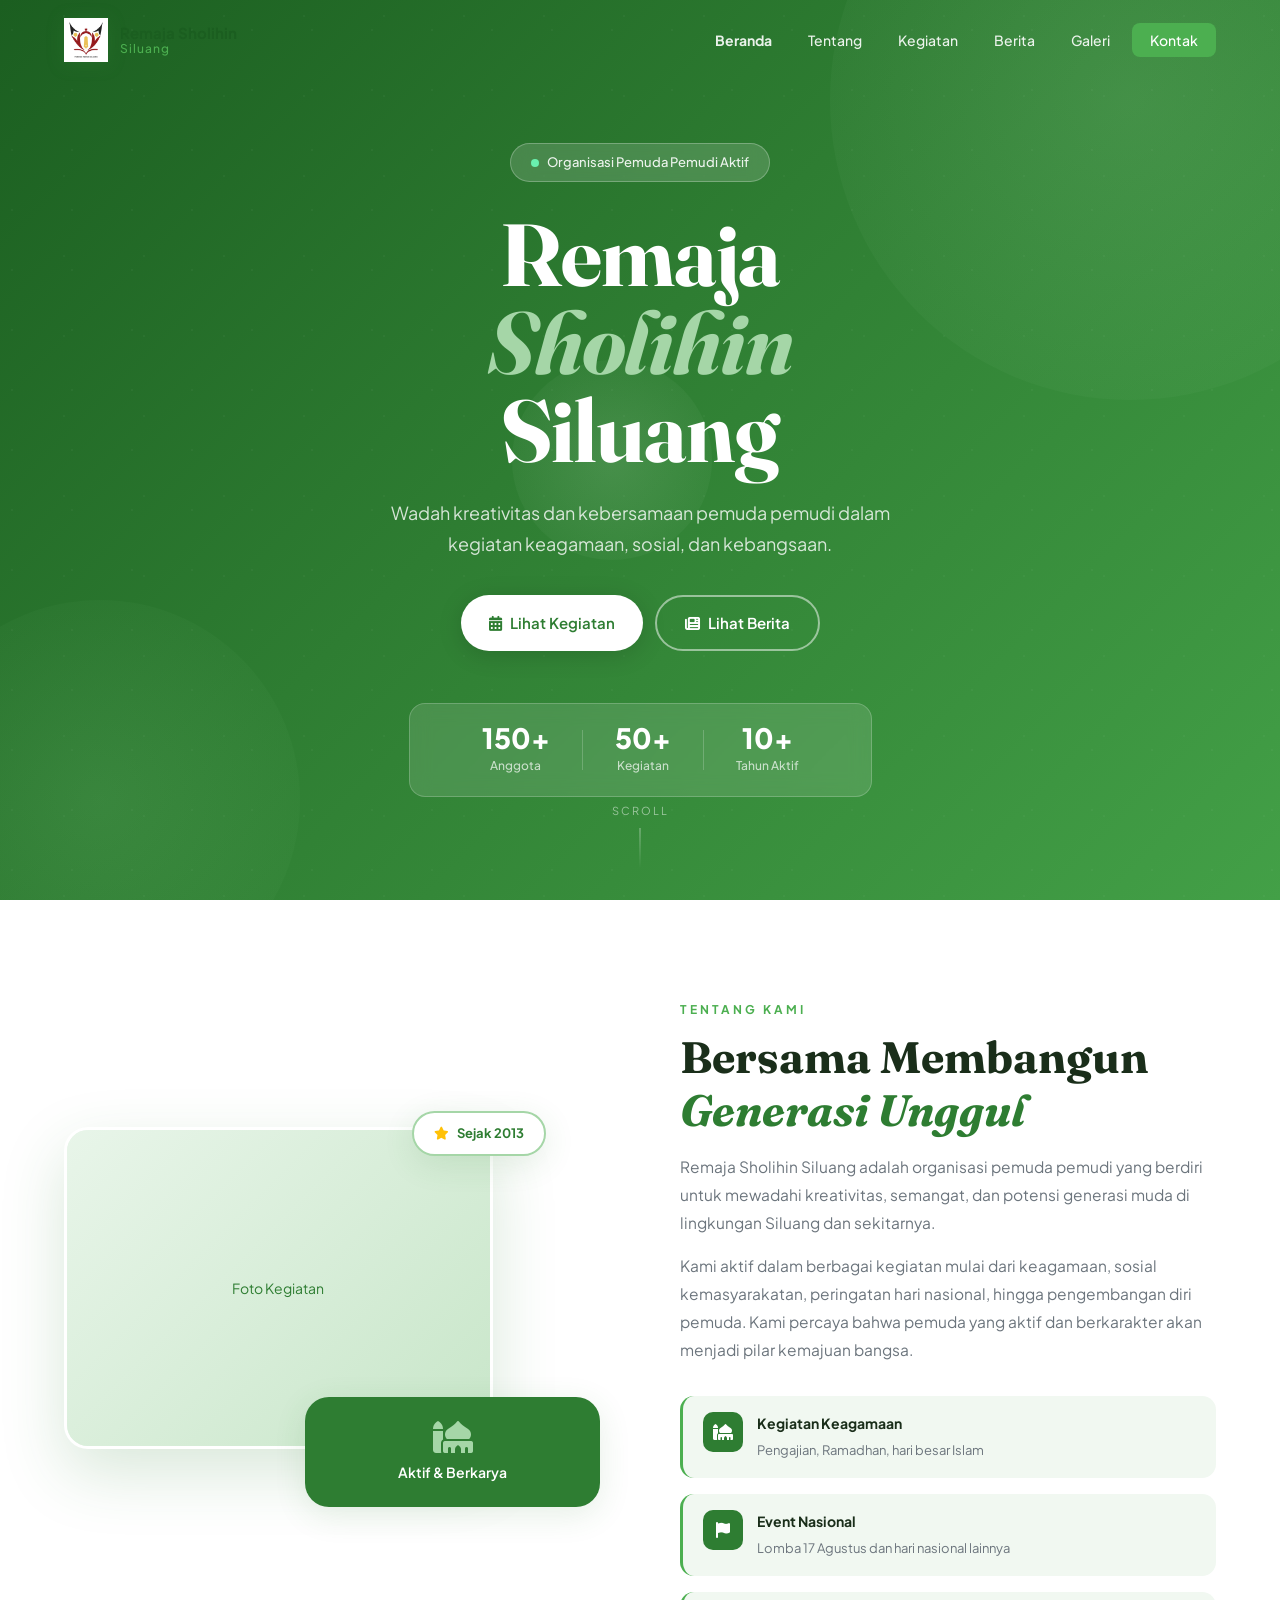
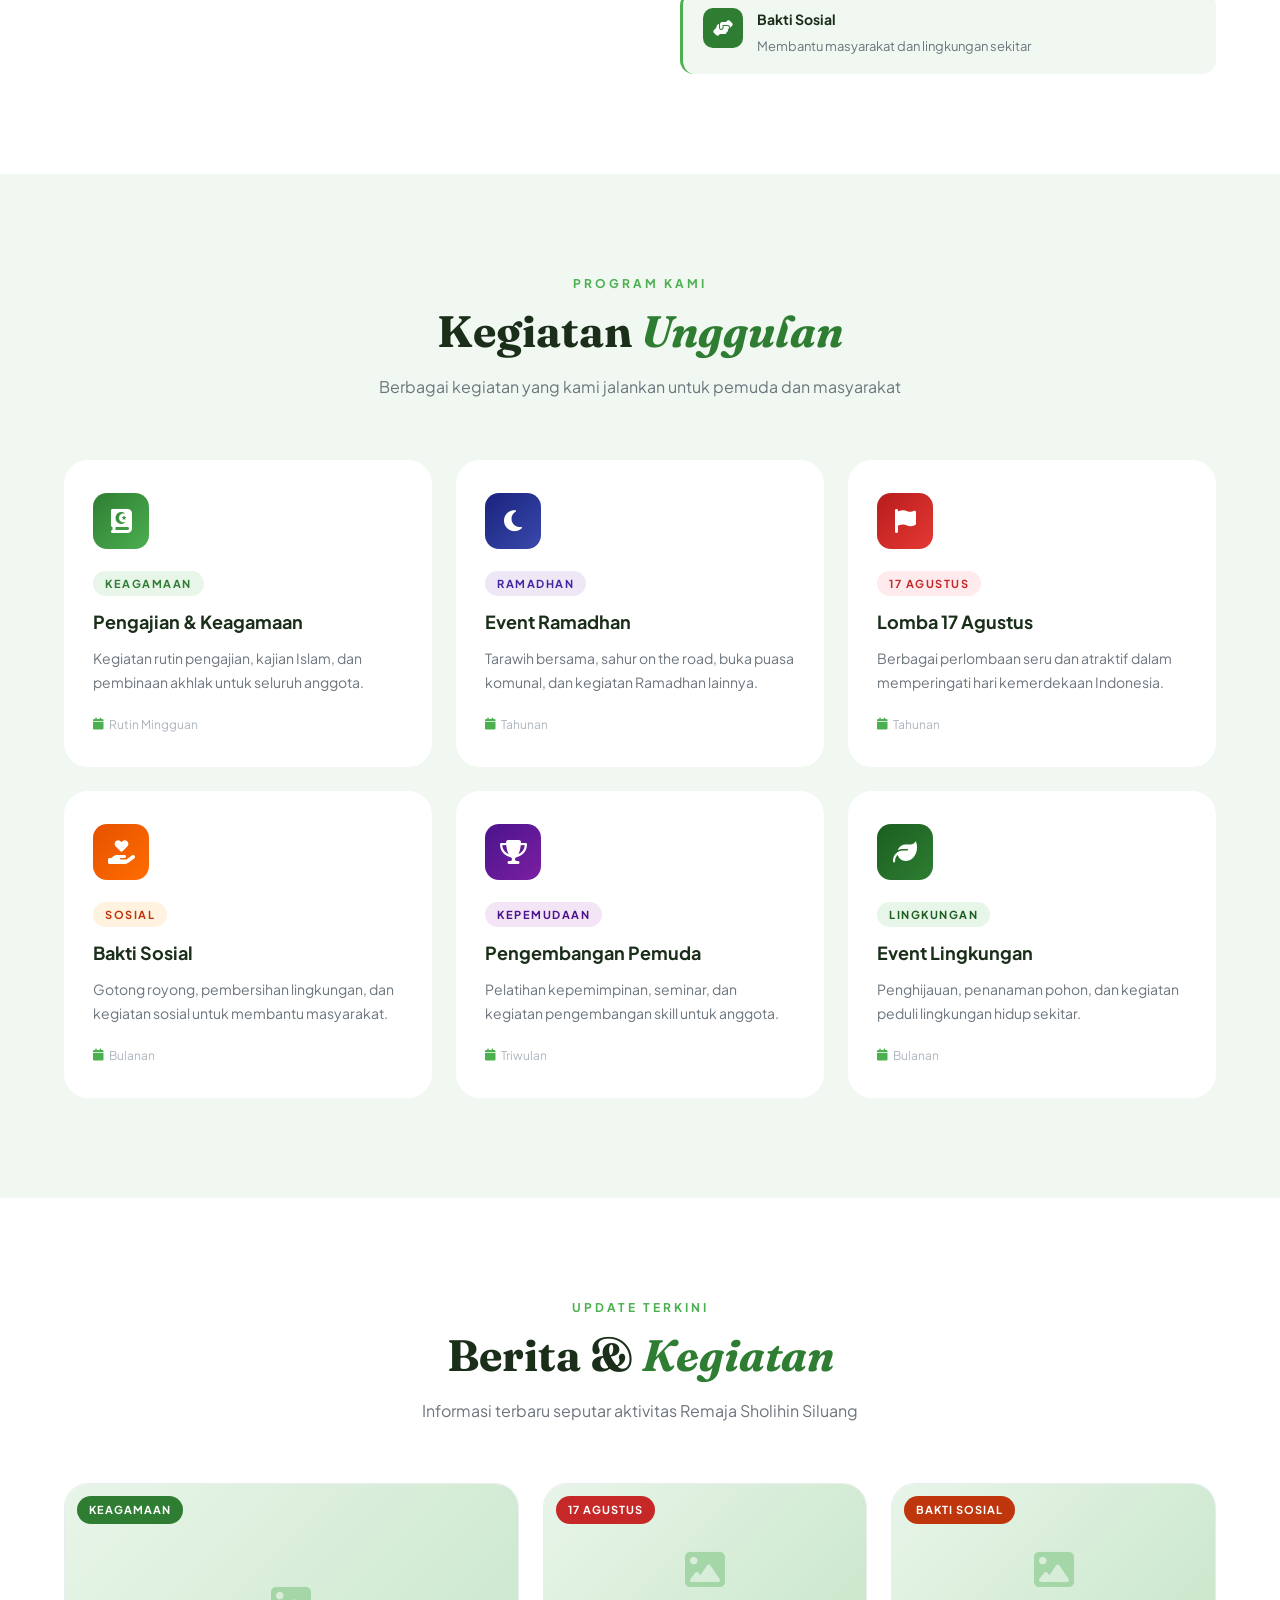
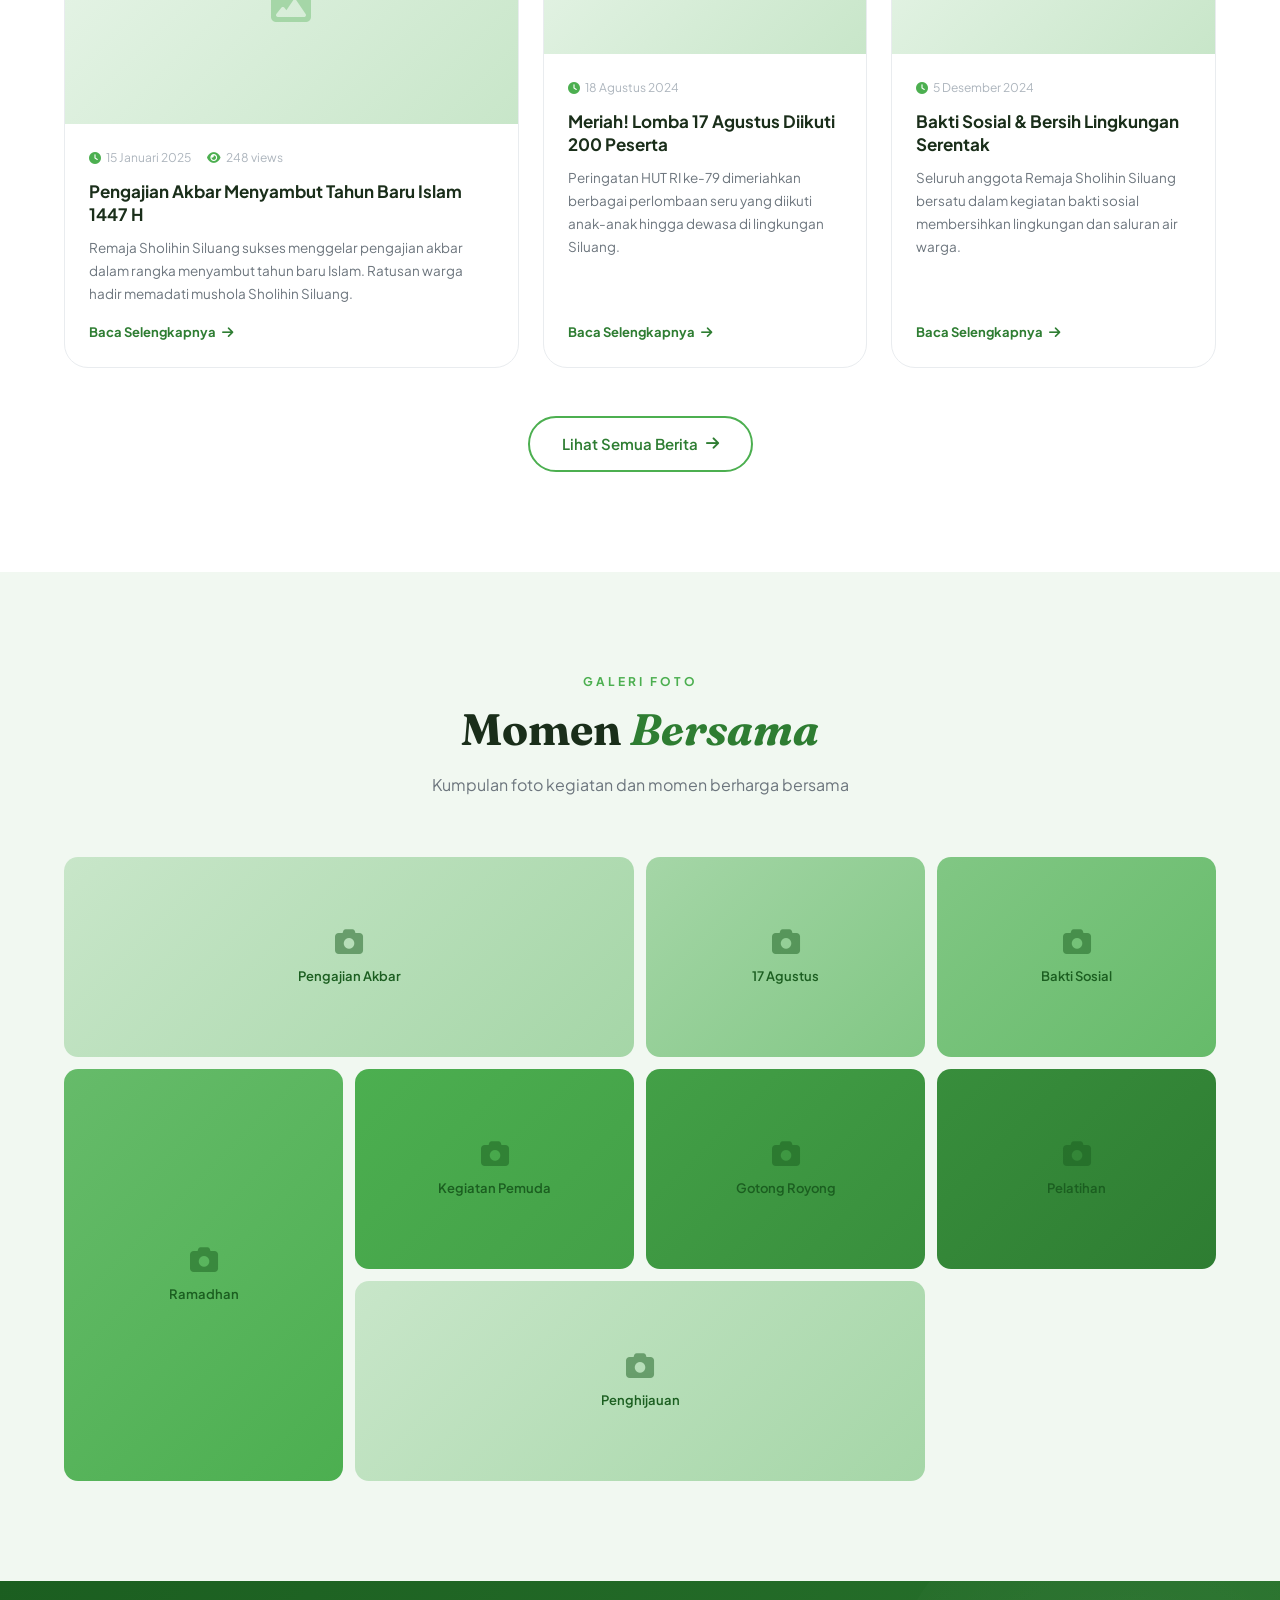
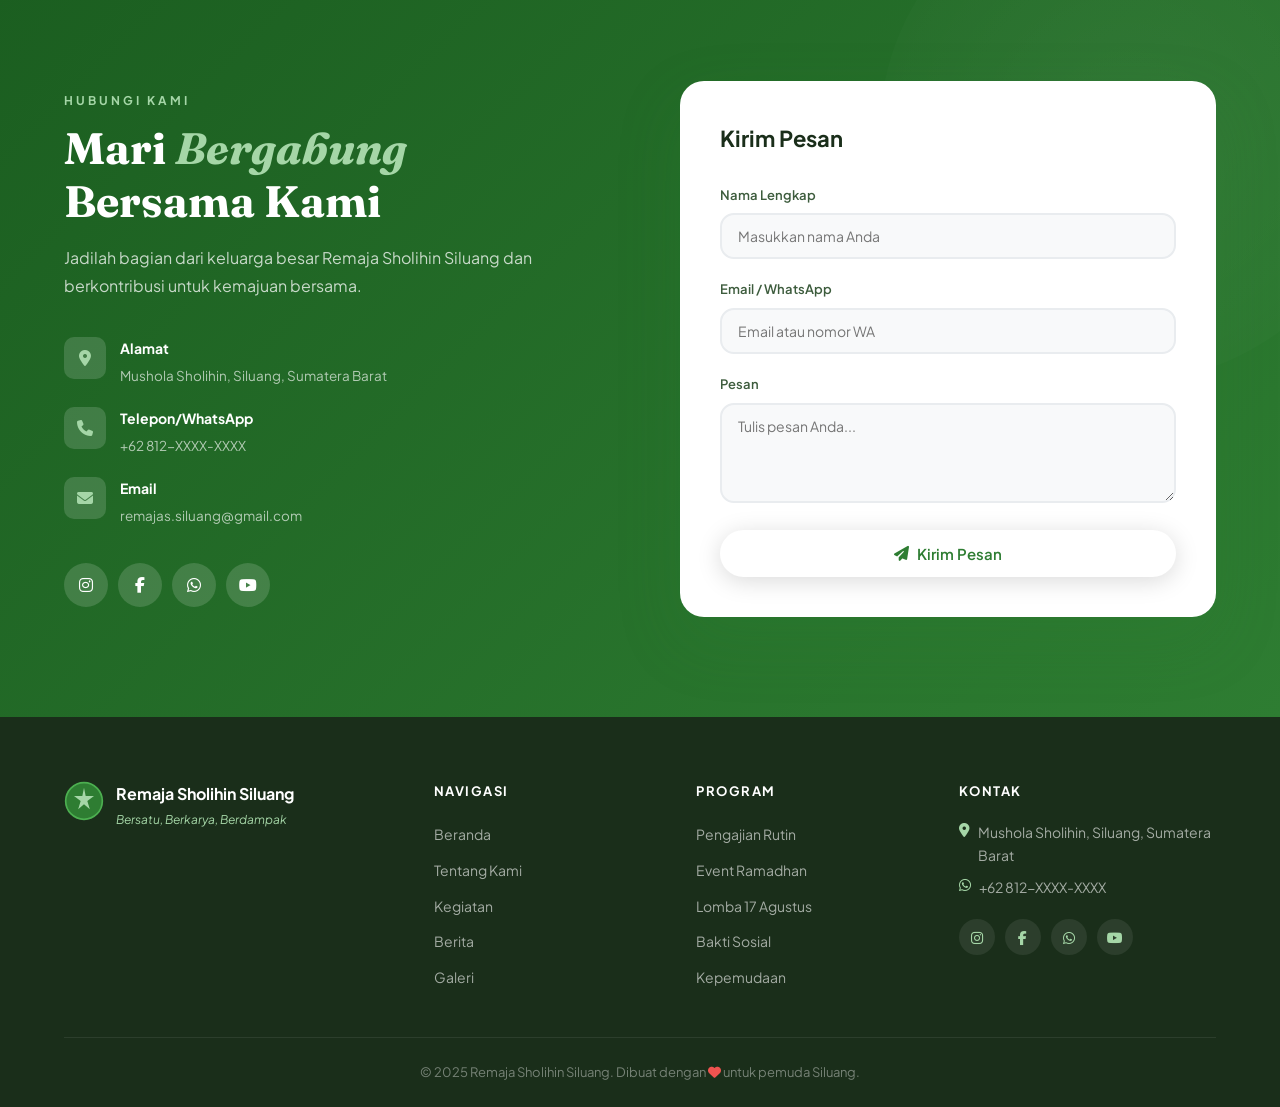
<file: index.html>
<!DOCTYPE html>
<html lang="id">
<head>
  <meta charset="UTF-8" />
  <meta name="viewport" content="width=device-width, initial-scale=1.0" />
  <title>Remaja Sholihin Siluang</title>
  <link rel="stylesheet" href="style.css" />
  <link href="https://fonts.googleapis.com/css2?family=Plus+Jakarta+Sans:wght@300;400;500;600;700;800&family=Fraunces:ital,wght@0,400;0,700;1,400&display=swap" rel="stylesheet" />
  <link rel="stylesheet" href="https://cdnjs.cloudflare.com/ajax/libs/font-awesome/6.5.0/css/all.min.css" />
</head>
<body>

  <!-- NAVBAR -->
  <nav class="navbar" id="navbar">
    <div class="nav-container">
      <div class="nav-brand">
        <div class="nav-logo">
          <img src="asset/logo.webp" alt="Logo KabaRakyat">
        </div>
        <div class="nav-brand-text">
          <span class="brand-main">Remaja Sholihin</span>
          <span class="brand-sub">Siluang</span>
        </div>
      </div>

      <ul class="nav-menu" id="navMenu">
        <li><a href="#beranda" class="nav-link">Beranda</a></li>
        <li><a href="#tentang" class="nav-link">Tentang</a></li>
        <li><a href="#kegiatan" class="nav-link">Kegiatan</a></li>
        <li><a href="#berita" class="nav-link">Berita</a></li>
        <li><a href="#galeri" class="nav-link">Galeri</a></li>
        <li><a href="#kontak" class="nav-link nav-cta">Kontak</a></li>
      </ul>

      <button class="hamburger" id="hamburger" aria-label="Toggle Menu">
        <span></span><span></span><span></span>
      </button>
    </div>
  </nav>

  <!-- HERO -->
  <section class="hero" id="beranda">
    <div class="hero-bg">
      <div class="hero-orb hero-orb-1"></div>
      <div class="hero-orb hero-orb-2"></div>
      <div class="hero-orb hero-orb-3"></div>
      <div class="hero-pattern"></div>
    </div>
    <div class="hero-content">
      <div class="hero-badge reveal">
        <span class="badge-dot"></span>
        Organisasi Pemuda Pemudi Aktif
      </div>
      <h1 class="hero-title reveal">
        Remaja<br/>
        <em>Sholihin</em>
        Siluang
      </h1>
      <p class="hero-sub reveal">
        Wadah kreativitas dan kebersamaan pemuda pemudi dalam kegiatan keagamaan, sosial, dan kebangsaan.
      </p>
      <div class="hero-btns reveal">
        <a href="#kegiatan" class="btn btn-primary">
          <i class="fas fa-calendar-alt"></i> Lihat Kegiatan
        </a>
        <a href="#berita" class="btn btn-outline">
          <i class="fas fa-newspaper"></i> Lihat Berita
        </a>
      </div>
      <div class="hero-stats reveal">
        <div class="stat"><span class="stat-num">150+</span><span class="stat-label">Anggota</span></div>
        <div class="stat-divider"></div>
        <div class="stat"><span class="stat-num">50+</span><span class="stat-label">Kegiatan</span></div>
        <div class="stat-divider"></div>
        <div class="stat"><span class="stat-num">10+</span><span class="stat-label">Tahun Aktif</span></div>
      </div>
    </div>
    <div class="hero-scroll">
      <span>Scroll</span>
      <div class="scroll-line"></div>
    </div>
  </section>

  <!-- TENTANG -->
  <section class="tentang" id="tentang">
    <div class="container">
      <div class="tentang-grid">
        <div class="tentang-visual reveal">
          <div class="visual-card main-card">
            <div class="visual-img-placeholder">
              
              <span>Foto Kegiatan</span>
            </div>
          </div>
          <div class="visual-card accent-card">
            <i class="fas fa-mosque"></i>
            <span>Aktif & Berkarya</span>
          </div>
          <div class="visual-badge">
            <i class="fas fa-star"></i>
            <span>Sejak 2013</span>
          </div>
        </div>
        <div class="tentang-text reveal">
          <div class="section-label">Tentang Kami</div>
          <h2 class="section-title">Bersama Membangun <em>Generasi Unggul</em></h2>
          <p>
            Remaja Sholihin Siluang adalah organisasi pemuda pemudi yang berdiri untuk mewadahi kreativitas, semangat, dan potensi generasi muda di lingkungan Siluang dan sekitarnya.
          </p>
          <p>
            Kami aktif dalam berbagai kegiatan mulai dari keagamaan, sosial kemasyarakatan, peringatan hari nasional, hingga pengembangan diri pemuda. Kami percaya bahwa pemuda yang aktif dan berkarakter akan menjadi pilar kemajuan bangsa.
          </p>
          <div class="tentang-points">
            <div class="point">
              <div class="point-icon"><i class="fas fa-mosque"></i></div>
              <div>
                <strong>Kegiatan Keagamaan</strong>
                <span>Pengajian, Ramadhan, hari besar Islam</span>
              </div>
            </div>
            <div class="point">
              <div class="point-icon"><i class="fas fa-flag"></i></div>
              <div>
                <strong>Event Nasional</strong>
                <span>Lomba 17 Agustus dan hari nasional lainnya</span>
              </div>
            </div>
            <div class="point">
              <div class="point-icon"><i class="fas fa-hands-helping"></i></div>
              <div>
                <strong>Bakti Sosial</strong>
                <span>Membantu masyarakat dan lingkungan sekitar</span>
              </div>
            </div>
          </div>
        </div>
      </div>
    </div>
  </section>

  <!-- KEGIATAN -->
  <section class="kegiatan" id="kegiatan">
    <div class="container">
      <div class="section-header reveal">
        <div class="section-label">Program Kami</div>
        <h2 class="section-title">Kegiatan <em>Unggulan</em></h2>
        <p>Berbagai kegiatan yang kami jalankan untuk pemuda dan masyarakat</p>
      </div>
      <div class="kegiatan-grid">

        <div class="keg-card reveal" data-delay="0">
          <div class="keg-icon"><i class="fas fa-quran"></i></div>
          <div class="keg-tag">Keagamaan</div>
          <h3>Pengajian & Keagamaan</h3>
          <p>Kegiatan rutin pengajian, kajian Islam, dan pembinaan akhlak untuk seluruh anggota.</p>
          <div class="keg-footer">
            <span><i class="fas fa-calendar"></i> Rutin Mingguan</span>
          </div>
        </div>

        <div class="keg-card reveal" data-delay="1">
          <div class="keg-icon moon"><i class="fas fa-moon"></i></div>
          <div class="keg-tag ramadan">Ramadhan</div>
          <h3>Event Ramadhan</h3>
          <p>Tarawih bersama, sahur on the road, buka puasa komunal, dan kegiatan Ramadhan lainnya.</p>
          <div class="keg-footer">
            <span><i class="fas fa-calendar"></i> Tahunan</span>
          </div>
        </div>

        <div class="keg-card reveal" data-delay="2">
          <div class="keg-icon flag"><i class="fas fa-flag"></i></div>
          <div class="keg-tag nasional">17 Agustus</div>
          <h3>Lomba 17 Agustus</h3>
          <p>Berbagai perlombaan seru dan atraktif dalam memperingati hari kemerdekaan Indonesia.</p>
          <div class="keg-footer">
            <span><i class="fas fa-calendar"></i> Tahunan</span>
          </div>
        </div>

        <div class="keg-card reveal" data-delay="3">
          <div class="keg-icon sosial"><i class="fas fa-hand-holding-heart"></i></div>
          <div class="keg-tag sosial-tag">Sosial</div>
          <h3>Bakti Sosial</h3>
          <p>Gotong royong, pembersihan lingkungan, dan kegiatan sosial untuk membantu masyarakat.</p>
          <div class="keg-footer">
            <span><i class="fas fa-calendar"></i> Bulanan</span>
          </div>
        </div>

        <div class="keg-card reveal" data-delay="4">
          <div class="keg-icon pemuda"><i class="fas fa-trophy"></i></div>
          <div class="keg-tag pemuda-tag">Kepemudaan</div>
          <h3>Pengembangan Pemuda</h3>
          <p>Pelatihan kepemimpinan, seminar, dan kegiatan pengembangan skill untuk anggota.</p>
          <div class="keg-footer">
            <span><i class="fas fa-calendar"></i> Triwulan</span>
          </div>
        </div>

        <div class="keg-card reveal" data-delay="5">
          <div class="keg-icon lingkungan"><i class="fas fa-leaf"></i></div>
          <div class="keg-tag lingkungan-tag">Lingkungan</div>
          <h3>Event Lingkungan</h3>
          <p>Penghijauan, penanaman pohon, dan kegiatan peduli lingkungan hidup sekitar.</p>
          <div class="keg-footer">
            <span><i class="fas fa-calendar"></i> Bulanan</span>
          </div>
        </div>

      </div>
    </div>
  </section>

  <!-- BERITA -->
  <section class="berita" id="berita">
    <div class="container">
      <div class="section-header reveal">
        <div class="section-label">Update Terkini</div>
        <h2 class="section-title">Berita & <em>Kegiatan</em></h2>
        <p>Informasi terbaru seputar aktivitas Remaja Sholihin Siluang</p>
      </div>
      <div class="berita-grid">

        <div class="berita-card featured reveal">
          <div class="berita-img">
            <div class="img-placeholder">
              <i class="fas fa-image"></i>
            </div>
            <div class="berita-category">Keagamaan</div>
          </div>
          <div class="berita-body">
            <div class="berita-meta">
              <span><i class="fas fa-clock"></i> 15 Januari 2025</span>
              <span><i class="fas fa-eye"></i> 248 views</span>
            </div>
            <h3>Pengajian Akbar Menyambut Tahun Baru Islam 1447 H</h3>
            <p>Remaja Sholihin Siluang sukses menggelar pengajian akbar dalam rangka menyambut tahun baru Islam. Ratusan warga hadir memadati mushola Sholihin Siluang.</p>
            <a href="#" class="berita-btn">Baca Selengkapnya <i class="fas fa-arrow-right"></i></a>
          </div>
        </div>

        <div class="berita-card reveal">
          <div class="berita-img">
            <div class="img-placeholder">
              <i class="fas fa-image"></i>
            </div>
            <div class="berita-category agustusan">17 Agustus</div>
          </div>
          <div class="berita-body">
            <div class="berita-meta">
              <span><i class="fas fa-clock"></i> 18 Agustus 2024</span>
            </div>
            <h3>Meriah! Lomba 17 Agustus Diikuti 200 Peserta</h3>
            <p>Peringatan HUT RI ke-79 dimeriahkan berbagai perlombaan seru yang diikuti anak-anak hingga dewasa di lingkungan Siluang.</p>
            <a href="#" class="berita-btn">Baca Selengkapnya <i class="fas fa-arrow-right"></i></a>
          </div>
        </div>

        <div class="berita-card reveal">
          <div class="berita-img">
            <div class="img-placeholder">
              <i class="fas fa-image"></i>
            </div>
            <div class="berita-category sosial-cat">Bakti Sosial</div>
          </div>
          <div class="berita-body">
            <div class="berita-meta">
              <span><i class="fas fa-clock"></i> 5 Desember 2024</span>
            </div>
            <h3>Bakti Sosial & Bersih Lingkungan Serentak</h3>
            <p>Seluruh anggota Remaja Sholihin Siluang bersatu dalam kegiatan bakti sosial membersihkan lingkungan dan saluran air warga.</p>
            <a href="#" class="berita-btn">Baca Selengkapnya <i class="fas fa-arrow-right"></i></a>
          </div>
        </div>

      </div>
      <div class="berita-more reveal">
        <a href="#" class="btn btn-outline-green">
          Lihat Semua Berita <i class="fas fa-arrow-right"></i>
        </a>
      </div>
    </div>
  </section>

  <!-- GALERI -->
  <section class="galeri" id="galeri">
    <div class="container">
      <div class="section-header reveal">
        <div class="section-label">Galeri Foto</div>
        <h2 class="section-title">Momen <em>Bersama</em></h2>
        <p>Kumpulan foto kegiatan dan momen berharga bersama</p>
      </div>
      <div class="galeri-grid">
        <div class="galeri-item large reveal"><div class="galeri-placeholder"><i class="fas fa-camera"></i><span>Pengajian Akbar</span></div></div>
        <div class="galeri-item reveal"><div class="galeri-placeholder"><i class="fas fa-camera"></i><span>17 Agustus</span></div></div>
        <div class="galeri-item reveal"><div class="galeri-placeholder"><i class="fas fa-camera"></i><span>Bakti Sosial</span></div></div>
        <div class="galeri-item tall reveal"><div class="galeri-placeholder"><i class="fas fa-camera"></i><span>Ramadhan</span></div></div>
        <div class="galeri-item reveal"><div class="galeri-placeholder"><i class="fas fa-camera"></i><span>Kegiatan Pemuda</span></div></div>
        <div class="galeri-item reveal"><div class="galeri-placeholder"><i class="fas fa-camera"></i><span>Gotong Royong</span></div></div>
        <div class="galeri-item reveal"><div class="galeri-placeholder"><i class="fas fa-camera"></i><span>Pelatihan</span></div></div>
        <div class="galeri-item large reveal"><div class="galeri-placeholder"><i class="fas fa-camera"></i><span>Penghijauan</span></div></div>
      </div>
    </div>
  </section>

  <!-- KONTAK -->
  <section class="kontak" id="kontak">
    <div class="container">
      <div class="kontak-wrapper reveal">
        <div class="kontak-info">
          <div class="section-label light">Hubungi Kami</div>
          <h2 class="section-title light">Mari <em>Bergabung</em> Bersama Kami</h2>
          <p>Jadilah bagian dari keluarga besar Remaja Sholihin Siluang dan berkontribusi untuk kemajuan bersama.</p>
          <div class="kontak-details">
            <div class="kontak-item">
              <div class="kontak-icon"><i class="fas fa-map-marker-alt"></i></div>
              <div>
                <strong>Alamat</strong>
                <span>Mushola Sholihin, Siluang, Sumatera Barat</span>
              </div>
            </div>
            <div class="kontak-item">
              <div class="kontak-icon"><i class="fas fa-phone"></i></div>
              <div>
                <strong>Telepon/WhatsApp</strong>
                <span>+62 812-XXXX-XXXX</span>
              </div>
            </div>
            <div class="kontak-item">
              <div class="kontak-icon"><i class="fas fa-envelope"></i></div>
              <div>
                <strong>Email</strong>
                <span>remajas.siluang@gmail.com</span>
              </div>
            </div>
          </div>
          <div class="sosmed">
            <a href="#" class="sosmed-btn" aria-label="Instagram"><i class="fab fa-instagram"></i></a>
            <a href="#" class="sosmed-btn" aria-label="Facebook"><i class="fab fa-facebook-f"></i></a>
            <a href="#" class="sosmed-btn" aria-label="WhatsApp"><i class="fab fa-whatsapp"></i></a>
            <a href="#" class="sosmed-btn" aria-label="YouTube"><i class="fab fa-youtube"></i></a>
          </div>
        </div>
        <div class="kontak-form-wrap">
          <form class="kontak-form" id="kontakForm">
            <h3>Kirim Pesan</h3>
            <div class="form-group">
              <label>Nama Lengkap</label>
              <input type="text" placeholder="Masukkan nama Anda" required />
            </div>
            <div class="form-group">
              <label>Email / WhatsApp</label>
              <input type="text" placeholder="Email atau nomor WA" required />
            </div>
            <div class="form-group">
              <label>Pesan</label>
              <textarea placeholder="Tulis pesan Anda..." rows="4" required></textarea>
            </div>
            <button type="submit" class="btn btn-primary full">
              <i class="fas fa-paper-plane"></i> Kirim Pesan
            </button>
          </form>
        </div>
      </div>
    </div>
  </section>

  <!-- FOOTER -->
  <footer class="footer">
    <div class="container">
      <div class="footer-grid">
        <div class="footer-brand">
          <div class="nav-logo">
            <svg viewBox="0 0 48 48" fill="none" xmlns="http://www.w3.org/2000/svg">
              <circle cx="24" cy="24" r="22" fill="#2E7D32" stroke="#4CAF50" stroke-width="2"/>
              <path d="M24 8 L26 18 L36 18 L28 24 L31 34 L24 28 L17 34 L20 24 L12 18 L22 18 Z" fill="#A5D6A7"/>
            </svg>
          </div>
          <div>
            <div class="footer-name">Remaja Sholihin Siluang</div>
            <div class="footer-tagline">Bersatu, Berkarya, Berdampak</div>
          </div>
        </div>
        <div class="footer-links">
          <h4>Navigasi</h4>
          <ul>
            <li><a href="#beranda">Beranda</a></li>
            <li><a href="#tentang">Tentang Kami</a></li>
            <li><a href="#kegiatan">Kegiatan</a></li>
            <li><a href="#berita">Berita</a></li>
            <li><a href="#galeri">Galeri</a></li>
          </ul>
        </div>
        <div class="footer-links">
          <h4>Program</h4>
          <ul>
            <li><a href="#">Pengajian Rutin</a></li>
            <li><a href="#">Event Ramadhan</a></li>
            <li><a href="#">Lomba 17 Agustus</a></li>
            <li><a href="#">Bakti Sosial</a></li>
            <li><a href="#">Kepemudaan</a></li>
          </ul>
        </div>
        <div class="footer-contact">
          <h4>Kontak</h4>
          <p><i class="fas fa-map-marker-alt"></i> Mushola Sholihin, Siluang, Sumatera Barat</p>
          <p><i class="fab fa-whatsapp"></i> +62 812-XXXX-XXXX</p>
          <div class="footer-sosmed">
            <a href="#"><i class="fab fa-instagram"></i></a>
            <a href="#"><i class="fab fa-facebook-f"></i></a>
            <a href="#"><i class="fab fa-whatsapp"></i></a>
            <a href="#"><i class="fab fa-youtube"></i></a>
          </div>
        </div>
      </div>
      <div class="footer-bottom">
        <p>© 2025 Remaja Sholihin Siluang. Dibuat dengan <i class="fas fa-heart"></i> untuk pemuda Siluang.</p>
      </div>
    </div>
  </footer>

  <!-- Back to Top -->
  <button class="back-to-top" id="backToTop" aria-label="Back to top">
    <i class="fas fa-arrow-up"></i>
  </button>

  <script src="script.js"></script>
</body>
</html>
</file>
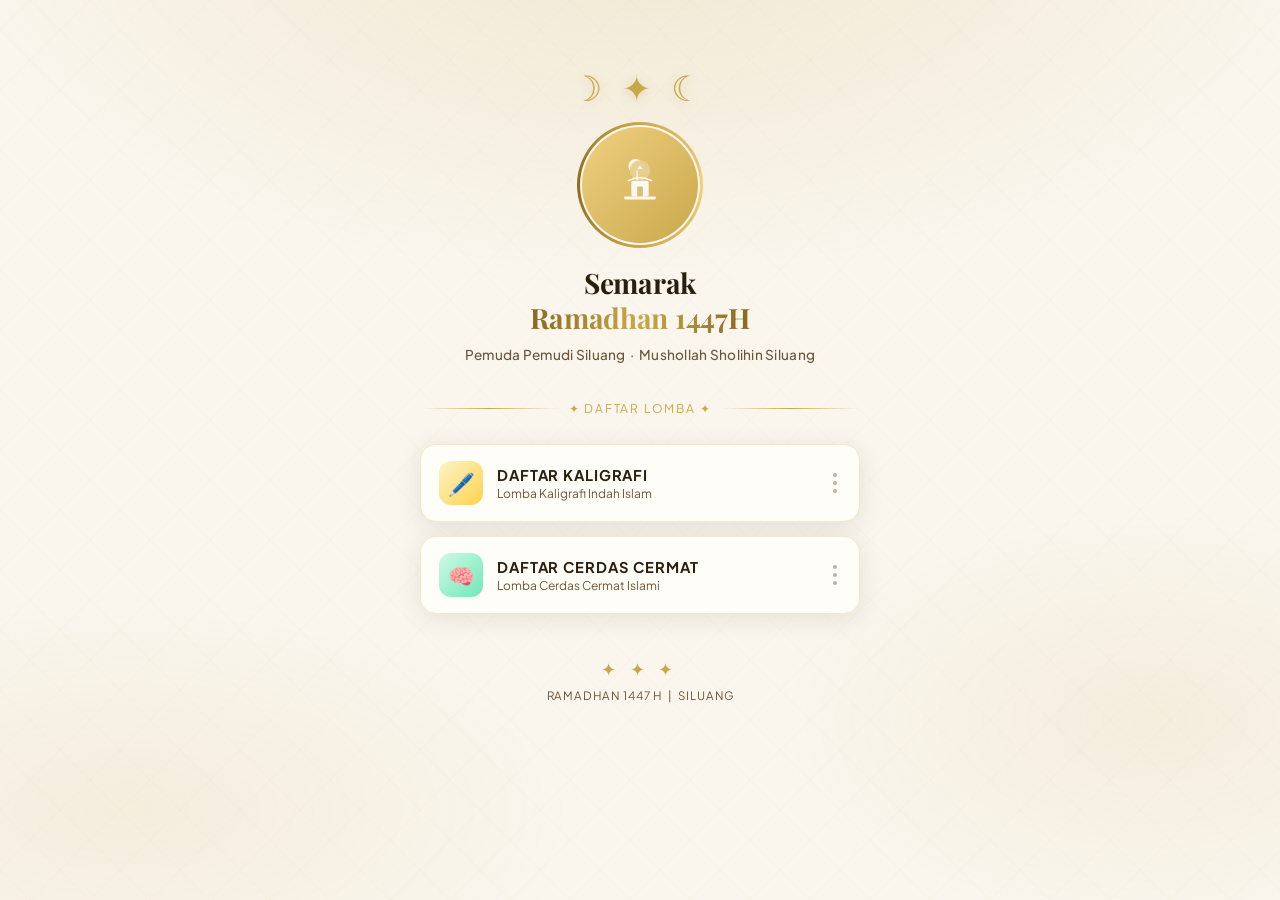
<file: bio/index.html>
<!DOCTYPE html>
<html lang="id">
<head>
  <meta charset="UTF-8" />
  <meta name="viewport" content="width=device-width, initial-scale=1.0"/>
  <title>Semarak Ramadhan 1447H</title>
  <link href="https://fonts.googleapis.com/css2?family=Playfair+Display:wght@600;700&family=Plus+Jakarta+Sans:wght@400;500;600&display=swap" rel="stylesheet"/>
  <style>
    *, *::before, *::after { box-sizing: border-box; margin: 0; padding: 0; }

    :root {
      --gold:      #c9a84c;
      --gold-light:#f0d080;
      --gold-dark: #8a6820;
      --cream:     #faf6ee;
      --paper:     #f2ead8;
      --ink:       #2a1f0e;
      --ink-soft:  #6b5637;
      --card-bg:   #fffdf7;
      --shadow:    0 4px 24px rgba(42,31,14,.10);
      --shadow-hover: 0 10px 36px rgba(42,31,14,.18);
    }

    body {
      min-height: 100vh;
      background: var(--cream);
      font-family: 'Plus Jakarta Sans', sans-serif;
      color: var(--ink);
      display: flex;
      flex-direction: column;
      align-items: center;
      justify-content: flex-start;
      overflow-x: hidden;
    }

    /* ── geometric background ── */
    body::before {
      content: '';
      position: fixed; inset: 0;
      background:
        radial-gradient(ellipse 80% 60% at 50% -10%, rgba(201,168,76,.18) 0%, transparent 70%),
        radial-gradient(ellipse 60% 40% at 10%  90%, rgba(201,168,76,.10) 0%, transparent 60%),
        radial-gradient(ellipse 50% 40% at 90%  80%, rgba(201,168,76,.10) 0%, transparent 60%);
      pointer-events: none;
      z-index: 0;
    }

    /* subtle pattern overlay */
    body::after {
      content: '';
      position: fixed; inset: 0;
      background-image: url("data:image/svg+xml,%3Csvg width='60' height='60' viewBox='0 0 60 60' xmlns='http://www.w3.org/2000/svg'%3E%3Cg fill='none' stroke='%23c9a84c' stroke-width='.3' opacity='.2'%3E%3Cpath d='M30 0 L60 30 L30 60 L0 30 Z'/%3E%3C/g%3E%3C/svg%3E");
      pointer-events: none;
      z-index: 0;
    }

    /* ── page wrapper ── */
    .page {
      position: relative;
      z-index: 1;
      width: 100%;
      max-width: 440px;
      padding: 48px 20px 60px;
      display: flex;
      flex-direction: column;
      align-items: center;
      gap: 0;
      opacity: 0;
      animation: fadeUp .7s ease forwards;
    }

    @keyframes fadeUp {
      from { opacity: 0; transform: translateY(24px); }
      to   { opacity: 1; transform: translateY(0); }
    }

    /* ── crescent + star ornament ── */
    .ornament {
      font-size: 2.2rem;
      letter-spacing: .2em;
      color: var(--gold);
      margin-bottom: 18px;
      animation: fadeUp .7s .1s ease both;
      text-shadow: 0 2px 12px rgba(201,168,76,.4);
    }

    /* ── avatar ── */
    .avatar-wrap {
      position: relative;
      width: 116px;
      height: 116px;
      margin-bottom: 22px;
      animation: fadeUp .7s .15s ease both;
    }

    .avatar-ring {
      position: absolute; inset: -5px;
      border-radius: 50%;
      background: conic-gradient(
        var(--gold) 0deg,
        var(--gold-light) 90deg,
        var(--gold) 180deg,
        var(--gold-dark) 270deg,
        var(--gold) 360deg
      );
      animation: spin 8s linear infinite;
    }

    @keyframes spin { to { transform: rotate(360deg); } }

    .avatar-ring::after {
      content: '';
      position: absolute; inset: 3px;
      background: var(--cream);
      border-radius: 50%;
    }

    .avatar {
      position: relative;
      z-index: 1;
      width: 116px;
      height: 116px;
      border-radius: 50%;
      overflow: hidden;
      display: flex;
      align-items: center;
      justify-content: center;
      background: linear-gradient(135deg, #f0d080 0%, #c9a84c 100%);
    }

    /* crescent-moon SVG as profile placeholder */
    .avatar svg { width: 58px; height: 58px; }

    /* ── headings ── */
    .title {
      font-family: 'Playfair Display', serif;
      font-size: clamp(1.45rem, 5vw, 1.75rem);
      font-weight: 700;
      text-align: center;
      color: var(--ink);
      line-height: 1.25;
      letter-spacing: -.01em;
      margin-bottom: 10px;
      animation: fadeUp .7s .2s ease both;
    }

    .title em {
      display: block;
      font-style: normal;
      background: linear-gradient(90deg, var(--gold-dark), var(--gold), var(--gold-dark));
      -webkit-background-clip: text;
      -webkit-text-fill-color: transparent;
      background-clip: text;
    }

    .subtitle {
      font-size: .85rem;
      font-weight: 500;
      color: var(--ink-soft);
      text-align: center;
      letter-spacing: .02em;
      line-height: 1.5;
      padding: 0 8px;
      margin-bottom: 36px;
      animation: fadeUp .7s .25s ease both;
    }

    /* ── divider ── */
    .divider {
      width: 100%;
      display: flex;
      align-items: center;
      gap: 10px;
      margin-bottom: 28px;
      animation: fadeUp .7s .3s ease both;
    }
    .divider::before, .divider::after {
      content: ''; flex: 1;
      height: 1px;
      background: linear-gradient(90deg, transparent, var(--gold), transparent);
    }
    .divider span { font-size: .75rem; color: var(--gold); letter-spacing: .15em; white-space: nowrap; }

    /* ── link cards ── */
    .links {
      width: 100%;
      display: flex;
      flex-direction: column;
      gap: 14px;
    }

    .link-card {
      display: flex;
      align-items: center;
      gap: 14px;
      background: var(--card-bg);
      border: 1px solid rgba(201,168,76,.25);
      border-radius: 16px;
      padding: 16px 18px;
      text-decoration: none;
      color: var(--ink);
      box-shadow: var(--shadow);
      cursor: pointer;
      transition: transform .22s cubic-bezier(.34,1.56,.64,1),
                  box-shadow .22s ease,
                  border-color .22s ease;
      opacity: 0;
      position: relative;
      overflow: hidden;
    }

    .link-card::before {
      content: '';
      position: absolute; inset: 0;
      background: linear-gradient(120deg, rgba(201,168,76,.06) 0%, transparent 60%);
      opacity: 0;
      transition: opacity .3s;
    }

    .link-card:hover::before { opacity: 1; }

    .link-card:hover {
      transform: translateY(-4px) scale(1.012);
      box-shadow: var(--shadow-hover);
      border-color: rgba(201,168,76,.55);
    }

    .link-card:active {
      transform: translateY(-1px) scale(1.005);
    }

    /* staggered entrance */
    .link-card:nth-child(1) { animation: fadeUp .6s .35s ease forwards; }
    .link-card:nth-child(2) { animation: fadeUp .6s .45s ease forwards; }
    .link-card:nth-child(3) { animation: fadeUp .6s .55s ease forwards; }

    .card-icon {
      width: 44px; height: 44px;
      border-radius: 12px;
      display: flex; align-items: center; justify-content: center;
      font-size: 1.35rem;
      flex-shrink: 0;
    }
    .card-icon.kaligrafi {
      background: linear-gradient(135deg, #fef3c7, #fcd34d);
    }
    .card-icon.cermat {
      background: linear-gradient(135deg, #d1fae5, #6ee7b7);
    }

    .card-text {
      flex: 1;
      min-width: 0;
    }
    .card-title {
      font-size: .92rem;
      font-weight: 700;
      letter-spacing: .06em;
      text-transform: uppercase;
      color: var(--ink);
      white-space: nowrap;
      overflow: hidden;
      text-overflow: ellipsis;
    }
    .card-desc {
      font-size: .75rem;
      color: var(--ink-soft);
      margin-top: 2px;
      white-space: nowrap;
      overflow: hidden;
      text-overflow: ellipsis;
    }

    .card-dots {
      display: flex;
      flex-direction: column;
      gap: 4px;
      padding: 4px;
      opacity: .45;
      flex-shrink: 0;
      transition: opacity .2s;
    }
    .link-card:hover .card-dots { opacity: .85; }
    .dot {
      width: 4px; height: 4px;
      border-radius: 50%;
      background: var(--ink-soft);
    }

    /* ── footer ── */
    .footer {
      margin-top: 44px;
      text-align: center;
      animation: fadeUp .7s .6s ease both;
      opacity: 0;
    }
    .footer-ornament {
      font-size: 1.1rem;
      color: var(--gold);
      letter-spacing: .3em;
      display: block;
      margin-bottom: 8px;
    }
    .footer-text {
      font-size: .72rem;
      color: var(--ink-soft);
      letter-spacing: .08em;
      text-transform: uppercase;
    }

    /* ── responsive ── */
    @media (min-width: 500px) {
      .page { padding: 56px 24px 72px; }
    }
    @media (min-width: 768px) {
      .page { padding: 64px 0 80px; }
    }
  </style>
</head>
<body>

<main class="page">

  <!-- ornament -->
  <div class="ornament">☽ ✦ ☾</div>

  <!-- avatar -->
  <div class="avatar-wrap">
    <div class="avatar-ring"></div>
    <div class="avatar">
      <!-- mosque + crescent placeholder -->
      <svg viewBox="0 0 80 80" fill="none" xmlns="http://www.w3.org/2000/svg">
        <circle cx="40" cy="20" r="14" fill="rgba(255,255,255,.25)"/>
        <path d="M26 20 A14 14 0 0 1 40 6 A10 10 0 0 0 26 20Z" fill="white" opacity=".85"/>
        <rect x="28" y="34" width="24" height="22" rx="3" fill="white" opacity=".9"/>
        <rect x="36" y="42" width="8" height="14" rx="2" fill="rgba(201,168,76,.7)"/>
        <path d="M24 34 Q40 26 56 34" stroke="white" stroke-width="2" fill="none" stroke-linecap="round"/>
        <rect x="18" y="56" width="44" height="4" rx="2" fill="white" opacity=".9"/>
        <rect x="35" y="20" width="2" height="14" fill="white" opacity=".7"/>
        <polygon points="36,18 40,13 44,18" fill="white" opacity=".85"/>
      </svg>
    </div>
  </div>

  <!-- title -->
  <h1 class="title">
    Semarak<br/>
    <em>Ramadhan 1447H</em>
  </h1>

  <!-- subtitle -->
  <p class="subtitle">Pemuda Pemudi Siluang &nbsp;·&nbsp; Mushollah Sholihin Siluang</p>

  <!-- divider -->
  <div class="divider"><span>✦ DAFTAR LOMBA ✦</span></div>

  <!-- links -->
  <div class="links">

    <a href="https://docs.google.com/forms/d/e/1FAIpQLSctTCEGsk7NyU6srxAIQyud0c9v6Acriq3R5Qu88pCCXODWlw/viewform" class="link-card" onclick="handleClick(event, 'kaligrafi')">
      <div class="card-icon kaligrafi">🖊️</div>
      <div class="card-text">
        <div class="card-title">Daftar Kaligrafi</div>
        <div class="card-desc">Lomba Kaligrafi Indah Islam</div>
      </div>
      <div class="card-dots">
        <div class="dot"></div>
        <div class="dot"></div>
        <div class="dot"></div>
      </div>
    </a>

    <a href="https://docs.google.com/forms/d/e/1FAIpQLSd4HvsO0LSwop69weYuRQvfXBkS9VLbebuSJFQ0DtDvD0IVnQ/viewform" class="link-card" onclick="handleClick(event, 'cermat')">
      <div class="card-icon cermat">🧠</div>
      <div class="card-text">
        <div class="card-title">Daftar Cerdas Cermat</div>
        <div class="card-desc">Lomba Cerdas Cermat Islami</div>
      </div>
      <div class="card-dots">
        <div class="dot"></div>
        <div class="dot"></div>
        <div class="dot"></div>
      </div>
    </a>

  </div>

  <!-- footer -->
  <div class="footer">
    <span class="footer-ornament">✦ ✦ ✦</span>
    <p class="footer-text">Ramadhan 1447 H &nbsp;|&nbsp; Siluang</p>
  </div>

</main>

<script>
  function handleClick(e, type) {
    e.preventDefault();
    const urls = {
      kaligrafi: 'https://docs.google.com/forms/d/e/1FAIpQLSctTCEGsk7NyU6srxAIQyud0c9v6Acriq3R5Qu88pCCXODWlw/viewform',
      cermat: 'https://docs.google.com/forms/d/e/1FAIpQLSd4HvsO0LSwop69weYuRQvfXBkS9VLbebuSJFQ0DtDvD0IVnQ/viewform'
    };
    // replace '#' with actual form URLs when ready
    const url = urls[type];
    if (url && url !== '#') {
      window.open(url, '_blank');
    } else {
      // visual pulse feedback
      const card = e.currentTarget;
      card.style.transition = 'transform .1s';
      card.style.transform = 'scale(.98)';
      setTimeout(() => {
        card.style.transition = 'transform .22s cubic-bezier(.34,1.56,.64,1), box-shadow .22s ease, border-color .22s ease';
        card.style.transform = '';
      }, 120);
    }
  }
</script>

</body>
</html>
</file>
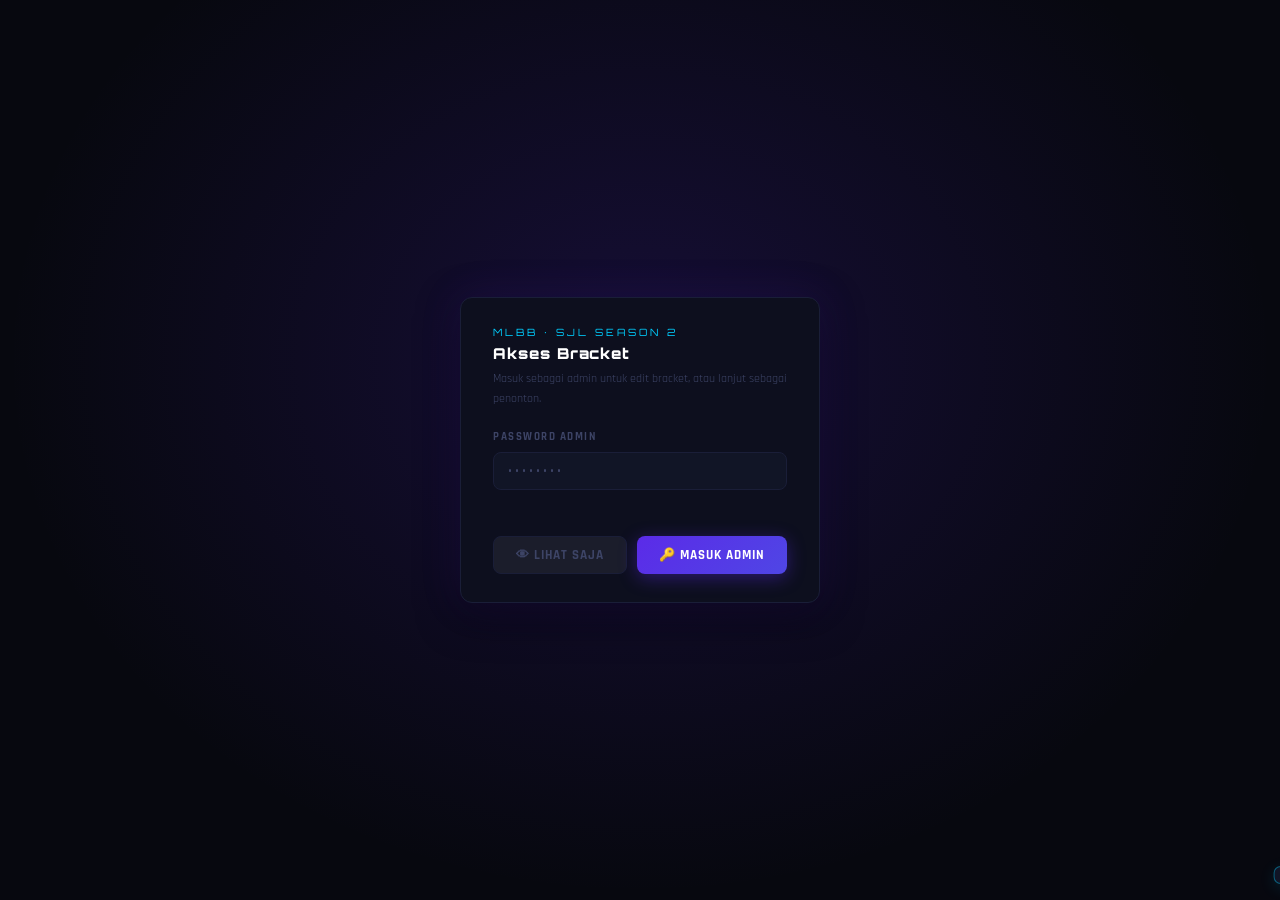
<file: brckt/index.html>
<!DOCTYPE html>
<html lang="id">
<head>
<meta charset="UTF-8">
<meta name="viewport" content="width=device-width, initial-scale=1.0">
<title>MLBB SJL Season 2 — Bracket</title>
<link href="https://fonts.googleapis.com/css2?family=Rajdhani:wght@500;600;700&family=Orbitron:wght@700;900&display=swap" rel="stylesheet">
<style>
*,*::before,*::after{box-sizing:border-box;margin:0;padding:0}
html,body{width:100%;height:100%;background:#07080f;color:#d4d8f0;font-family:'Rajdhani',sans-serif}
body{overflow:hidden;display:flex;flex-direction:column}

:root{
  --bg:#07080f;--panel:#0d0f1e;--card:#111526;--border:#1a1e38;
  --accent:#5b2be8;--neon:#00cfff;--gold:#f5c400;
  --win:#00e87a;--lose:#ff3d5a;--muted:#3d4466;--txt:#d4d8f0;
  --cw:182px;--ch:72px;
}

/* ── OVERLAY SCREENS ─────────────────────────────── */
.screen{
  position:fixed;inset:0;display:flex;align-items:center;justify-content:center;
  background:radial-gradient(ellipse at 50% 40%,rgba(91,43,232,.18),transparent 70%),var(--bg);
  z-index:200;
}
.screen.hidden{display:none}

.box{
  background:var(--panel);border:1px solid var(--border);border-radius:16px;
  padding:36px 40px;width:500px;max-width:92vw;
  box-shadow:0 0 60px rgba(91,43,232,.2),0 20px 60px rgba(0,0,0,.55);
}
.box-sm{
  background:var(--panel);border:1px solid var(--border);border-radius:12px;
  padding:28px 32px;width:360px;max-width:90vw;
  box-shadow:0 0 40px rgba(91,43,232,.15),0 12px 40px rgba(0,0,0,.5);
}
.chip{font-family:'Orbitron',sans-serif;font-size:10px;letter-spacing:3px;color:var(--neon);margin-bottom:6px}
.ttl{font-family:'Orbitron',sans-serif;font-size:20px;font-weight:900;color:#fff;letter-spacing:1px;margin-bottom:24px}
.ttl span{color:var(--gold)}
.ttl-sm{font-family:'Orbitron',sans-serif;font-size:15px;font-weight:900;color:#fff;letter-spacing:1px;margin-bottom:6px}
.sub{font-size:12px;color:var(--muted);margin-bottom:22px;line-height:1.6}

.field{margin-bottom:18px}
.lbl{display:block;font-size:11px;font-weight:700;letter-spacing:1.5px;color:var(--muted);
  text-transform:uppercase;margin-bottom:8px}
.lbl-row{display:flex;justify-content:space-between;align-items:center}
.lbl-row span{color:var(--txt);font-weight:600;letter-spacing:0;font-size:12px;text-transform:none}

.inp{
  background:var(--card);border:1px solid var(--border);border-radius:8px;
  color:#fff;font-family:'Rajdhani',sans-serif;font-size:14px;font-weight:600;
  padding:9px 14px;outline:none;width:100%;transition:border-color .2s,box-shadow .2s;
}
.inp:focus{border-color:var(--neon);box-shadow:0 0 14px rgba(0,207,255,.18)}
.inp::placeholder{color:var(--muted)}
.inp-num{width:88px;font-family:'Orbitron',sans-serif;font-size:22px;font-weight:900;text-align:center;padding:9px 6px}
.inp-pw{letter-spacing:3px}

.num-row{display:flex;gap:12px;align-items:center}
.num-hint{font-size:12px;color:var(--muted);line-height:1.6}
.num-hint strong{color:var(--neon)}

/* teams grid */
.tgrid{
  display:grid;grid-template-columns:1fr 1fr;gap:6px;
  max-height:240px;overflow-y:auto;padding-right:4px;
}
.tgrid::-webkit-scrollbar{width:4px}
.tgrid::-webkit-scrollbar-track{background:var(--bg)}
.tgrid::-webkit-scrollbar-thumb{background:var(--accent);border-radius:2px}
.t-wrap{display:flex;align-items:center;gap:6px}
.t-num{font-size:10px;color:var(--muted);font-weight:700;width:20px;text-align:right;flex-shrink:0}
.t-inp{
  flex:1;background:var(--card);border:1px solid var(--border);border-radius:6px;
  color:var(--txt);font-family:'Rajdhani',sans-serif;font-size:12.5px;font-weight:600;
  padding:5px 9px;outline:none;transition:border-color .2s;
}
.t-inp:focus{border-color:rgba(91,43,232,.7);color:#fff}
.t-inp::placeholder{color:var(--muted)}

/* buttons */
.btn-row{display:flex;gap:10px;margin-top:22px}
.btn{
  font-family:'Rajdhani',sans-serif;font-weight:700;font-size:13px;
  letter-spacing:1px;text-transform:uppercase;
  padding:10px 22px;border-radius:8px;border:none;cursor:pointer;transition:.18s;
}
.btn-primary{
  flex:1;background:linear-gradient(135deg,var(--accent),#4f46e5);color:#fff;
  box-shadow:0 4px 18px rgba(91,43,232,.4);
}
.btn-primary:hover{transform:translateY(-1px);box-shadow:0 6px 26px rgba(91,43,232,.55)}
.btn-ghost{background:rgba(255,255,255,.06);color:var(--muted);border:1px solid var(--border)}
.btn-ghost:hover{color:var(--txt);border-color:rgba(255,255,255,.15)}

.err{font-size:12px;color:var(--lose);margin-top:8px;min-height:16px}

/* ── APP HEADER ──────────────────────────────────── */
#app{display:none;flex-direction:column;width:100%;height:100%;overflow:hidden}
.hdr{
  flex-shrink:0;display:flex;align-items:center;padding:8px 16px;
  background:var(--panel);border-bottom:1px solid var(--border);gap:10px;
}
.hdr-title{font-family:'Orbitron',sans-serif;font-size:11px;letter-spacing:2px;color:#fff;white-space:nowrap}
.hdr-title span{color:var(--neon)}
.hdr-info{font-size:12px;color:var(--muted);flex:1;padding-left:14px}
.hdr-info strong{color:var(--txt)}
.hdr-btns{display:flex;gap:7px;flex-shrink:0}
.hbtn{
  font-family:'Rajdhani',sans-serif;font-weight:700;font-size:11px;
  letter-spacing:.8px;text-transform:uppercase;
  padding:5px 12px;border-radius:6px;border:none;cursor:pointer;transition:.18s;
}
.hbtn-dim{background:rgba(91,43,232,.15);color:#9080cc;border:1px solid rgba(91,43,232,.3)}
.hbtn-dim:hover{background:rgba(91,43,232,.28);color:#c0a8ff}
.hbtn-red{background:rgba(255,61,90,.1);color:var(--lose);border:1px solid rgba(255,61,90,.25)}
.hbtn-red:hover{background:rgba(255,61,90,.22)}
.mode-badge{
  font-size:10px;font-weight:700;letter-spacing:1.5px;text-transform:uppercase;
  padding:3px 10px;border-radius:20px;
}
.badge-admin{background:rgba(245,196,0,.12);color:var(--gold);border:1px solid rgba(245,196,0,.3)}
.badge-view{background:rgba(0,207,255,.08);color:var(--neon);border:1px solid rgba(0,207,255,.2)}

/* ── STAGE ───────────────────────────────────────── */
.stage{flex:1;overflow:auto;position:relative}
.stage::-webkit-scrollbar{width:6px;height:6px}
.stage::-webkit-scrollbar-track{background:var(--bg)}
.stage::-webkit-scrollbar-thumb{background:var(--accent);border-radius:3px}

#svg-layer{position:absolute;top:0;left:0;pointer-events:none;overflow:visible}
#bracket{
  position:relative;display:inline-flex;align-items:flex-start;
  padding:32px 40px 40px;gap:0;
}

/* ── ROUND ───────────────────────────────────────── */
.round{display:flex;flex-direction:column;align-items:center;flex-shrink:0}
.rlbl{
  font-family:'Orbitron',sans-serif;font-size:9px;letter-spacing:2.5px;color:var(--muted);
  text-transform:uppercase;margin-bottom:14px;padding:4px 12px;
  border-radius:20px;border:1px solid var(--border);white-space:nowrap;flex-shrink:0;
}
.rlbl.final{color:var(--gold);border-color:rgba(245,196,0,.3)}
.rlbl.champ{color:var(--neon);border-color:rgba(0,207,255,.35);animation:gp 2.5s ease-in-out infinite}
@keyframes gp{0%,100%{box-shadow:0 0 6px rgba(0,207,255,.1)}50%{box-shadow:0 0 18px rgba(0,207,255,.35)}}

.matches{display:flex;flex-direction:column;flex-shrink:0}
.msep{flex-shrink:0}
.hgap{flex-shrink:0;width:54px;align-self:stretch;position:relative}

/* ── MATCH CARD ──────────────────────────────────── */
.match{
  width:var(--cw);background:var(--card);
  border:1px solid var(--border);border-radius:8px;
  overflow:hidden;position:relative;flex-shrink:0;
  transition:border-color .2s,box-shadow .2s;
}
.match:hover{border-color:rgba(91,43,232,.5);box-shadow:0 0 12px rgba(91,43,232,.15)}
.match.hw::before{
  content:'';position:absolute;left:0;top:0;bottom:0;width:3px;
  background:linear-gradient(var(--win),var(--neon));box-shadow:0 0 8px var(--win);border-radius:8px 0 0 8px;
}
@keyframes wf{0%{box-shadow:0 0 0 0 rgba(0,232,122,0)}45%{box-shadow:0 0 22px 4px rgba(0,232,122,.45)}100%{box-shadow:0 0 0 0 rgba(0,232,122,0)}}
.wflash{animation:wf .65s ease forwards}

/* ── TEAM ROW ────────────────────────────────────── */
.trow{display:flex;align-items:center;height:36px;position:relative}
.trow+.trow{border-top:1px solid rgba(255,255,255,.04)}
.trow.tw{background:rgba(0,232,122,.07)}
.trow.tl{background:rgba(255,61,90,.05)}
.trow.tb{opacity:.28}
.tseed{
  width:22px;min-width:22px;font-size:9px;font-weight:700;color:var(--muted);
  text-align:center;border-right:1px solid rgba(255,255,255,.04);
  background:rgba(0,0,0,.15);height:100%;display:flex;align-items:center;justify-content:center;flex-shrink:0;
}
.tname{
  flex:1;min-width:0;background:transparent;border:none;outline:none;
  font-family:'Rajdhani',sans-serif;font-size:12px;font-weight:600;
  color:var(--txt);letter-spacing:.3px;padding:0 7px;
  white-space:nowrap;overflow:hidden;text-overflow:ellipsis;
}
.tname.editable{cursor:pointer}
.tname.editable:focus{background:rgba(0,207,255,.07);color:var(--neon);border-radius:3px}
.tname.ew{color:var(--win);font-weight:700}
.tname.dim{color:var(--muted);font-style:italic;font-size:11px}
.tscore{
  width:30px;min-width:30px;background:transparent;border:none;outline:none;
  border-left:1px solid rgba(255,255,255,.04);
  font-family:'Orbitron',sans-serif;font-size:12px;font-weight:700;
  color:var(--muted);text-align:center;height:100%;padding:0;
}
.tscore.editable{cursor:pointer}
.tscore.editable:focus{background:rgba(91,43,232,.14);color:#fff}
.tscore.sw{color:var(--win)}
.tscore.sl{color:var(--lose)}

/* ── CHAMPION BOX ────────────────────────────────── */
.cbox{
  width:calc(var(--cw) + 14px);border:1px solid rgba(245,196,0,.35);border-radius:12px;
  background:linear-gradient(135deg,rgba(245,196,0,.05),rgba(91,43,232,.08));
  padding:18px 14px;display:flex;flex-direction:column;align-items:center;gap:5px;
  animation:cg 3s ease-in-out infinite;
}
@keyframes cg{0%,100%{box-shadow:0 0 24px rgba(245,196,0,.08)}50%{box-shadow:0 0 44px rgba(245,196,0,.22)}}
.ccrown{font-size:24px;filter:drop-shadow(0 0 10px gold);animation:cb 2s ease-in-out infinite}
@keyframes cb{0%,100%{transform:translateY(0)}50%{transform:translateY(-3px)}}
.clbl{font-family:'Orbitron',sans-serif;font-size:8px;letter-spacing:3px;color:var(--gold)}
.cname{
  font-family:'Orbitron',sans-serif;font-size:13px;font-weight:900;
  color:#fff;text-align:center;text-shadow:0 0 14px rgba(245,196,0,.5);min-height:18px;
}
.csub{font-size:9px;letter-spacing:1.5px;color:var(--muted)}

/* ── TOAST ───────────────────────────────────────── */
#toast{
  position:fixed;bottom:16px;right:16px;background:var(--card);
  border:1px solid rgba(0,207,255,.4);border-radius:7px;padding:8px 15px;
  font-size:13px;color:var(--neon);box-shadow:0 4px 16px rgba(0,207,255,.12);
  transform:translateX(130%);transition:transform .3s cubic-bezier(.34,1.56,.64,1);
  z-index:999;max-width:260px;
}
#toast.show{transform:translateX(0)}
</style>
</head>
<body>

<!-- ══ LOGIN SCREEN ══════════════════════════════ -->
<div class="screen" id="scr-login">
  <div class="box-sm">
    <div class="chip">MLBB · SJL SEASON 2</div>
    <div class="ttl-sm">Akses Bracket</div>
    <div class="sub">Masuk sebagai admin untuk edit bracket, atau lanjut sebagai penonton.</div>
    <div class="field">
      <label class="lbl">Password Admin</label>
      <input class="inp inp-pw" type="password" id="pw-input" placeholder="••••••••" maxlength="32">
      <div class="err" id="pw-err"></div>
    </div>
    <div class="btn-row">
      <button class="btn btn-ghost" onclick="enterViewer()">👁 Lihat Saja</button>
      <button class="btn btn-primary" onclick="tryLogin()">🔑 Masuk Admin</button>
    </div>
  </div>
</div>

<!-- ══ SETUP SCREEN (admin only) ════════════════ -->
<div class="screen hidden" id="scr-setup">
  <div class="box">
    <div class="chip">ADMIN · MLBB SJL S2</div>
    <div class="ttl">Setup <span>Bracket</span></div>
    <div class="field">
      <label class="lbl">Jumlah Tim</label>
      <div class="num-row">
        <input type="number" class="inp inp-num" id="team-count" value="8" min="2" max="128">
        <div class="num-hint">
          Masukkan jumlah tim (2–128).<br>
          Tim tanpa lawan otomatis <strong>BYE</strong>.
        </div>
      </div>
    </div>
    <div class="field">
      <div class="lbl-row">
        <span class="lbl" style="margin:0">Nama Tim</span>
        <span id="name-cnt"></span>
      </div>
      <div style="height:8px"></div>
      <div class="tgrid" id="tgrid"></div>
    </div>
    <div class="btn-row">
      <button class="btn btn-ghost" onclick="logout()">← Keluar</button>
      <button class="btn btn-primary" onclick="doGenerate()">Generate Bracket →</button>
    </div>
  </div>
</div>

<!-- ══ APP ══════════════════════════════════════ -->
<div id="app">
  <div class="hdr">
    <div class="hdr-title">MLBB <span>SJL S2</span></div>
    <div class="hdr-info" id="hdr-info"></div>
    <div class="hdr-btns" id="hdr-btns"></div>
  </div>
  <div class="stage" id="stage">
    <svg id="svg-layer"></svg>
    <div id="bracket"></div>
  </div>
</div>

<div id="toast"></div>

<script>
/* ═══════════════════════════════════════════════════
   CONFIG
═══════════════════════════════════════════════════ */
const ADMIN_PASSWORD = 'admin123';   // ← ganti sesuai keinginan
const STORAGE_KEY    = 'mlbb_v5';

/* ═══════════════════════════════════════════════════
   STATE
═══════════════════════════════════════════════════ */
let isAdmin   = false;
let bracket   = [];   // bracket[r][m] = {t1,t2,s1,s2,winner}
let teamNames = [];
const BASE_SEP = 10;
const CH       = 72;

/* ═══════════════════════════════════════════════════
   LOGIN
═══════════════════════════════════════════════════ */
document.getElementById('pw-input').addEventListener('keydown', e => {
  if(e.key === 'Enter') tryLogin();
});

function tryLogin() {
  const pw = document.getElementById('pw-input').value;
  if(pw === ADMIN_PASSWORD) {
    isAdmin = true;
    document.getElementById('pw-err').textContent = '';
    document.getElementById('pw-input').value = '';
    // Check if saved bracket exists
    const saved = tryLoad();
    if(saved) {
      bracket = saved.bracket; teamNames = saved.teams;
      showApp();
    } else {
      showSetup();
    }
  } else {
    document.getElementById('pw-err').textContent = 'Password salah.';
    document.getElementById('pw-input').select();
  }
}

function enterViewer() {
  isAdmin = false;
  const saved = tryLoad();
  if(saved) {
    bracket = saved.bracket; teamNames = saved.teams;
    showApp();
  } else {
    document.getElementById('pw-err').textContent = 'Belum ada bracket. Hubungi admin.';
  }
}

function logout() {
  isAdmin = false;
  hide('scr-setup'); hide('app');
  show('scr-login');
  document.getElementById('pw-input').value = '';
  document.getElementById('pw-err').textContent = '';
}

/* ═══════════════════════════════════════════════════
   SETUP
═══════════════════════════════════════════════════ */
function defaultName(i) {
  // Supports 0–701: A–Z, AA–AZ, BA–BZ, ...
  const L = 'ABCDEFGHIJKLMNOPQRSTUVWXYZ';
  if(i < 26) return `Team ${L[i]}`;
  const hi = Math.floor(i / 26) - 1;
  const lo = i % 26;
  return `Team ${L[hi]}${L[lo]}`;
}

function buildNameInputs(n) {
  const grid = document.getElementById('tgrid');
  const existing = [...grid.querySelectorAll('.t-inp')].map(el => el.value);
  grid.innerHTML = '';
  document.getElementById('name-cnt').textContent = `${n} tim`;
  for(let i = 0; i < n; i++) {
    const wrap = document.createElement('div');
    wrap.className = 't-wrap';
    const num = document.createElement('span');
    num.className = 't-num';
    num.textContent = (i+1) + '.';
    const inp = document.createElement('input');
    inp.className = 't-inp'; inp.type = 'text'; inp.maxLength = 24;
    inp.placeholder = `Tim ${i+1}`;
    inp.value = (existing[i] !== undefined && existing[i] !== '') ? existing[i] : defaultName(i);
    wrap.appendChild(num);
    wrap.appendChild(inp);
    grid.appendChild(wrap);
  }
}

document.getElementById('team-count').addEventListener('input', e => {
  let v = parseInt(e.target.value) || 2;
  v = Math.max(2, Math.min(128, v));
  buildNameInputs(v);
});

buildNameInputs(8);

function showSetup() {
  hide('scr-login'); hide('app');
  show('scr-setup');
  // Sync existing teams if any
  if(teamNames.length > 0) {
    document.getElementById('team-count').value = teamNames.length;
    buildNameInputs(teamNames.length);
    const inputs = document.querySelectorAll('#tgrid .t-inp');
    teamNames.forEach((t,i) => { if(inputs[i]) inputs[i].value = t; });
  }
}

function doGenerate() {
  const inputs = [...document.querySelectorAll('#tgrid .t-inp')];
  const names  = inputs.map((el,i) => el.value.trim() || defaultName(i));
  initBracket(names);
  showApp();
}

/* ═══════════════════════════════════════════════════
   BRACKET INIT
═══════════════════════════════════════════════════ */
function nextPow2(n) { let p=1; while(p<n) p*=2; return p; }

function initBracket(names) {
  teamNames = names.slice();
  const slots = nextPow2(teamNames.length);
  const seeded = teamNames.slice();
  while(seeded.length < slots) seeded.push(null);

  bracket = [];

  // Round 0
  const r0 = [];
  for(let i = 0; i < slots; i += 2)
    r0.push(nm(seeded[i], seeded[i+1]));
  bracket.push(r0);

  // Subsequent rounds
  let prev = r0.length;
  while(prev > 1) {
    const cnt = Math.floor(prev / 2);
    bracket.push(Array.from({length:cnt}, () => nm(null,null)));
    prev = cnt;
  }

  // Auto-advance BYEs in round 0
  r0.forEach((m,i) => {
    if(m.t1 && !m.t2)       { m.winner=1; m.isBye=true; doAdvance(0,i); }
    else if(!m.t1 && m.t2)  { m.winner=2; m.isBye=true; doAdvance(0,i); }
  });
  // Check all later rounds — BYE may cascade (e.g. 3 teams: QF has lone team → auto to SF)
  for(let r=1; r<bracket.length; r++){
    bracket[r].forEach((_,i) => checkAndAutoAdvance(r,i));
  }

  save();
}

function nm(t1,t2){ return {t1:t1||null,t2:t2||null,s1:'',s2:'',winner:null,isBye:false}; }

/* ═══════════════════════════════════════════════════
   ADVANCE / CASCADE
═══════════════════════════════════════════════════ */

// Place the winner of match [r][m] into the correct slot of the next round.
// Then check if that next match now has only ONE team (the other slot is null) —
// if so, auto-advance that lone team as a BYE winner, recursively.
function doAdvance(r, m) {
  const match = bracket[r][m];
  const nextR = r + 1;
  if(nextR >= bracket.length) return; // Final done, champion shown in render
  const nextM = Math.floor(m / 2);
  const slot  = m % 2 === 0 ? 't1' : 't2';
  bracket[nextR][nextM][slot] = match.winner === 1 ? match.t1 : match.t2;

  // After placing, check if the receiving match now has exactly one team
  checkAndAutoAdvance(nextR, nextM);
}

// If a match has one real team and the other slot is null, auto-advance the real team.
function checkAndAutoAdvance(r, m) {
  const match = bracket[r][m];
  // Already decided — nothing to do
  if(match.winner) return;

  const has1 = !!match.t1;
  const has2 = !!match.t2;

  if(has1 && !has2) {
    match.winner = 1;
    match.isBye  = true; // mark so UI can show "BYE"
    doAdvance(r, m);
  } else if(!has1 && has2) {
    match.winner = 2;
    match.isBye  = true;
    doAdvance(r, m);
  }
  // Both present or both absent → nothing to auto-advance
}

function cascadeFrom(r, m) {
  if(r >= bracket.length) return;
  const match = bracket[r][m];
  match.s1=''; match.s2=''; match.winner=null; match.isBye=false;
  const nextR = r+1;
  if(nextR < bracket.length) {
    const slot = m%2===0 ? 't1' : 't2';
    bracket[nextR][Math.floor(m/2)][slot] = null;
    cascadeFrom(nextR, Math.floor(m/2));
  }
}

/* ═══════════════════════════════════════════════════
   SCORE HANDLER
═══════════════════════════════════════════════════ */
function onScore(r, m, side, val) {
  const match = bracket[r][m];
  const key = side===1 ? 's1' : 's2';
  match[key] = val==='' ? '' : (parseInt(val)||0);

  const s1 = match.s1==='' ? null : +match.s1;
  const s2 = match.s2==='' ? null : +match.s2;
  const prev = match.winner;

  match.winner = null;
  if(s1!==null && s2!==null){
    if(s1>s2) match.winner=1;
    else if(s2>s1) match.winner=2;
  }

  if(match.winner !== prev) {
    const nextR = r+1;
    if(nextR < bracket.length) cascadeFrom(nextR, Math.floor(m/2));
    if(match.winner) {
      doAdvance(r,m);
      // After advancing, check if the receiving match now has a lone team (auto-BYE)
      if(nextR < bracket.length) checkAndAutoAdvance(nextR, Math.floor(m/2));
      const wn = match.winner===1 ? match.t1 : match.t2;
      toast(`✅ ${wn} lanjut ke ronde berikutnya`);
      flashMatch(nextR, Math.floor(m/2));
    }
  }
  save(); render(); setTimeout(drawLines,30);
}

/* ═══════════════════════════════════════════════════
   NAME EDIT
═══════════════════════════════════════════════════ */
function onNameEdit(r, m, side, newVal) {
  const key = side===1 ? 't1' : 't2';
  const old = bracket[r][m][key];
  if(!old || !newVal || newVal===old) return;
  bracket.forEach(round => round.forEach(mx => {
    if(mx.t1===old) mx.t1=newVal;
    if(mx.t2===old) mx.t2=newVal;
  }));
  teamNames = teamNames.map(t => t===old ? newVal : t);
  save();
}

/* ═══════════════════════════════════════════════════
   RESET
═══════════════════════════════════════════════════ */
function resetScores() {
  if(!confirm('Reset semua skor? Nama tim tetap.')) return;
  bracket.forEach((round,r) => {
    round.forEach((m,i) => {
      m.s1=''; m.s2='';
      if(r===0){
        if(m.t1&&!m.t2)      m.winner=1;
        else if(!m.t1&&m.t2) m.winner=2;
        else                 m.winner=null;
      } else {
        m.t1=null; m.t2=null; m.winner=null;
      }
    });
  });
  bracket[0].forEach((m,i) => { if(m.winner) doAdvance(0,i); });
  // Re-cascade BYEs that may span multiple rounds
  for(let r=1; r<bracket.length; r++){
    bracket[r].forEach((_,i) => checkAndAutoAdvance(r,i));
  }
  save(); render(); setTimeout(drawLines,50);
  toast('Skor direset ✓');
}

/* ═══════════════════════════════════════════════════
   RENDER
═══════════════════════════════════════════════════ */
function roundLabel(r, total) {
  const fe = total-1-r;
  if(fe===0) return 'Final';
  if(fe===1) return 'Semifinal';
  if(fe===2) return 'Quarterfinal';
  const size = Math.pow(2, fe+1);
  return `Round of ${size}`;
}

function showApp() {
  hide('scr-login'); hide('scr-setup');
  document.getElementById('app').style.display = 'flex';
  updateHeader();
  render();
  setTimeout(drawLines, 60);
}

function updateHeader() {
  const n    = teamNames.length;
  const byes = nextPow2(n) - n;
  document.getElementById('hdr-info').innerHTML =
    `<strong>${n}</strong> tim &nbsp;·&nbsp; ${bracket.length} ronde` +
    (byes>0 ? ` &nbsp;·&nbsp; ${byes} BYE` : '');

  const btns = document.getElementById('hdr-btns');
  btns.innerHTML = '';

  const badge = document.createElement('div');
  badge.className = 'mode-badge ' + (isAdmin ? 'badge-admin' : 'badge-view');
  badge.textContent = isAdmin ? '🔑 Admin' : '👁 Viewer';
  btns.appendChild(badge);

  if(isAdmin) {
    const bEdit = document.createElement('button');
    bEdit.className = 'hbtn hbtn-dim';
    bEdit.textContent = '✎ Edit Tim';
    bEdit.onclick = showSetup;
    btns.appendChild(bEdit);

    const bReset = document.createElement('button');
    bReset.className = 'hbtn hbtn-red';
    bReset.textContent = '↺ Reset Skor';
    bReset.onclick = resetScores;
    btns.appendChild(bReset);
  }

  const bLogout = document.createElement('button');
  bLogout.className = 'hbtn hbtn-dim';
  bLogout.textContent = isAdmin ? '🚪 Logout' : '← Kembali';
  bLogout.onclick = logout;
  btns.appendChild(bLogout);
}

function render() {
  const el = document.getElementById('bracket');
  el.innerHTML = '';
  const totalR = bracket.length;

  bracket.forEach((round, r) => {
    const col = document.createElement('div');
    col.className = 'round'; col.id = `R${r}`;

    const lbl = document.createElement('div');
    lbl.className = 'rlbl' + (r===totalR-1?' final':'');
    lbl.textContent = roundLabel(r, totalR);
    col.appendChild(lbl);

    const ms = document.createElement('div');
    ms.className = 'matches';

    round.forEach((match, m) => {
      if(m > 0) {
        const sep = document.createElement('div');
        sep.className = 'msep';
        // Gap grows per round so each match centers on its two feeders
        sep.style.height = (r===0 ? BASE_SEP : (Math.pow(2,r)-1)*(CH+BASE_SEP)+BASE_SEP) + 'px';
        ms.appendChild(sep);
      }
      ms.appendChild(buildCard(match, r, m));
    });

    col.appendChild(ms);
    el.appendChild(col);

    if(r < totalR-1) {
      const gap = document.createElement('div');
      gap.className = 'hgap';
      el.appendChild(gap);
    }
  });

  // Champion gap + column
  const cg = document.createElement('div');
  cg.className = 'hgap';
  el.appendChild(cg);

  const cc = document.createElement('div');
  cc.className = 'round';
  const cl = document.createElement('div');
  cl.className = 'rlbl champ'; cl.textContent = '🏆 JUARA';
  cc.appendChild(cl);

  const fin = bracket[totalR-1][0];
  const champName = fin?.winner ? (fin.winner===1?fin.t1:fin.t2) : null;
  const box = document.createElement('div');
  box.className = 'cbox';
  box.innerHTML = `
    <div class="ccrown">👑</div>
    <div class="clbl">WINNER</div>
    <div class="cname">${champName||''}</div>
    <div class="csub">MLBB · SJL S2</div>`;
  cc.appendChild(box);
  el.appendChild(cc);
}

function buildCard(match, r, m) {
  const card = document.createElement('div');
  card.className = 'match' + (match.winner?' hw':'');
  card.id = `M${r}_${m}`;

  [1,2].forEach(side => {
    const isT1  = side===1;
    const t     = isT1 ? match.t1 : match.t2;
    const s     = isT1 ? match.s1 : match.s2;
    const isBye = t===null && r===0;
    const isTBD = t===null && r>0 && !match.isBye;
    const isMidBye = match.isBye && r>0; // lone team auto-advancing mid-bracket
    const isWin = match.winner===side;
    const isLos = !!match.winner && match.winner!==side;

    if(!isT1) {
      const d = document.createElement('div');
      d.style.cssText='height:1px;background:rgba(255,255,255,.04)';
      card.appendChild(d);
    }

    const row = document.createElement('div');
    row.className = 'trow'+(isWin?' tw':isLos?' tl':(isBye||(!t&&isMidBye))?' tb':'');

    // Seed
    const sd = document.createElement('div');
    sd.className = 'tseed';
    sd.textContent = (isBye||isTBD||(!t&&isMidBye)) ? '—' : (m*2+side);
    row.appendChild(sd);

    // Name
    const ni = document.createElement('input');
    ni.type='text'; ni.maxLength=24; ni.spellcheck=false;
    // Determine display value
    const noOpponent = isMidBye && !t; // the empty slot in a mid-round BYE match
    ni.className = 'tname' + (isWin?' ew':(isBye||isTBD||noOpponent)?' dim':'');
    if(isBye)         ni.value='BYE';
    else if(noOpponent) ni.value='BYE';
    else if(isTBD)    ni.value='TBD';
    else              ni.value=t||'';

    if(isAdmin && !isBye && !isTBD && !noOpponent && t) {
      ni.classList.add('editable');
      ni.addEventListener('blur', e => {
        const v=e.target.value.trim();
        if(v){ onNameEdit(r,m,side,v); render(); setTimeout(drawLines,30); }
      });
      ni.addEventListener('keydown', e => { if(e.key==='Enter') ni.blur(); });
    } else {
      ni.readOnly = true;
    }
    row.appendChild(ni);

    // Score
    const si = document.createElement('input');
    si.type='number'; si.min='0'; si.max='99';
    si.className = 'tscore'+(isWin?' sw':isLos?' sl':'');
    const noScore = isBye||isTBD||noOpponent||isMidBye; // mid-BYE match = no score needed
    si.value = (!noScore && s!=='') ? s : '';
    si.placeholder = noScore ? '' : '—';

    if(isAdmin && !noScore && t) {
      si.classList.add('editable');
      si.addEventListener('input', e => onScore(r,m,side,e.target.value));
    } else {
      si.readOnly = true;
    }
    row.appendChild(si);
    card.appendChild(row);
  });

  return card;
}

/* ═══════════════════════════════════════════════════
   SVG LINES  — draw exact bracket connector lines
   Strategy: for each match, draw a horizontal stub from
   its right edge to the midpoint column. Then connect
   the two stubs of a sibling pair with a vertical line.
   The midpoint then runs horizontally to the next match.
═══════════════════════════════════════════════════ */
function drawLines() {
  const svgEl = document.getElementById('svg-layer');
  svgEl.innerHTML = '';
  const bkt = document.getElementById('bracket');
  if(!bkt) return;

  // Use the bracket's own coordinate space (no scroll offset issues)
  const W = bkt.scrollWidth, H = bkt.scrollHeight;
  svgEl.setAttribute('width', W); svgEl.setAttribute('height', H);
  svgEl.style.width = W+'px'; svgEl.style.height = H+'px';

  const bR = bkt.getBoundingClientRect();

  bracket.forEach((round, r) => {
    if(r >= bracket.length-1) return;

    // Process pairs: every 2 matches in round r feed 1 match in round r+1
    for(let base=0; base<round.length; base+=2) {
      const mA = round[base];
      const mB = round[base+1];           // may be undefined (odd count)
      const nextM = Math.floor(base/2);
      const elA = document.getElementById(`M${r}_${base}`);
      const elB = mB ? document.getElementById(`M${r}_${base+1}`) : null;
      const elN = document.getElementById(`M${r+1}_${nextM}`);
      if(!elA || !elN) continue;

      const rA = elA.getBoundingClientRect();
      const rN = elN.getBoundingClientRect();

      const xOut  = rA.right  - bR.left;          // right edge of match A (and B)
      const yA    = rA.top + rA.height/2 - bR.top; // mid-Y of match A
      const xIn   = rN.left   - bR.left;            // left edge of next match
      const yN    = rN.top + rN.height/2 - bR.top;  // mid-Y of next match
      const xMid  = (xOut + xIn) / 2;               // midpoint X

      const hwA = !!mA.winner;
      const hwB = mB ? !!mB.winner : false;
      const colA = hwA ? '#00cfff' : 'rgba(91,43,232,.35)';
      const swA  = hwA ? 1.5 : 1;

      if(elB) {
        const rB = elB.getBoundingClientRect();
        const yB = rB.top + rB.height/2 - bR.top;
        const colB = hwB ? '#00cfff' : 'rgba(91,43,232,.35)';
        const swB  = hwB ? 1.5 : 1;

        // Stub from A to mid
        line(svgEl, xOut, yA, xMid, yA, colA, swA);
        // Stub from B to mid
        line(svgEl, xOut, yB, xMid, yB, colB, swB);
        // Vertical spine connecting yA↔yB at xMid
        const spineCol = (hwA && hwB) ? '#00cfff' : 'rgba(91,43,232,.35)';
        const spineSw  = (hwA || hwB) ? 1.5 : 1;
        line(svgEl, xMid, yA, xMid, yB, spineCol, spineSw);
        // Horizontal from spine midpoint to next match
        const ySpineMid = (yA+yB)/2;
        const outCol = (hwA||hwB) ? '#00cfff' : 'rgba(91,43,232,.35)';
        line(svgEl, xMid, ySpineMid, xIn, yN, outCol, spineSw);
        // Small vertical correction if ySpineMid !== yN
        if(Math.abs(ySpineMid-yN) > 1) {
          line(svgEl, xMid, ySpineMid, xMid, yN, outCol, spineSw);
          line(svgEl, xMid, yN, xIn, yN, outCol, spineSw);
        }
      } else {
        // Odd match — single connector, straight line
        line(svgEl, xOut, yA, xIn, yN, colA, swA);
      }
    }
  });

  // Final → Champion
  const finEl   = document.getElementById(`M${bracket.length-1}_0`);
  const champEl = document.querySelector('.cbox');
  if(finEl && champEl) {
    const fR = finEl.getBoundingClientRect();
    const cR = champEl.getBoundingClientRect();
    const ox = fR.right - bR.left,  oy = fR.top+fR.height/2-bR.top;
    const ix = cR.left  - bR.left,  iy = cR.top+cR.height/2-bR.top;
    const fin = bracket[bracket.length-1][0];
    const hw  = !!fin?.winner;
    line(svgEl, ox, oy, ix, iy,
      hw ? '#f5c400' : 'rgba(91,43,232,.35)',
      hw ? 2 : 1,
      hw ? '' : '5 4');
  }
}

function line(svg, x1, y1, x2, y2, stroke, sw, dash) {
  const l = document.createElementNS('http://www.w3.org/2000/svg','line');
  l.setAttribute('x1',x1); l.setAttribute('y1',y1);
  l.setAttribute('x2',x2); l.setAttribute('y2',y2);
  l.setAttribute('stroke',stroke); l.setAttribute('stroke-width',sw);
  l.setAttribute('stroke-linecap','round');
  if(dash) l.setAttribute('stroke-dasharray',dash);
  svg.appendChild(l);
}

/* ═══════════════════════════════════════════════════
   UTILS
═══════════════════════════════════════════════════ */
function flashMatch(r,m) {
  setTimeout(()=>{
    const el=document.getElementById(`M${r}_${m}`);
    if(!el) return;
    el.classList.add('wflash');
    setTimeout(()=>el.classList.remove('wflash'),700);
  },80);
}

let toastT;
function toast(msg) {
  const el=document.getElementById('toast');
  el.textContent=msg; el.classList.add('show');
  clearTimeout(toastT);
  toastT=setTimeout(()=>el.classList.remove('show'),3000);
}

function save() {
  try{
    const json = JSON.stringify({teams:teamNames,bracket});
    const b64  = btoa(unescape(encodeURIComponent(json)));
    localStorage.setItem(STORAGE_KEY, b64);
  }catch(e){}
}
function tryLoad() {
  try{
    const b64 = localStorage.getItem(STORAGE_KEY);
    if(!b64) return null;
    const json = decodeURIComponent(escape(atob(b64)));
    const d    = JSON.parse(json);
    return (d.bracket&&d.teams&&d.teams.length>=2) ? d : null;
  }catch(e){ return null; }
}

function show(id){ document.getElementById(id).classList.remove('hidden'); }
function hide(id){ document.getElementById(id).classList.add('hidden'); document.getElementById(id).style.display=''; }

// Override hide/show for app div which uses display:flex
const _hide = hide;
hide = function(id) {
  const el = document.getElementById(id);
  if(!el) return;
  el.classList.add('hidden');
  if(id==='app') el.style.display='none';
};
show = function(id) {
  const el = document.getElementById(id);
  if(!el) return;
  el.classList.remove('hidden');
};

window.addEventListener('resize',()=>{
  clearTimeout(window._rt);
  window._rt=setTimeout(drawLines,80);
});

// Observe bracket mutations to redraw lines
const observer = new MutationObserver(()=>setTimeout(drawLines,20));
observer.observe(document.getElementById('bracket'), {childList:true,subtree:true});
</script>
</body>
</html>
</file>
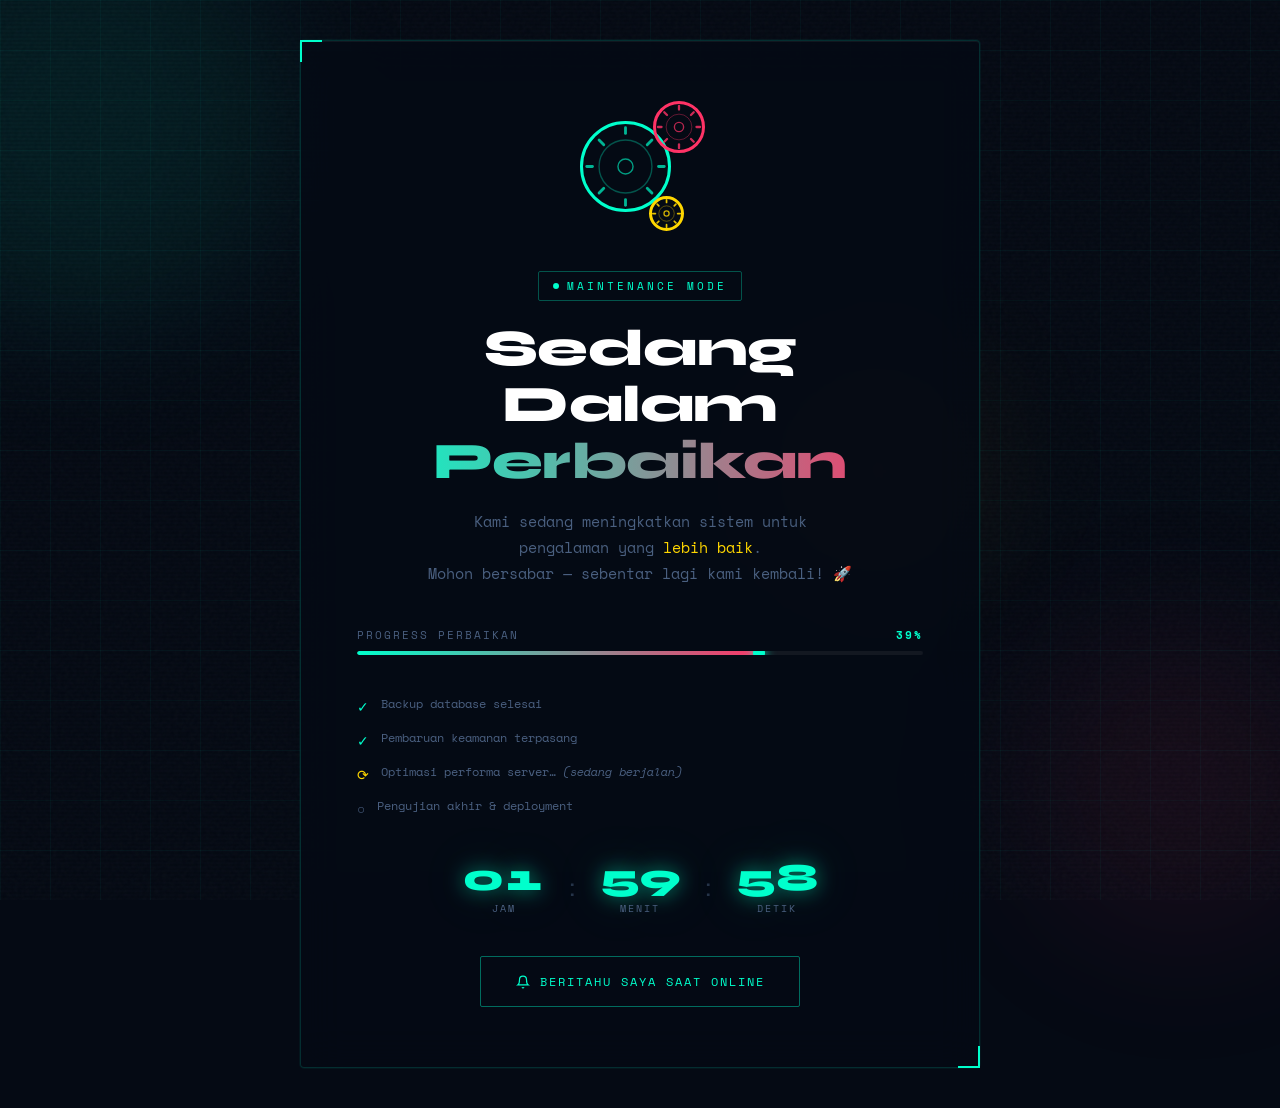
<file: register/index.html>
<!DOCTYPE html>
<html lang="id">
<head>
  <meta charset="UTF-8"/>
  <meta name="viewport" content="width=device-width, initial-scale=1.0, viewport-fit=cover"/>
  <meta name="theme-color" content="#050A14"/>
  <title>Sedang Diperbaiki</title>
  <link href="https://fonts.googleapis.com/css2?family=Syne:wght@400;700;800&family=Space+Mono:wght@400;700&display=swap" rel="stylesheet"/>
  <style>
    /* ══════════════════════════════════════
       RESET & TOKENS
    ══════════════════════════════════════ */
    *, *::before, *::after { box-sizing: border-box; margin: 0; padding: 0; }

    :root {
      --bg:        #050A14;
      --primary:   #00FFCC;
      --secondary: #FF3366;
      --accent:    #FFD700;
      --text:      #E0F0FF;
      --muted:     #4A6080;
      --glow:      0 0 20px rgba(0,255,204,.5), 0 0 60px rgba(0,255,204,.2);
      --card-px:   clamp(20px, 6vw, 56px);
      --card-py:   clamp(32px, 6vw, 60px);
      --gap-sm:    clamp(12px, 3vw, 20px);
      --gap-md:    clamp(20px, 4vw, 40px);
    }

    html { overflow-y: auto; overflow-x: hidden; }

    body {
      background: var(--bg);
      color: var(--text);
      font-family: 'Syne', sans-serif;
      min-height: 100dvh;
      display: flex;
      align-items: center;
      justify-content: center;
      position: relative;
      padding: max(clamp(16px,4vw,40px), env(safe-area-inset-top))
               max(clamp(16px,4vw,40px), env(safe-area-inset-right))
               max(clamp(16px,4vw,40px), env(safe-area-inset-bottom))
               max(clamp(16px,4vw,40px), env(safe-area-inset-left));
    }

    /* ══ BG LAYERS ══ */
    .grid-bg {
      position: fixed; inset: 0; z-index: 0;
      background-image:
        linear-gradient(rgba(0,255,204,.04) 1px, transparent 1px),
        linear-gradient(90deg, rgba(0,255,204,.04) 1px, transparent 1px);
      background-size: 50px 50px;
      animation: gridShift 20s linear infinite;
    }
    @keyframes gridShift { to { background-position: 50px 50px; } }

    .scanlines {
      position: fixed; inset: 0; z-index: 1; pointer-events: none;
      background: repeating-linear-gradient(
        0deg, transparent, transparent 2px,
        rgba(0,0,0,.08) 2px, rgba(0,0,0,.08) 4px);
    }
    .noise {
      position: fixed; inset: 0; z-index: 2; pointer-events: none; opacity: .03;
      background-image: url("data:image/svg+xml,%3Csvg viewBox='0 0 256 256' xmlns='http://www.w3.org/2000/svg'%3E%3Cfilter id='n'%3E%3CfeTurbulence type='fractalNoise' baseFrequency='.9' numOctaves='4' stitchTiles='stitch'/%3E%3C/filter%3E%3Crect width='100%25' height='100%25' filter='url(%23n)'/%3E%3C/svg%3E");
    }
    .glitch-line {
      position: fixed; z-index: 3; pointer-events: none;
      left: 0; right: 0; height: 2px;
      background: linear-gradient(90deg, transparent, var(--primary), transparent);
      opacity: 0; animation: glitchScan 9s ease-in-out infinite;
    }
    @keyframes glitchScan {
      0%   { top: -2px; opacity: 0; } 4% { opacity: .6; }
      96%  { opacity: .6; }           100% { top: 100dvh; opacity: 0; }
    }

    .orb { position: fixed; border-radius: 50%; filter: blur(70px); z-index: 0; animation: orbFloat linear infinite; }
    .orb-1 { width: clamp(160px,40vw,420px); height: clamp(160px,40vw,420px); background: rgba(0,255,204,.08); top:-10%; left:-10%; animation-duration:25s; }
    .orb-2 { width: clamp(120px,30vw,320px); height: clamp(120px,30vw,320px); background: rgba(255,51,102,.07); bottom:-5%; right:-5%; animation-duration:30s; animation-delay:-10s; }
    .orb-3 { width: clamp(90px,20vw,220px);  height: clamp(90px,20vw,220px);  background: rgba(255,215,0,.06); top:40%; left:60%; animation-duration:20s; animation-delay:-5s; }
    @keyframes orbFloat {
      0%,100% { transform:translate(0,0) scale(1); }
      33%     { transform:translate(30px,-25px) scale(1.08); }
      66%     { transform:translate(-15px,15px) scale(.93); }
    }

    /* ══ CARD ══ */
    .card {
      position: relative; z-index: 10;
      width: min(680px, 100%);
      text-align: center;
      padding: var(--card-py) var(--card-px);
      background: rgba(5,10,20,.75);
      border: 1px solid rgba(0,255,204,.15);
      border-radius: 4px;
      backdrop-filter: blur(20px);
      -webkit-backdrop-filter: blur(20px);
      box-shadow: 0 0 0 1px rgba(0,255,204,.05), inset 0 1px 0 rgba(255,255,255,.05);
      animation: cardIn .9s cubic-bezier(.16,1,.3,1) both;
    }
    @keyframes cardIn {
      from { opacity:0; transform:translateY(36px) scale(.97); }
      to   { opacity:1; transform:none; }
    }
    .card::before, .card::after {
      content:''; position:absolute;
      width:clamp(14px,3vw,22px); height:clamp(14px,3vw,22px);
      border-color:var(--primary); border-style:solid;
    }
    .card::before { top:-1px; left:-1px; border-width:2px 0 0 2px; }
    .card::after  { bottom:-1px; right:-1px; border-width:0 2px 2px 0; }

    /* ══ GEARS ══ */
    .gear-wrap {
      position:relative;
      width:clamp(88px,22vw,130px); height:clamp(88px,22vw,130px);
      margin:0 auto var(--gap-md);
    }
    .gear {
      position:absolute; border-radius:50%;
      border:3px solid var(--primary);
      display:flex; align-items:center; justify-content:center;
    }
    .gear svg { overflow:visible; width:100%; height:100%; }
    .gear-big   { width:70%; height:70%; top:15%; left:4%;   animation:spinCW  4s linear infinite; }
    .gear-small { width:40%; height:40%; top:0;   right:0;   animation:spinCCW 2.22s linear infinite; border-color:var(--secondary); }
    .gear-tiny  { width:27%; height:27%; bottom:0; right:16%; animation:spinCW  1.5s linear infinite; border-color:var(--accent); }
    @keyframes spinCW  { to { transform:rotate(360deg);  } }
    @keyframes spinCCW { to { transform:rotate(-360deg); } }

    /* ══ BADGE ══ */
    .badge {
      display:inline-flex; align-items:center; gap:8px;
      font-family:'Space Mono',monospace;
      font-size:clamp(9px,2vw,11px); letter-spacing:3px; text-transform:uppercase;
      color:var(--primary);
      border:1px solid rgba(0,255,204,.3);
      padding:6px 14px; border-radius:2px;
      margin-bottom:var(--gap-sm);
      animation:pulse 2s ease-in-out infinite;
    }
    .badge-dot { width:6px; height:6px; border-radius:50%; background:var(--primary); animation:blink 1s step-end infinite; }
    @keyframes blink { 50%{opacity:0;} }
    @keyframes pulse { 0%,100%{box-shadow:0 0 0 0 rgba(0,255,204,.3);} 50%{box-shadow:0 0 0 6px rgba(0,255,204,0);} }

    /* ══ HEADING ══ */
    h1 {
      font-size:clamp(1.65rem,7vw,3.2rem);
      font-weight:800; line-height:1.1;
      letter-spacing:clamp(-.5px,-.02em,-1px);
      margin-bottom:clamp(10px,3vw,18px);
    }
    .h1-line1 { color:#fff; display:block; }
    .h1-line2 {
      display:block;
      background:linear-gradient(90deg,var(--primary),var(--secondary));
      -webkit-background-clip:text; -webkit-text-fill-color:transparent;
      background-clip:text;
    }

    /* ══ DESC ══ */
    .desc {
      color:var(--muted);
      font-size:clamp(11px,3vw,15px); line-height:1.75;
      margin-bottom:var(--gap-md);
      font-family:'Space Mono',monospace;
    }
    .desc span { color:var(--accent); }
    @media (max-width:380px) { .desc br { display:none; } }

    /* ══ PROGRESS ══ */
    .progress-wrap { margin-bottom:var(--gap-md); text-align:left; }
    .progress-label {
      display:flex; justify-content:space-between;
      font-family:'Space Mono',monospace;
      font-size:clamp(9px,2vw,11px); color:var(--muted);
      letter-spacing:2px; text-transform:uppercase; margin-bottom:8px;
    }
    .progress-label .pct { color:var(--primary); font-weight:700; }
    .progress-track { height:4px; background:rgba(255,255,255,.06); border-radius:2px; overflow:hidden; }
    .progress-fill {
      height:100%; width:0%;
      background:linear-gradient(90deg,var(--primary),var(--secondary));
      border-radius:2px; position:relative;
      animation:fillBar 3s cubic-bezier(.4,0,.2,1) .8s forwards;
    }
    .progress-fill::after {
      content:''; position:absolute; right:0; top:-4px;
      width:12px; height:12px;
      background:var(--primary); border-radius:50%;
      box-shadow:0 0 12px var(--primary);
    }
    @keyframes fillBar { to { width:72%; } }

    /* ══ STATUS LIST ══ */
    .status-list { list-style:none; display:flex; flex-direction:column; gap:clamp(8px,2vw,12px); text-align:left; margin-bottom:var(--gap-md); }
    .status-item {
      display:flex; align-items:flex-start; gap:clamp(8px,2vw,12px);
      font-family:'Space Mono',monospace;
      font-size:clamp(10px,2.5vw,12px); color:var(--muted);
      opacity:0; animation:fadeUp .5s ease forwards; line-height:1.5;
    }
    .status-item:nth-child(1){animation-delay:1.1s;}
    .status-item:nth-child(2){animation-delay:1.4s;}
    .status-item:nth-child(3){animation-delay:1.7s;}
    .status-item:nth-child(4){animation-delay:2.0s;}
    @keyframes fadeUp { from{opacity:0;transform:translateX(-8px);} to{opacity:1;transform:none;} }
    .status-icon { flex-shrink:0; font-size:clamp(12px,3vw,14px); margin-top:1px; }
    .done  { color:var(--primary); }
    .wip   { color:var(--accent); }
    .queue { color:var(--muted); }

    /* ══ COUNTDOWN ══ */
    .eta-block {
      display:flex; justify-content:center; align-items:center;
      gap:clamp(10px,4vw,24px); margin-bottom:var(--gap-md);
    }
    .eta-unit {
      text-align:center; min-width:clamp(42px,12vw,72px);
      opacity:0; animation:fadeUp .5s ease 2.4s forwards;
    }
    .eta-num {
      font-size:clamp(1.4rem,7vw,2.4rem);
      font-weight:800; color:var(--primary);
      font-variant-numeric:tabular-nums;
      display:block; line-height:1;
      text-shadow:var(--glow);
    }
    .eta-label {
      font-family:'Space Mono',monospace;
      font-size:clamp(8px,2vw,10px); color:var(--muted);
      letter-spacing:2px; text-transform:uppercase;
      margin-top:4px; display:block;
    }
    .eta-sep { color:var(--muted); font-size:clamp(.9rem,4vw,1.6rem); opacity:.5; }

    /* ══ BUTTON ══ */
    .btn-notify {
      display:inline-flex; align-items:center; justify-content:center; gap:10px;
      width:100%; max-width:320px;
      padding:clamp(12px,3vw,16px) clamp(20px,5vw,32px);
      background:transparent;
      border:1px solid rgba(0,255,204,.4);
      color:var(--primary);
      font-family:'Space Mono',monospace;
      font-size:clamp(10px,2.5vw,12px); letter-spacing:2px; text-transform:uppercase;
      cursor:pointer; border-radius:2px;
      position:relative; overflow:hidden;
      transition:color .3s,border-color .3s,box-shadow .3s;
      opacity:0; animation:fadeUp .5s ease 2.9s forwards;
      -webkit-tap-highlight-color:transparent;
      touch-action:manipulation;
    }
    .btn-notify::before {
      content:''; position:absolute; inset:0;
      background:var(--primary);
      transform:translateX(-101%);
      transition:transform .4s cubic-bezier(.16,1,.3,1);
      z-index:-1;
    }
    .btn-notify:hover,
    .btn-notify:focus-visible { color:var(--bg); border-color:var(--primary); box-shadow:var(--glow); }
    .btn-notify:hover::before,
    .btn-notify:focus-visible::before { transform:translateX(0); }
    .btn-notify:focus-visible { outline:2px solid var(--primary); outline-offset:3px; }
    .btn-notify:active:not(:disabled) { transform:scale(.97); background:rgba(0,255,204,.12); }

    /* ══ RESPONSIVE BREAKPOINTS ══ */

    /* Very small phones */
    @media (max-width:360px) {
      .badge { letter-spacing:1.5px; padding:5px 10px; }
      .eta-block { gap:8px; }
      .eta-sep { display:none; }
      .status-item em { display:none; }
    }

    /* Landscape phone: compress vertical spacing */
    @media (max-height:500px) and (orientation:landscape) {
      .gear-wrap { width:80px; height:80px; margin-bottom:14px; }
      h1 { font-size:clamp(1.1rem,4vw,1.8rem); margin-bottom:8px; }
      .desc { margin-bottom:12px; font-size:11px; }
      .progress-wrap { margin-bottom:12px; }
      .status-list { margin-bottom:12px; gap:6px; }
      .eta-block { margin-bottom:12px; }
      .card { padding-top:24px; padding-bottom:24px; }
    }

    /* Tablet and up */
    @media (min-width:640px) {
      .status-item { font-size:12px; }
    }

    /* Reduced motion */
    @media (prefers-reduced-motion:reduce) {
      *, *::before, *::after {
        animation-duration:.01ms !important;
        animation-iteration-count:1 !important;
        transition-duration:.01ms !important;
      }
    }
  </style>
</head>
<body>

  <div class="grid-bg" aria-hidden="true"></div>
  <div class="scanlines" aria-hidden="true"></div>
  <div class="noise" aria-hidden="true"></div>
  <div class="glitch-line" aria-hidden="true"></div>
  <div class="orb orb-1" aria-hidden="true"></div>
  <div class="orb orb-2" aria-hidden="true"></div>
  <div class="orb orb-3" aria-hidden="true"></div>

  <main class="card" role="main">

    <!-- Gears -->
    <div class="gear-wrap" aria-hidden="true">
      <div class="gear gear-big">
        <svg viewBox="0 0 90 90">
          <circle cx="45" cy="45" r="28" stroke="rgba(0,255,204,.3)" stroke-width="1.5" fill="none"/>
          <circle cx="45" cy="45" r="8"  stroke="rgba(0,255,204,.6)" stroke-width="1.5" fill="none"/>
          <g stroke="rgba(0,255,204,.7)" stroke-width="3" stroke-linecap="round">
            <line x1="45" y1="10" x2="45" y2="4"/>  <line x1="45" y1="80" x2="45" y2="86"/>
            <line x1="10" y1="45" x2="4"  y2="45"/> <line x1="80" y1="45" x2="86" y2="45"/>
            <line x1="22" y1="22" x2="17" y2="17"/> <line x1="68" y1="22" x2="73" y2="17"/>
            <line x1="22" y1="68" x2="17" y2="73"/> <line x1="68" y1="68" x2="73" y2="73"/>
          </g>
        </svg>
      </div>
      <div class="gear gear-small">
        <svg viewBox="0 0 50 50">
          <circle cx="25" cy="25" r="14" stroke="rgba(255,51,102,.4)" stroke-width="1"   fill="none"/>
          <circle cx="25" cy="25" r="5"  stroke="rgba(255,51,102,.7)" stroke-width="1.5" fill="none"/>
          <g stroke="rgba(255,51,102,.8)" stroke-width="2.5" stroke-linecap="round">
            <line x1="25" y1="6"  x2="25" y2="2"/>  <line x1="25" y1="44" x2="25" y2="48"/>
            <line x1="6"  y1="25" x2="2"  y2="25"/> <line x1="44" y1="25" x2="48" y2="25"/>
            <line x1="12" y1="12" x2="9"  y2="9"/>  <line x1="38" y1="12" x2="41" y2="9"/>
            <line x1="12" y1="38" x2="9"  y2="41"/> <line x1="38" y1="38" x2="41" y2="41"/>
          </g>
        </svg>
      </div>
      <div class="gear gear-tiny">
        <svg viewBox="0 0 34 34">
          <circle cx="17" cy="17" r="9" stroke="rgba(255,215,0,.4)" stroke-width="1"   fill="none"/>
          <circle cx="17" cy="17" r="3" stroke="rgba(255,215,0,.8)" stroke-width="1.5" fill="none"/>
          <g stroke="rgba(255,215,0,.9)" stroke-width="2" stroke-linecap="round">
            <line x1="17" y1="4"  x2="17" y2="1"/>  <line x1="17" y1="30" x2="17" y2="33"/>
            <line x1="4"  y1="17" x2="1"  y2="17"/> <line x1="30" y1="17" x2="33" y2="17"/>
            <line x1="8"  y1="8"  x2="6"  y2="6"/>  <line x1="26" y1="8"  x2="28" y2="6"/>
            <line x1="8"  y1="26" x2="6"  y2="28"/> <line x1="26" y1="26" x2="28" y2="28"/>
          </g>
        </svg>
      </div>
    </div>

    <!-- Badge -->
    <div class="badge" role="status">
      <span class="badge-dot" aria-hidden="true"></span>
      Maintenance Mode
    </div>

    <!-- Title -->
    <h1>
      <span class="h1-line1">Sedang Dalam</span>
      <span class="h1-line2">Perbaikan</span>
    </h1>

    <!-- Desc -->
    <p class="desc">
      Kami sedang meningkatkan sistem untuk<br/>
      pengalaman yang <span>lebih baik</span>.<br/>
      Mohon bersabar — sebentar lagi kami kembali! 🚀
    </p>

    <!-- Progress -->
    <div class="progress-wrap" role="progressbar" aria-valuenow="72" aria-valuemin="0" aria-valuemax="100">
      <div class="progress-label">
        <span>Progress Perbaikan</span>
        <span class="pct" id="pctNum">0%</span>
      </div>
      <div class="progress-track">
        <div class="progress-fill"></div>
      </div>
    </div>

    <!-- Status -->
    <ul class="status-list">
      <li class="status-item">
        <span class="status-icon done">✓</span>
        <span>Backup database selesai</span>
      </li>
      <li class="status-item">
        <span class="status-icon done">✓</span>
        <span>Pembaruan keamanan terpasang</span>
      </li>
      <li class="status-item">
        <span class="status-icon wip">⟳</span>
        <span>Optimasi performa server… <em>(sedang berjalan)</em></span>
      </li>
      <li class="status-item">
        <span class="status-icon queue">○</span>
        <span>Pengujian akhir &amp; deployment</span>
      </li>
    </ul>

    <!-- Countdown -->
    <div class="eta-block" aria-label="Estimasi waktu selesai">
      <div class="eta-unit">
        <span class="eta-num" id="hrs">00</span>
        <span class="eta-label">Jam</span>
      </div>
      <span class="eta-sep" aria-hidden="true">:</span>
      <div class="eta-unit">
        <span class="eta-num" id="min">00</span>
        <span class="eta-label">Menit</span>
      </div>
      <span class="eta-sep" aria-hidden="true">:</span>
      <div class="eta-unit">
        <span class="eta-num" id="sec">00</span>
        <span class="eta-label">Detik</span>
      </div>
    </div>

    <!-- CTA -->
    <button class="btn-notify" id="notifyBtn" onclick="handleNotify()">
      <svg width="14" height="14" viewBox="0 0 24 24" fill="none" stroke="currentColor" stroke-width="2" aria-hidden="true">
        <path d="M18 8A6 6 0 0 0 6 8c0 7-3 9-3 9h18s-3-2-3-9"/>
        <path d="M13.73 21a2 2 0 0 1-3.46 0"/>
      </svg>
      Beritahu Saya Saat Online
    </button>

  </main>

  <script>
    /* ── Countdown ── */
    const target = Date.now() + 2 * 60 * 60 * 1000;
    const pad = n => String(n).padStart(2,'0');
    function tick(){
      const d = Math.max(0, target - Date.now());
      document.getElementById('hrs').textContent = pad(Math.floor(d/3600000));
      document.getElementById('min').textContent = pad(Math.floor((d%3600000)/60000));
      document.getElementById('sec').textContent = pad(Math.floor((d%60000)/1000));
    }
    tick(); setInterval(tick, 1000);

    /* ── Percentage counter ── */
    const FINAL = 72, DUR = 3000, t0 = performance.now() + 800;
    const pEl = document.getElementById('pctNum');
    (function loop(now){
      if(now < t0){ requestAnimationFrame(loop); return; }
      const p = Math.min((now-t0)/DUR, 1);
      pEl.textContent = Math.round((1-Math.pow(1-p,3))*FINAL)+'%';
      if(p<1) requestAnimationFrame(loop);
    })(performance.now());

    /* ── Notify ── */
    function handleNotify(){
      const btn = document.getElementById('notifyBtn');
      btn.innerHTML = '✓&nbsp; Berhasil Didaftarkan!';
      Object.assign(btn.style,{
        background:'rgba(0,255,204,.1)',
        borderColor:'var(--primary)',
        color:'var(--primary)',
        boxShadow:'0 0 20px rgba(0,255,204,.3)'
      });
      btn.disabled = true;
    }

    /* ── Random glitch timing ── */
    const gl = document.querySelector('.glitch-line');
    gl.addEventListener('animationiteration', ()=>{
      gl.style.animationDuration = (6+Math.random()*7)+'s';
    });
  </script>
</body>
</html>
</file>
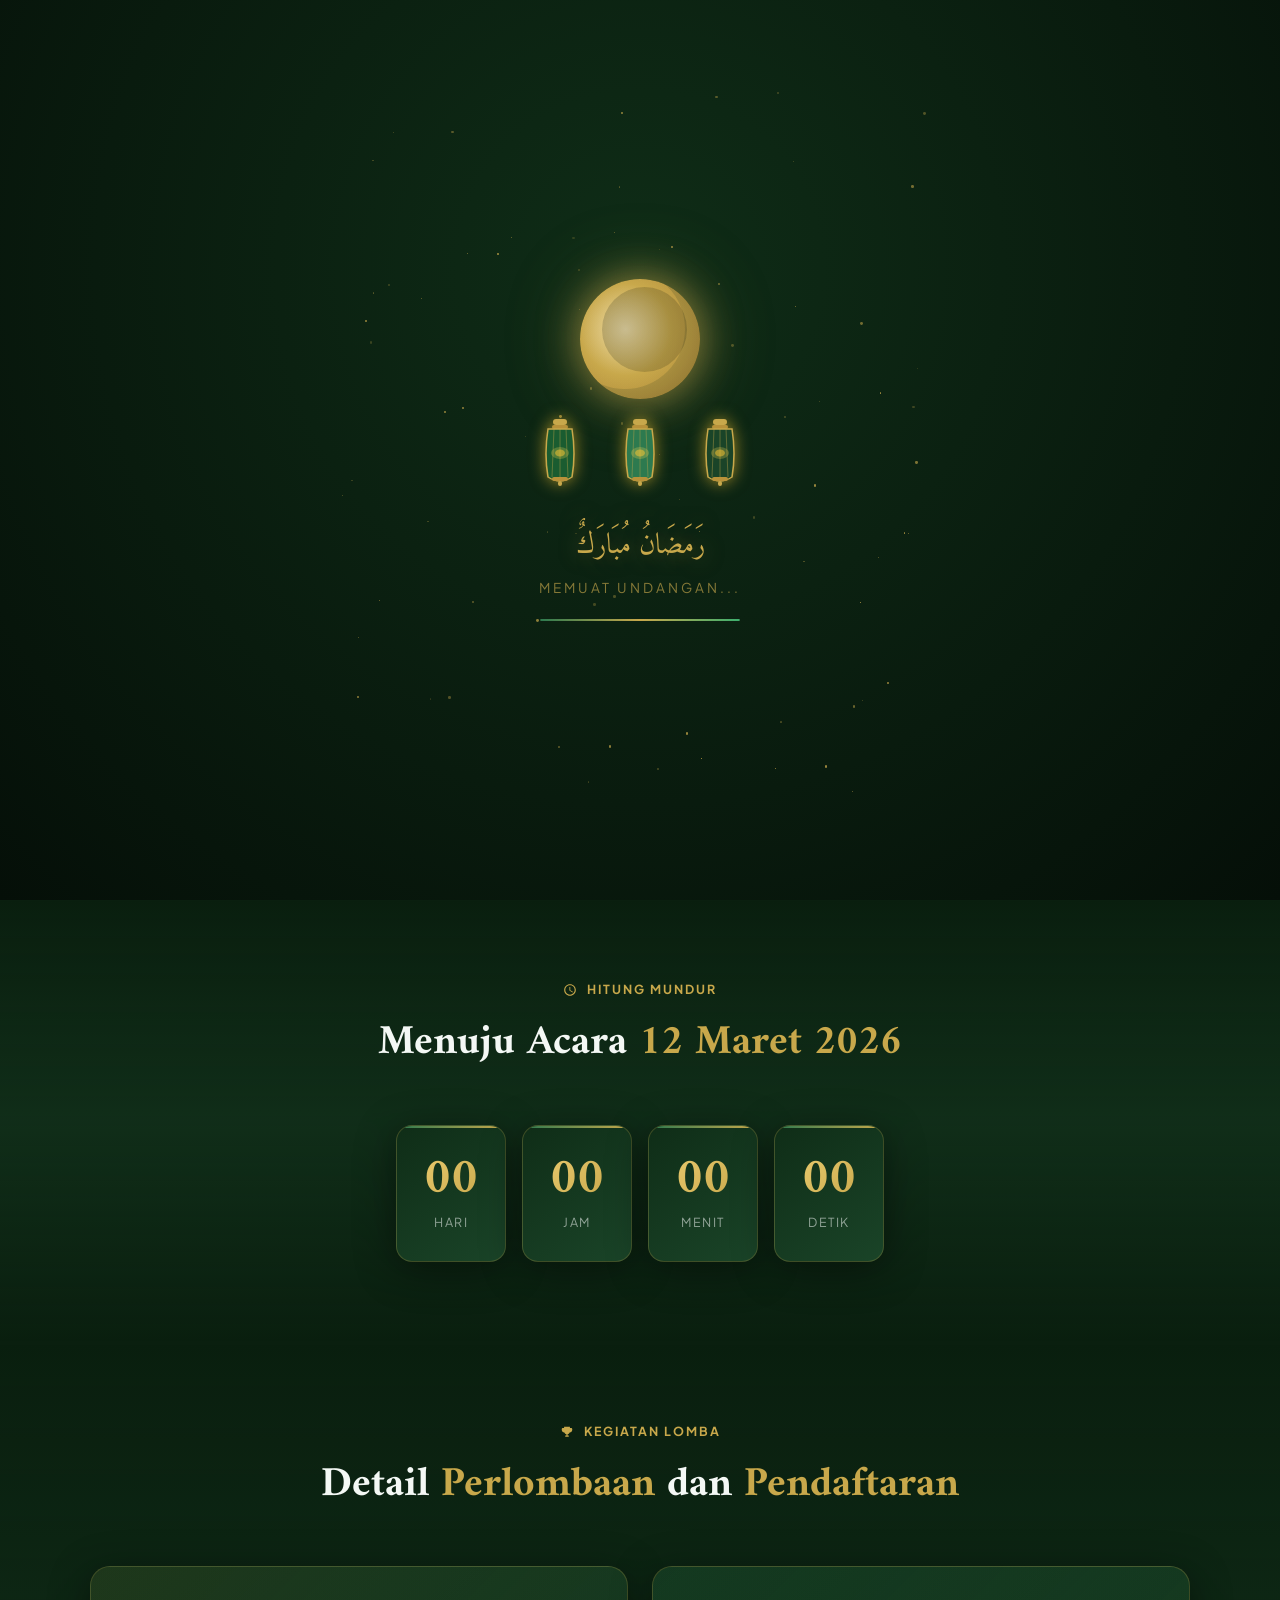
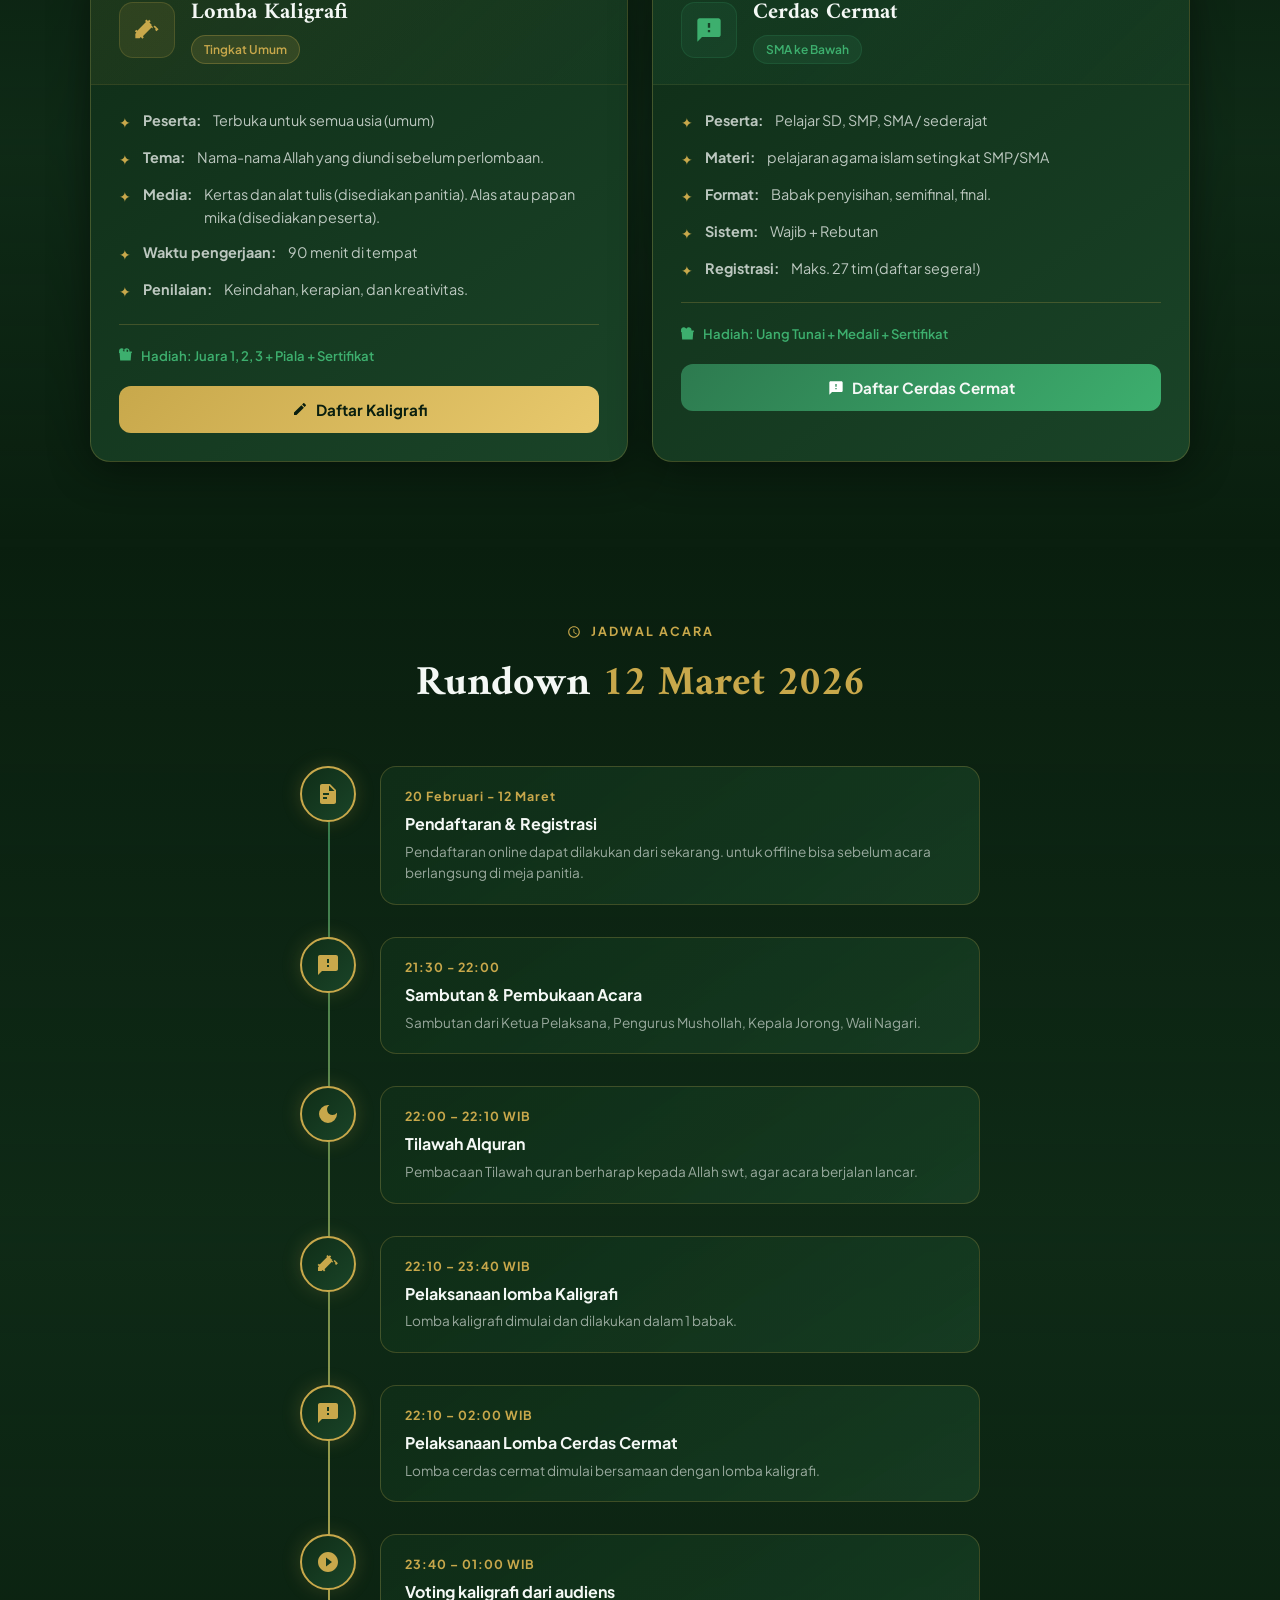
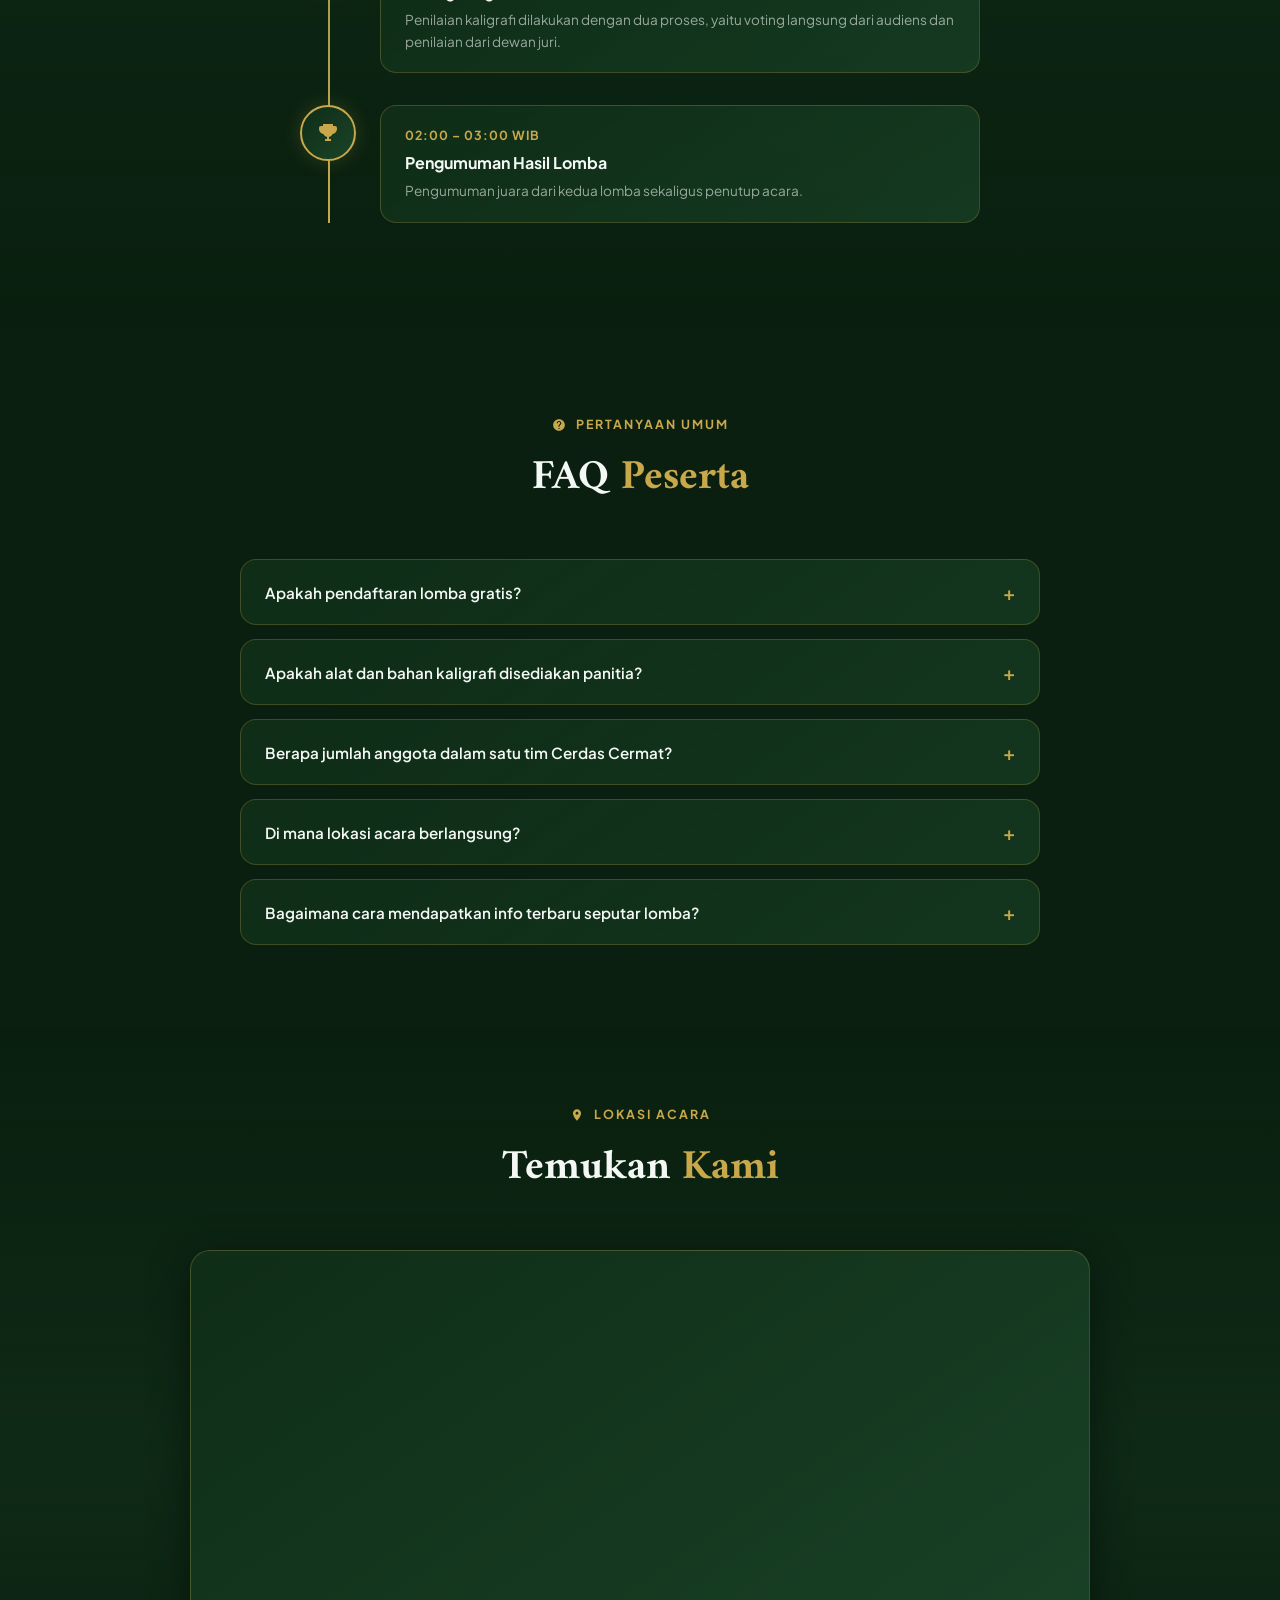
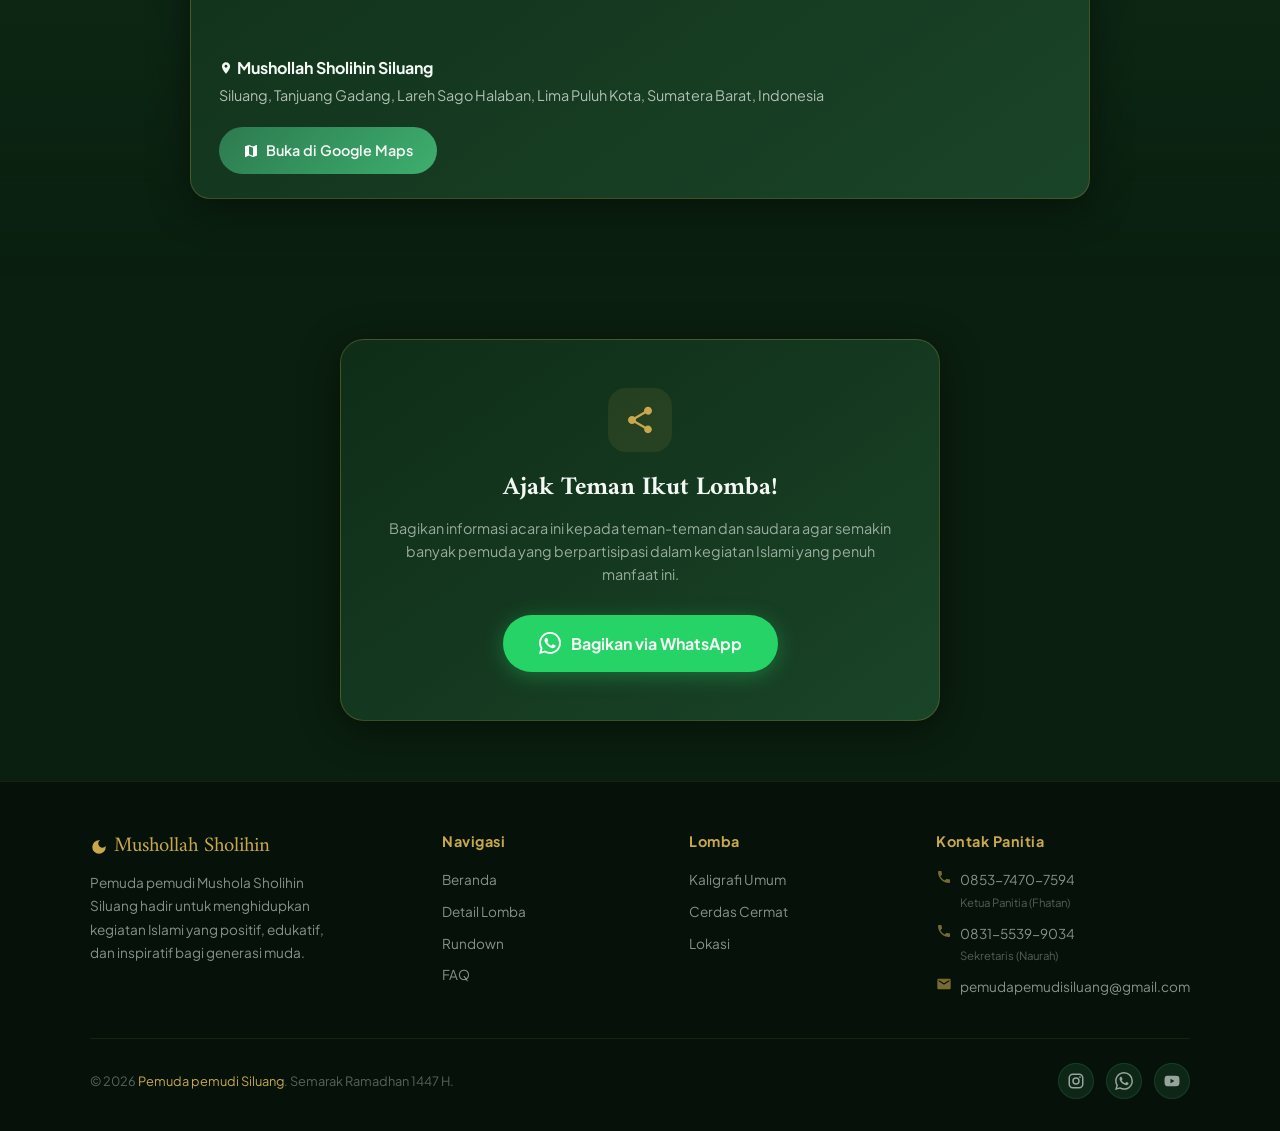
<file: undangan/index.html>
<!DOCTYPE html>
<html lang="id">
<head>
  <meta charset="UTF-8" />
  <meta name="viewport" content="width=device-width, initial-scale=1.0" />
  <title>Semarak Ramadhan 1447 H – Mushola Sholihin Siluang</title>

  <!-- ===== SEO & SOCIAL MEDIA META TAGS ===== -->
  <meta name="description" content="Peringatan Nuzulul Qur'an 1447 H – Mushola Sholihin Siluang. Lomba Kaligrafi & Cerdas Cermat. Sabtu, 14 Maret 2026. GRATIS & Berhadiah!" />
  <meta name="keywords" content="Nuzulul Quran, Ramadhan 1447, Mushola Sholihin, Siluang, Lomba Kaligrafi, Cerdas Cermat" />
  <meta name="author" content="Remaja Mushola Sholihin Siluang" />

  <!-- Open Graph (Facebook, WhatsApp, Telegram, dll) -->
  <meta property="og:type"        content="website" />
  <meta property="og:url"         content="https://www.remajasholihinsiluang.my.id/" />
  <meta property="og:title"       content="Semarak Ramadhan 1447 H – Mushola Sholihin Siluang" />
  <meta property="og:description" content="Peringatan Nuzulul Qur'an 1447 H. Lomba Kaligrafi & Cerdas Cermat. Sabtu, 14 Maret 2026. GRATIS & Berhadiah!" />
  <meta property="og:image"       content="https://www.remajasholihinsiluang.my.id/undangan/asets/logo2.webp" />
  <meta property="og:image:alt"   content="Logo Mushola Sholihin Siluang" />
  <meta property="og:image:width" content="1200" />
  <meta property="og:image:height" content="630" />
  <meta property="og:locale"     content="id_ID" />
  <meta property="og:site_name"  content="Mushola Sholihin Siluang" />

  <!-- Twitter Card -->
  <meta name="twitter:card"        content="summary_large_image" />
  <meta name="twitter:title"       content="Semarak Ramadhan 1447 H – Mushola Sholihin Siluang" />
  <meta name="twitter:description" content="Peringatan Nuzulul Qur'an 1447 H. Lomba Kaligrafi & Cerdas Cermat. Sabtu, 14 Maret 2026. GRATIS & Berhadiah!" />
  <meta name="twitter:image"       content="https://www.remajasholihinsiluang.my.id/undangan/asets/logo2.webp" />
  <meta name="twitter:image:alt"   content="Logo Mushola Sholihin Siluang" />

  <link rel="preconnect" href="https://fonts.googleapis.com" />
  <link rel="preconnect" href="https://fonts.gstatic.com" crossorigin />
  <link href="https://fonts.googleapis.com/css2?family=Amiri:ital,wght@0,400;0,700;1,400&family=Plus+Jakarta+Sans:wght@300;400;500;600;700&display=swap" rel="stylesheet" />
  <link rel="stylesheet" href="style.css" />
</head>
<body>

  <!-- ===== LOADING SCREEN ===== -->
  <div id="loading">
    <div class="loading-scene">
      <div class="loading-stars-bg" id="loading-stars"></div>
      <div class="loading-moon-wrap">
        <div class="loading-moon"></div>
        <div class="loading-moon-glow"></div>
      </div>
      <div class="loading-lanterns">
        <div class="ll ll1">
          <svg viewBox="0 0 40 70" xmlns="http://www.w3.org/2000/svg"><rect x="13" y="0" width="14" height="6" rx="3" fill="#c8a84b"/><rect x="12" y="6" width="16" height="4" rx="2" fill="#b8923a"/><path d="M8 10 Q4 35 8 58 Q20 66 32 58 Q36 35 32 10 Z" fill="#1a5c30"/><path d="M8 10 Q4 35 8 58 Q20 66 32 58 Q36 35 32 10 Z" fill="none" stroke="#c8a84b" stroke-width="1.5"/><line x1="14" y1="10" x2="12" y2="58" stroke="#c8a84b" stroke-width="0.8" opacity="0.5"/><line x1="20" y1="10" x2="20" y2="58" stroke="#c8a84b" stroke-width="0.8" opacity="0.5"/><line x1="26" y1="10" x2="28" y2="58" stroke="#c8a84b" stroke-width="0.8" opacity="0.5"/><ellipse cx="20" cy="34" rx="9" ry="6" fill="rgba(255,220,80,0.25)"/><ellipse cx="20" cy="34" rx="5" ry="3.5" fill="rgba(255,200,50,0.5)"/><rect x="12" y="58" width="16" height="4" rx="2" fill="#b8923a"/><rect x="18" y="62" width="4" height="5" rx="2" fill="#c8a84b"/></svg>
        </div>
        <div class="ll ll2">
          <svg viewBox="0 0 40 70" xmlns="http://www.w3.org/2000/svg"><rect x="13" y="0" width="14" height="6" rx="3" fill="#c8a84b"/><rect x="12" y="6" width="16" height="4" rx="2" fill="#b8923a"/><path d="M8 10 Q4 35 8 58 Q20 66 32 58 Q36 35 32 10 Z" fill="#2d7a4f"/><path d="M8 10 Q4 35 8 58 Q20 66 32 58 Q36 35 32 10 Z" fill="none" stroke="#c8a84b" stroke-width="1.5"/><line x1="14" y1="10" x2="12" y2="58" stroke="#c8a84b" stroke-width="0.8" opacity="0.5"/><line x1="20" y1="10" x2="20" y2="58" stroke="#c8a84b" stroke-width="0.8" opacity="0.5"/><line x1="26" y1="10" x2="28" y2="58" stroke="#c8a84b" stroke-width="0.8" opacity="0.5"/><ellipse cx="20" cy="34" rx="9" ry="6" fill="rgba(255,220,80,0.25)"/><ellipse cx="20" cy="34" rx="5" ry="3.5" fill="rgba(255,200,50,0.5)"/><rect x="12" y="58" width="16" height="4" rx="2" fill="#b8923a"/><rect x="18" y="62" width="4" height="5" rx="2" fill="#c8a84b"/></svg>
        </div>
        <div class="ll ll3">
          <svg viewBox="0 0 40 70" xmlns="http://www.w3.org/2000/svg"><rect x="13" y="0" width="14" height="6" rx="3" fill="#c8a84b"/><rect x="12" y="6" width="16" height="4" rx="2" fill="#b8923a"/><path d="M8 10 Q4 35 8 58 Q20 66 32 58 Q36 35 32 10 Z" fill="#1a4428"/><path d="M8 10 Q4 35 8 58 Q20 66 32 58 Q36 35 32 10 Z" fill="none" stroke="#c8a84b" stroke-width="1.5"/><line x1="14" y1="10" x2="12" y2="58" stroke="#c8a84b" stroke-width="0.8" opacity="0.5"/><line x1="20" y1="10" x2="20" y2="58" stroke="#c8a84b" stroke-width="0.8" opacity="0.5"/><line x1="26" y1="10" x2="28" y2="58" stroke="#c8a84b" stroke-width="0.8" opacity="0.5"/><ellipse cx="20" cy="34" rx="9" ry="6" fill="rgba(255,220,80,0.25)"/><ellipse cx="20" cy="34" rx="5" ry="3.5" fill="rgba(255,200,50,0.5)"/><rect x="12" y="58" width="16" height="4" rx="2" fill="#b8923a"/><rect x="18" y="62" width="4" height="5" rx="2" fill="#c8a84b"/></svg>
        </div>
      </div>
      <div class="loading-arabic-text">رَمَضَانُ مُبَارَكٌ</div>
      <div class="loading-text">Memuat Undangan...</div>
      <div class="loading-bar"><div class="loading-bar-inner"></div></div>
    </div>
  </div>

  <!-- ===== WELCOME POPUP (fullscreen) ===== -->
  <div id="popup-overlay">
    <div class="popup-card">
      <!-- Close button X -->
      <button class="popup-close-btn" onclick="closePopup()" title="Tutup">
        <svg xmlns="http://www.w3.org/2000/svg" viewBox="0 0 24 24" fill="currentColor"><path d="M19 6.41L17.59 5 12 10.59 6.41 5 5 6.41 10.59 12 5 17.59 6.41 19 12 13.41 17.59 19 19 17.59 13.41 12z"/></svg>
      </button>

      <!-- Ornamen sudut dekoratif -->
      <div class="popup-corner tl"></div>
      <div class="popup-corner bl"></div>
      <div class="popup-corner br"></div>

      <div class="popup-scroll-inner">
        <div class="popup-moon-icon">
          <svg xmlns="http://www.w3.org/2000/svg" viewBox="0 0 24 24"><path d="M12 3a9 9 0 1 0 9 9c0-.46-.04-.92-.1-1.36a5.389 5.389 0 0 1-4.4 2.26 5.403 5.403 0 0 1-3.14-9.8c-.44-.06-.9-.1-1.36-.1z"/></svg>
        </div>

        <div class="popup-arabic">بِسْمِ اللَّهِ الرَّحْمَٰنِ الرَّحِيمِ</div>

        <div class="popup-from-label">Kepada Yth.</div>

        <div class="popup-name-box">
          <div class="popup-name-shimmer"></div>
          <span id="popup-guest-name">Saudara/i</span>
        </div>

        <div class="popup-divider-ornament">✦ ✦ ✦</div>

        <p class="popup-body">
          Kami, <strong>Pemuda Pemudi Mushollah Sholihin Siluang</strong> mengundang Anda dalam rangka memperingati
          <strong>Semarak Ramadhan 1447 H</strong>. Semoga kita semua mendapat keberkahan Ramadhan.
        </p>

        <div class="popup-event-info">
          <div class="popup-event-row">
            <span class="popup-ev-icon">
              <svg xmlns="http://www.w3.org/2000/svg" viewBox="0 0 24 24" fill="currentColor"><path d="M19 3h-1V1h-2v2H8V1H6v2H5c-1.1 0-2 .9-2 2v14c0 1.1.9 2 2 2h14c1.1 0 2-.9 2-2V5c0-1.1-.9-2-2-2zm0 16H5V8h14v11zM7 10h5v5H7z"/></svg>
            </span>
            <span>Sabtu, 12 Maret 2026</span>
          </div>
          <div class="popup-event-row">
            <span class="popup-ev-icon">
              <svg xmlns="http://www.w3.org/2000/svg" viewBox="0 0 24 24" fill="currentColor"><path d="M12 2C8.13 2 5 5.13 5 9c0 5.25 7 13 7 13s7-7.75 7-13c0-3.87-3.13-7-7-7zm0 9.5c-1.38 0-2.5-1.12-2.5-2.5s1.12-2.5 2.5-2.5 2.5 1.12 2.5 2.5-1.12 2.5-2.5 2.5z"/></svg>
            </span>
            <span>Mushollah Sholihin Siluang</span>
          </div>
        </div>

        <button class="popup-btn ripple-container" onclick="closePopup()">
          <span class="popup-btn-text">Masuk ke Undangan</span>
          <span class="popup-btn-arrow">
            <svg xmlns="http://www.w3.org/2000/svg" viewBox="0 0 24 24" fill="currentColor"><path d="M12 4l-1.41 1.41L16.17 11H4v2h12.17l-5.58 5.59L12 20l8-8z"/></svg>
          </span>
          <span class="popup-btn-shine"></span>
        </button>
      </div>
    </div>
  </div>

  <!-- ===== MUSIC PLAYER ===== -->
  <div id="music-player" class="music-player hidden">
    <button id="music-toggle" onclick="toggleMusic()" title="Play/Pause musik">
      <span id="music-icon" class="music-icon play">
        <svg id="icon-play" xmlns="http://www.w3.org/2000/svg" viewBox="0 0 24 24" fill="currentColor"><path d="M8 5v14l11-7z"/></svg>
        <svg id="icon-pause" xmlns="http://www.w3.org/2000/svg" viewBox="0 0 24 24" fill="currentColor" style="display:none"><path d="M6 19h4V5H6v14zm8-14v14h4V5h-4z"/></svg>
      </span>
        <span></span><span></span><span></span><span></span>
      </span>
    </button>
    <div class="music-label">Murottal Ramadhan</div>
  </div>
  <audio id="bg-music" loop>
    <source src="./asets/bgmusic.mp3" type="audio/mpeg" />
  </audio>

  <!-- ===== TOAST CONTAINER ===== -->
  <div id="toast-container"></div>

  <!-- ===== NAVBAR ===== -->
  <nav id="main-nav">
    <div class="nav-inner">
      <div class="nav-logo">
        <div class="nav-logo">
          <img alt="Logo Nav" height="35" src="./asets/logo2.webp" width="35"/>
        </div>
        <div class="nav-logo-texts">
          <div class="nav-logo-text">Mushollah Sholihin</div>
          <div class="nav-logo-sub">Siluang · Semarak Ramadhan 1447 H</div>
        </div>
      </div>
      <ul class="nav-links">
        <li><a href="#lomba">Lomba</a></li>
        <li><a href="#rundown">Rundown</a></li>
        <li><a href="#faq">FAQ</a></li>
        <li><a href="#lokasi">Lokasi</a></li>
      </ul>
      <a href="#lomba" class="nav-cta">
        <svg xmlns="http://www.w3.org/2000/svg" viewBox="0 0 24 24" fill="currentColor" width="16" height="16"><path d="M14 2H6c-1.1 0-2 .9-2 2v16c0 1.1.9 2 2 2h12c1.1 0 2-.9 2-2V8l-6-6zm-1 7V3.5L18.5 9H13zm-2 8H7v-2h4v2zm2-4H7v-2h6v2z"/></svg>
        Daftar Sekarang
      </a>
      <button class="hamburger" id="hamburger" onclick="toggleMenu()">
        <span></span><span></span><span></span>
      </button>
    </div>
    <div class="nav-progress-bar"></div>
  </nav>
  <!-- Mobile Menu -->
  <div class="mobile-menu" id="mobile-menu">
    <ul>
      <li>
        <a href="#lomba" onclick="toggleMenu()">
          <svg xmlns="http://www.w3.org/2000/svg" viewBox="0 0 24 24" fill="currentColor"><path d="M19 5h-2V3H7v2H5c-1.1 0-2 .9-2 2v1c0 2.55 1.92 4.63 4.39 4.94A5.01 5.01 0 0 0 11 15.9V18H9v2h6v-2h-2v-2.1a5.01 5.01 0 0 0 3.61-2.96C19.08 12.63 21 10.55 21 8V7c0-1.1-.9-2-2-2z"/></svg>
          Detail Lomba
        </a>
      </li>
      <li>
        <a href="#lomba" onclick="toggleMenu()">
          <svg xmlns="http://www.w3.org/2000/svg" viewBox="0 0 24 24" fill="currentColor"><path d="M14 2H6c-1.1 0-2 .9-2 2v16c0 1.1.9 2 2 2h12c1.1 0 2-.9 2-2V8l-6-6zm-1 7V3.5L18.5 9H13zm-2 8H7v-2h4v2zm2-4H7v-2h6v2z"/></svg>
          Pendaftaran
        </a>
      </li>
      <li>
        <a href="#rundown" onclick="toggleMenu()">
          <svg xmlns="http://www.w3.org/2000/svg" viewBox="0 0 24 24" fill="currentColor"><path d="M11.99 2C6.47 2 2 6.48 2 12s4.47 10 9.99 10C17.52 22 22 17.52 22 12S17.52 2 11.99 2zm.01 18c-4.42 0-8-3.58-8-8s3.58-8 8-8 8 3.58 8 8-3.58 8-8 8zm.5-13H11v6l5.25 3.15.75-1.23-4.5-2.67V7z"/></svg>
          Rundown
        </a>
      </li>
      <li>
        <a href="#faq" onclick="toggleMenu()">
          <svg xmlns="http://www.w3.org/2000/svg" viewBox="0 0 24 24" fill="currentColor"><path d="M12 2C6.48 2 2 6.48 2 12s4.48 10 10 10 10-4.48 10-10S17.52 2 12 2zm1 17h-2v-2h2v2zm2.07-7.75-.9.92C13.45 12.9 13 13.5 13 15h-2v-.5c0-1.1.45-2.1 1.17-2.83l1.24-1.26c.37-.36.59-.86.59-1.41 0-1.1-.9-2-2-2s-2 .9-2 2H8c0-2.21 1.79-4 4-4s4 1.79 4 4c0 .88-.36 1.68-.93 2.25z"/></svg>
          FAQ
        </a>
      </li>
      <li>
        <a href="#lokasi" onclick="toggleMenu()">
          <svg xmlns="http://www.w3.org/2000/svg" viewBox="0 0 24 24" fill="currentColor"><path d="M12 2C8.13 2 5 5.13 5 9c0 5.25 7 13 7 13s7-7.75 7-13c0-3.87-3.13-7-7-7zm0 9.5c-1.38 0-2.5-1.12-2.5-2.5s1.12-2.5 2.5-2.5 2.5 1.12 2.5 2.5-1.12 2.5-2.5 2.5z"/></svg>
          Lokasi
        </a>
      </li>
    </ul>
  </div>

  <!-- ===== HERO ===== -->
  <section id="hero">
    <div class="hero-bg"></div>
    <div class="hero-stars" id="hero-stars"></div>
    <div class="hero-deco top-left">☪</div>
    <div class="hero-deco bot-right">☪</div>
    <div class="hero-content">
      <div class="hero-badge">
        <svg xmlns="http://www.w3.org/2000/svg" viewBox="0 0 24 24" fill="currentColor" width="14" height="14"><path d="M12 3a9 9 0 1 0 9 9c0-.46-.04-.92-.1-1.36a5.389 5.389 0 0 1-4.4 2.26 5.403 5.403 0 0 1-3.14-9.8c-.44-.06-.9-.1-1.36-.1z"/></svg>
        Ramadhan 1447 H
      </div>
      <div class="hero-arabic">إِنَّا أَنزَلْنَاهُ فِي لَيْلَةِ الْقَدْرِ</div>
      <h1 class="hero-title">Semarak Ramadhan<br/>1447 H</h1>
      <p class="hero-sub">Pemuda Pemudi Siluang</p>
      <div class="hero-date">Sabtu, 12 Maret 2026 <span>•</span> Mushollah Sholihin Siluang</div>
      <div class="hero-buttons">
        <a href="#lomba" class="btn-primary ripple-container">
          <svg xmlns="http://www.w3.org/2000/svg" viewBox="0 0 24 24" fill="currentColor" width="18" height="18"><path d="M19 5h-2V3H7v2H5c-1.1 0-2 .9-2 2v1c0 2.55 1.92 4.63 4.39 4.94A5.01 5.01 0 0 0 11 15.9V18H9v2h6v-2h-2v-2.1a5.01 5.01 0 0 0 3.61-2.96C19.08 12.63 21 10.55 21 8V7c0-1.1-.9-2-2-2z"/></svg>
          Daftar Lomba
        </a>
        <a href="#lomba" class="btn-secondary">Selengkapnya →</a>
      </div>
      <div class="hero-icons">
        <div class="hero-icon-item">
          <div class="icon">
            <svg xmlns="http://www.w3.org/2000/svg" viewBox="0 0 24 24" fill="currentColor"><path d="M18.85 10.39l1.06-1.06-1.27-1.27-1.06 1.06-3.49-3.49 1.06-1.06-1.27-1.27-1.06 1.06L11.56 3l-1.27 1.27.84.84-7.44 7.44-.84-.84L1.58 12.98l1.36 1.36L2 15.28V19h3.72l.94-.94 1.36 1.36 1.27-1.27-.84-.84 7.44-7.44.84.84L17 9.44l-1.36-1.36.47-.47 3.49 3.49-.75.75 1.27 1.27 1.78-1.78-3.05-3.05zM5.08 17H4v-1.08l.04-.04L5.12 17l-.04.04zm1.3-.59l-1.79-1.79 6.89-6.89 1.79 1.79-6.89 6.89z"/></svg>
          </div>
          <p>Kaligrafi</p>
        </div>
        <div class="hero-icon-item">
          <div class="icon">
            <svg xmlns="http://www.w3.org/2000/svg" viewBox="0 0 24 24" fill="currentColor"><path d="M20 2H4c-1.1 0-2 .9-2 2v18l4-4h14c1.1 0 2-.9 2-2V4c0-1.1-.9-2-2-2zm-7 12h-2v-2h2v2zm0-4h-2V6h2v4z"/></svg>
          </div>
          <p>Cerdas Cermat</p>
        </div>
      </div>
    </div>
  </section>

  <!-- ===== COUNTDOWN ===== -->
  <section id="countdown">
    <div class="section-inner">
      <div class="section-tag reveal">
        <svg xmlns="http://www.w3.org/2000/svg" viewBox="0 0 24 24" fill="currentColor" width="14" height="14" style="vertical-align:middle;margin-right:4px"><path d="M11.99 2C6.47 2 2 6.48 2 12s4.47 10 9.99 10C17.52 22 22 17.52 22 12S17.52 2 11.99 2zm.01 18c-4.42 0-8-3.58-8-8s3.58-8 8-8 8 3.58 8 8-3.58 8-8 8zm.5-13H11v6l5.25 3.15.75-1.23-4.5-2.67V7z"/></svg>
        Hitung Mundur
      </div>
      <h2 class="section-title reveal">Menuju Acara <span>12 Maret 2026</span></h2>
      <div class="countdown-grid">
        <div class="cd-box reveal reveal-delay-1"><div class="cd-num" id="cd-hari">00</div><div class="cd-label">Hari</div></div>
        <div class="cd-box reveal reveal-delay-2"><div class="cd-num" id="cd-jam">00</div><div class="cd-label">Jam</div></div>
        <div class="cd-box reveal reveal-delay-3"><div class="cd-num" id="cd-menit">00</div><div class="cd-label">Menit</div></div>
        <div class="cd-box reveal reveal-delay-4"><div class="cd-num" id="cd-detik">00</div><div class="cd-label">Detik</div></div>
      </div>
    </div>
  </section>


  <!-- ===== LOMBA ===== -->
  <section id="lomba">
    <div class="section-inner">
      <div class="section-tag reveal">
        <svg xmlns="http://www.w3.org/2000/svg" viewBox="0 0 24 24" fill="currentColor" width="14" height="14" style="vertical-align:middle;margin-right:4px"><path d="M19 5h-2V3H7v2H5c-1.1 0-2 .9-2 2v1c0 2.55 1.92 4.63 4.39 4.94A5.01 5.01 0 0 0 11 15.9V18H9v2h6v-2h-2v-2.1a5.01 5.01 0 0 0 3.61-2.96C19.08 12.63 21 10.55 21 8V7c0-1.1-.9-2-2-2z"/></svg>
        Kegiatan Lomba
      </div>
      <h2 class="section-title reveal">Detail <span>Perlombaan</span> dan <span>Pendaftaran</span></h2>
      <div class="lomba-grid">
        <div class="lomba-card reveal">
          <div class="lomba-card-header gold-accent">
            <div class="lomba-icon">
              <svg xmlns="http://www.w3.org/2000/svg" viewBox="0 0 24 24" fill="currentColor"><path d="M18.85 10.39l1.06-1.06-1.27-1.27-1.06 1.06-3.49-3.49 1.06-1.06-1.27-1.27-1.06 1.06L11.56 3l-1.27 1.27.84.84-7.44 7.44-.84-.84L1.58 12.98l1.36 1.36L2 15.28V19h3.72l.94-.94 1.36 1.36 1.27-1.27-.84-.84 7.44-7.44.84.84L17 9.44l-1.36-1.36.47-.47 3.49 3.49-.75.75 1.27 1.27 1.78-1.78-3.05-3.05z"/></svg>
            </div>
            <div>
              <h3>Lomba Kaligrafi</h3>
              <span class="lomba-badge badge-gold">Tingkat Umum</span>
            </div>
          </div>
          <div class="lomba-card-body">
            <ul class="lomba-info-list">
              <li><strong>Peserta:</strong> Terbuka untuk semua usia (umum)</li>
              <li><strong>Tema:</strong> Nama-nama Allah yang diundi sebelum perlombaan.</li>
              <li><strong>Media:</strong> Kertas dan alat tulis (disediakan panitia). Alas atau papan mika (disediakan peserta).</li>
              <li><strong>Waktu pengerjaan:</strong> 90 menit di tempat</li>
              <li><strong>Penilaian:</strong> Keindahan, kerapian, dan kreativitas.</li>
            </ul>
            <div class="lomba-divider"></div>
            <div class="lomba-benefit">
              <svg xmlns="http://www.w3.org/2000/svg" viewBox="0 0 24 24" fill="currentColor" width="14" height="14" style="vertical-align:middle;margin-right:4px"><path d="M20 6h-2.18c.07-.44.18-.86.18-1.3C18 2.55 15.86.42 13.25.42c-1.43 0-2.68.61-3.55 1.57L9 3l-.7-.97C7.44 1.03 6.19.42 4.75.42 2.14.42 0 2.55 0 5.14c0 .44.11.86.18 1.3H0v2h1l1 13h18l1-13h1V6h-2zm-6.75-3.58c1.34 0 2.5 1.16 2.5 2.28 0 .75-.17 1.3-.28 1.72H13V4.58c0-.99.35-2.16.25-2.16zM6.53 4.44c0-1.12 1.16-2.28 2.5-2.28.1 0 .25 1.17.25 2.16V6H7.81c-.11-.42-.28-.97-.28-1.56z"/></svg>
              Hadiah: Juara 1, 2, 3 + Piala + Sertifikat
            </div>
            <a href="https://forms.gle/BpbxMeC8VEUeAAme9">
            <button class="btn-daftar btn-daftar-gold ripple-container">
              <svg xmlns="http://www.w3.org/2000/svg" viewBox="0 0 24 24" fill="currentColor" width="16" height="16"><path d="M3 17.25V21h3.75L17.81 9.94l-3.75-3.75L3 17.25zM20.71 7.04c.39-.39.39-1.02 0-1.41l-2.34-2.34c-.39-.39-1.02-.39-1.41 0l-1.83 1.83 3.75 3.75 1.83-1.83z"/></svg>
              Daftar Kaligrafi
            </button></a>
          </div>
        </div>
        <div class="lomba-card reveal reveal-delay-2">
          <div class="lomba-card-header green-accent">
            <div class="lomba-icon">
              <svg xmlns="http://www.w3.org/2000/svg" viewBox="0 0 24 24" fill="currentColor"><path d="M20 2H4c-1.1 0-2 .9-2 2v18l4-4h14c1.1 0 2-.9 2-2V4c0-1.1-.9-2-2-2zm-7 12h-2v-2h2v2zm0-4h-2V6h2v4z"/></svg>
            </div>
            <div>
              <h3>Cerdas Cermat</h3>
              <span class="lomba-badge badge-green">SMA ke Bawah</span>
            </div>
          </div>
          <div class="lomba-card-body">
            <ul class="lomba-info-list">
              <li><strong>Peserta:</strong> Pelajar SD, SMP, SMA / sederajat</li>
              <li><strong>Materi:</strong> pelajaran agama islam setingkat SMP/SMA</li>
              <li><strong>Format:</strong> Babak penyisihan, semifinal, final.</li>
              <li><strong>Sistem:</strong> Wajib + Rebutan</li>
              <li><strong>Registrasi:</strong> Maks. 27 tim (daftar segera!)</li>
            </ul>
            <div class="lomba-divider"></div>
            <div class="lomba-benefit">
              <svg xmlns="http://www.w3.org/2000/svg" viewBox="0 0 24 24" fill="currentColor" width="14" height="14" style="vertical-align:middle;margin-right:4px"><path d="M20 6h-2.18c.07-.44.18-.86.18-1.3C18 2.55 15.86.42 13.25.42c-1.43 0-2.68.61-3.55 1.57L9 3l-.7-.97C7.44 1.03 6.19.42 4.75.42 2.14.42 0 2.55 0 5.14c0 .44.11.86.18 1.3H0v2h1l1 13h18l1-13h1V6h-2z"/></svg>
              Hadiah: Uang Tunai + Medali + Sertifikat
            </div>
            <a href="https://forms.gle/yuAp2dLhQZ82pNvQ8">
            <button class="btn-daftar btn-daftar-green ripple-container">
              <svg xmlns="http://www.w3.org/2000/svg" viewBox="0 0 24 24" fill="currentColor" width="16" height="16"><path d="M20 2H4c-1.1 0-2 .9-2 2v18l4-4h14c1.1 0 2-.9 2-2V4c0-1.1-.9-2-2-2zm-7 12h-2v-2h2v2zm0-4h-2V6h2v4z"/></svg>
              Daftar Cerdas Cermat
            </button></a>
          </div>
        </div>
      </div>
    </div>
  </section>


  <!-- ===== RUNDOWN ===== -->
  <section id="rundown">
    <div class="section-inner">
      <div class="section-tag reveal">
        <svg xmlns="http://www.w3.org/2000/svg" viewBox="0 0 24 24" fill="currentColor" width="14" height="14" style="vertical-align:middle;margin-right:4px"><path d="M11.99 2C6.47 2 2 6.48 2 12s4.47 10 9.99 10C17.52 22 22 17.52 22 12S17.52 2 11.99 2zm.01 18c-4.42 0-8-3.58-8-8s3.58-8 8-8 8 3.58 8 8-3.58 8-8 8zm.5-13H11v6l5.25 3.15.75-1.23-4.5-2.67V7z"/></svg>
        Jadwal Acara
      </div>
      <h2 class="section-title reveal">Rundown <span>12 Maret 2026</span></h2>
      <div class="timeline">
        <div class="timeline-item reveal">
          <div class="timeline-dot">
            <svg xmlns="http://www.w3.org/2000/svg" viewBox="0 0 24 24" fill="currentColor"><path d="M14 2H6c-1.1 0-2 .9-2 2v16c0 1.1.9 2 2 2h12c1.1 0 2-.9 2-2V8l-6-6zm-1 7V3.5L18.5 9H13zm-2 8H7v-2h4v2zm2-4H7v-2h6v2z"/></svg>
          </div>
          <div class="timeline-content">
            <div class="timeline-time">20 Februari - 12 Maret</div>
            <h4>Pendaftaran &amp; Registrasi</h4>
            <p>Pendaftaran online dapat dilakukan dari sekarang. untuk offline bisa sebelum acara berlangsung di meja panitia.</p>
          </div>
        </div>
        <div class="timeline-item reveal reveal-delay-1">
          <div class="timeline-dot">
            <svg xmlns="http://www.w3.org/2000/svg" viewBox="0 0 24 24" fill="currentColor"><path d="M20 2H4c-1.1 0-2 .9-2 2v18l4-4h14c1.1 0 2-.9 2-2V4c0-1.1-.9-2-2-2zm-7 12h-2v-2h2v2zm0-4h-2V6h2v4z"/></svg>
          </div>
          <div class="timeline-content">
            <div class="timeline-time">21:30 - 22:00</div>
            <h4>Sambutan &amp; Pembukaan Acara</h4>
            <p>Sambutan dari Ketua Pelaksana, Pengurus Mushollah, Kepala Jorong, Wali Nagari.</p>
          </div>
        </div>
        <div class="timeline-item reveal reveal-delay-2">
          <div class="timeline-dot">
            <svg xmlns="http://www.w3.org/2000/svg" viewBox="0 0 24 24" fill="currentColor"><path d="M12 3a9 9 0 1 0 9 9c0-.46-.04-.92-.1-1.36a5.389 5.389 0 0 1-4.4 2.26 5.403 5.403 0 0 1-3.14-9.8c-.44-.06-.9-.1-1.36-.1z"/></svg>
          </div>
          <div class="timeline-content">
            <div class="timeline-time">22:00 – 22:10 WIB</div>
            <h4>Tilawah Alquran</h4>
            <p>Pembacaan Tilawah quran berharap kepada Allah swt, agar acara berjalan lancar.</p>
          </div>
        </div>
        <div class="timeline-item reveal reveal-delay-3">
          <div class="timeline-dot">
            <svg xmlns="http://www.w3.org/2000/svg" viewBox="0 0 24 24" fill="currentColor"><path d="M18.85 10.39l1.06-1.06-1.27-1.27-1.06 1.06-3.49-3.49 1.06-1.06-1.27-1.27-1.06 1.06L11.56 3l-1.27 1.27.84.84-7.44 7.44-.84-.84L1.58 12.98l1.36 1.36L2 15.28V19h3.72l.94-.94 1.36 1.36 1.27-1.27-.84-.84 7.44-7.44.84.84L17 9.44l-1.36-1.36.47-.47 3.49 3.49-.75.75 1.27 1.27 1.78-1.78-3.05-3.05z"/></svg>
          </div>
          <div class="timeline-content">
            <div class="timeline-time">22:10 – 23:40 WIB</div>
            <h4>Pelaksanaan lomba Kaligrafi</h4>
            <p>Lomba kaligrafi dimulai dan dilakukan dalam 1 babak.</p>
          </div>
        </div>
        <div class="timeline-item reveal reveal-delay-4">
          <div class="timeline-dot">
            <svg xmlns="http://www.w3.org/2000/svg" viewBox="0 0 24 24" fill="currentColor"><path d="M20 2H4c-1.1 0-2 .9-2 2v18l4-4h14c1.1 0 2-.9 2-2V4c0-1.1-.9-2-2-2zm-7 12h-2v-2h2v2zm0-4h-2V6h2v4z"/></svg>
          </div>
          <div class="timeline-content">
            <div class="timeline-time">22:10 – 02:00 WIB</div>
            <h4>Pelaksanaan Lomba Cerdas Cermat</h4>
            <p>Lomba cerdas cermat dimulai bersamaan dengan lomba kaligrafi.</p>
          </div>
        </div>
        <div class="timeline-item reveal reveal-delay-4">
          <div class="timeline-dot">
            <svg xmlns="http://www.w3.org/2000/svg" viewBox="0 0 24 24" fill="currentColor"><path d="M12 2C6.48 2 2 6.48 2 12s4.48 10 10 10 10-4.48 10-10S17.52 2 12 2zm-2 14.5v-9l6 4.5-6 4.5z"/></svg>
          </div>
          <div class="timeline-content">
            <div class="timeline-time">23:40 – 01:00 WIB</div>
            <h4>Voting kaligrafi dari audiens</h4>
            <p>Penilaian kaligrafi dilakukan dengan dua proses, yaitu voting langsung dari audiens dan penilaian dari dewan juri.</p>
          </div>
        </div>
        <div class="timeline-item reveal">
          <div class="timeline-dot">
            <svg xmlns="http://www.w3.org/2000/svg" viewBox="0 0 24 24" fill="currentColor"><path d="M19 5h-2V3H7v2H5c-1.1 0-2 .9-2 2v1c0 2.55 1.92 4.63 4.39 4.94A5.01 5.01 0 0 0 11 15.9V18H9v2h6v-2h-2v-2.1a5.01 5.01 0 0 0 3.61-2.96C19.08 12.63 21 10.55 21 8V7c0-1.1-.9-2-2-2z"/></svg>
          </div>
          <div class="timeline-content">
            <div class="timeline-time">02:00 – 03:00 WIB</div>
            <h4>Pengumuman Hasil Lomba</h4>
            <p>Pengumuman juara dari kedua lomba sekaligus penutup acara.</p>
          </div>
        </div>
      </div>
    </div>
  </section>

  <!-- ===== FAQ ===== -->
  <section id="faq">
    <div class="section-inner">
      <div class="section-tag reveal">
        <svg xmlns="http://www.w3.org/2000/svg" viewBox="0 0 24 24" fill="currentColor" width="14" height="14" style="vertical-align:middle;margin-right:4px"><path d="M12 2C6.48 2 2 6.48 2 12s4.48 10 10 10 10-4.48 10-10S17.52 2 12 2zm1 17h-2v-2h2v2zm2.07-7.75-.9.92C13.45 12.9 13 13.5 13 15h-2v-.5c0-1.1.45-2.1 1.17-2.83l1.24-1.26c.37-.36.59-.86.59-1.41 0-1.1-.9-2-2-2s-2 .9-2 2H8c0-2.21 1.79-4 4-4s4 1.79 4 4c0 .88-.36 1.68-.93 2.25z"/></svg>
        Pertanyaan Umum
      </div>
      <h2 class="section-title reveal">FAQ <span>Peserta</span></h2>
      <div class="faq-list">
        <div class="faq-item reveal">
          <button class="faq-question" onclick="toggleFaq(this)">
            Apakah pendaftaran lomba gratis?
            <span class="faq-icon">+</span>
          </button>
          <div class="faq-answer">Ya, seluruh kegiatan Semarak Ramadhan 1447 H ini GRATIS untuk semua peserta. Kami mengajak seluruh generasi untuk berpartisipasi tanpa dipungut biaya apapun. Segera daftar sebelum kuota penuh!</div>
        </div>
        <div class="faq-item reveal reveal-delay-1">
          <button class="faq-question" onclick="toggleFaq(this)">
            Apakah alat dan bahan kaligrafi disediakan panitia?
            <span class="faq-icon">+</span>
          </button>
          <div class="faq-answer">Panitia hanya menyediakan kertas dan alat tulis, untuk alas atau papan mika disediakan pribadi oleh masing-masing peserta.</div>
        </div>
        <div class="faq-item reveal reveal-delay-2">
          <button class="faq-question" onclick="toggleFaq(this)">
            Berapa jumlah anggota dalam satu tim Cerdas Cermat?
            <span class="faq-icon">+</span>
          </button>
          <div class="faq-answer">Setiap tim Cerdas Cermat terdiri dari 3 anggota. Semua anggota bebas berasal dari (SD, SMP, atau SMA/sederajat). Pendaftaran dilakukan per tim dengan mengisi data seluruh anggota pada formulir yang tersedia.</div>
        </div>
        <div class="faq-item reveal reveal-delay-3">
          <button class="faq-question" onclick="toggleFaq(this)">
            Di mana lokasi acara berlangsung?
            <span class="faq-icon">+</span>
          </button>
          <div class="faq-answer">Acara berlangsung di Mushollah Sholihin Siluang. Detail lokasi lengkap dan petunjuk arah dapat dilihat pada bagian Lokasi di bawah, atau langsung buka Google Maps melalui tombol yang tersedia. Datanglah maksimal 30 menit sebelum acara dimulai untuk registrasi ulang.</div>
        </div>
        <div class="faq-item reveal reveal-delay-4">
          <button class="faq-question" onclick="toggleFaq(this)">
            Bagaimana cara mendapatkan info terbaru seputar lomba?
            <span class="faq-icon">+</span>
          </button>
          <div class="faq-answer">Informasi mengenai acara Semarak Ramadhan 1447 H akan terus di update pada instgaram @pemudapemudisiluang. Setelah mendaftar, peserta akan dihubungi panitia melalui WhatsApp ke nomor yang terdaftar di formulir. Pastikan nomor yang Anda daftarkan aktif.</div>
        </div>
      </div>
    </div>
  </section>

  <!-- ===== LOKASI ===== -->
  <section id="lokasi">
    <div class="section-inner">
      <div class="section-tag reveal">
        <svg xmlns="http://www.w3.org/2000/svg" viewBox="0 0 24 24" fill="currentColor" width="14" height="14" style="vertical-align:middle;margin-right:4px"><path d="M12 2C8.13 2 5 5.13 5 9c0 5.25 7 13 7 13s7-7.75 7-13c0-3.87-3.13-7-7-7zm0 9.5c-1.38 0-2.5-1.12-2.5-2.5s1.12-2.5 2.5-2.5 2.5 1.12 2.5 2.5-1.12 2.5-2.5 2.5z"/></svg>
        Lokasi Acara
      </div>
      <h2 class="section-title reveal">Temukan <span>Kami</span></h2>
      <div class="map-wrap reveal">
        <iframe
          src="https://www.google.com/maps/embed?pb=!1m18!1m12!1m3!1d15959.044092184235!2d100.72658507544516!3d-0.3070638264454767!2m3!1f0!2f0!3f0!3m2!1i1024!2i768!4f13.1!3m3!1m2!1s0x2e2ac9f4a15d736b%3A0xab98f89e9d0f8a23!2sMushola%20Sholihin!5e0!3m2!1sid!2sid!4v1771750780273!5m2!1sid!2sid"
          allowfullscreen loading="lazy" referrerpolicy="no-referrer-when-downgrade">
        </iframe>
        <div class="map-info">
          <div class="map-address">
            <strong>
              <svg xmlns="http://www.w3.org/2000/svg" viewBox="0 0 24 24" fill="currentColor" width="14" height="14" style="vertical-align:middle;margin-right:4px"><path d="M12 2C8.13 2 5 5.13 5 9c0 5.25 7 13 7 13s7-7.75 7-13c0-3.87-3.13-7-7-7zm0 9.5c-1.38 0-2.5-1.12-2.5-2.5s1.12-2.5 2.5-2.5 2.5 1.12 2.5 2.5-1.12 2.5-2.5 2.5z"/></svg>
              Mushollah Sholihin Siluang
            </strong>
            Siluang, Tanjuang Gadang, Lareh Sago Halaban, Lima Puluh Kota, Sumatera Barat, Indonesia
          </div>
          <a href="https://maps.app.goo.gl/ZiMGtTcDUxQLajtV6" target="_blank" class="btn-maps" onclick="showToast('Membuka Google Maps...','')">
            <svg xmlns="http://www.w3.org/2000/svg" viewBox="0 0 24 24" fill="currentColor" width="16" height="16"><path d="M20.5 3l-.16.03L15 5.1 9 3 3.36 4.9c-.21.07-.36.25-.36.48V20.5c0 .28.22.5.5.5l.16-.03L9 18.9l6 2.1 5.64-1.9c.21-.07.36-.25.36-.48V3.5c0-.28-.22-.5-.5-.5zM15 19l-6-2.11V5l6 2.11V19z"/></svg>
            Buka di Google Maps
          </a>
        </div>
      </div>
    </div>
  </section>

  <!-- ===== SHARE ===== -->
  <section id="share">
    <div class="section-inner">
      <div class="share-box reveal">
        <div class="share-icon-wrap">
          <svg xmlns="http://www.w3.org/2000/svg" viewBox="0 0 24 24" fill="currentColor"><path d="M18 16.08c-.76 0-1.44.3-1.96.77L8.91 12.7c.05-.23.09-.46.09-.7s-.04-.47-.09-.7l7.05-4.11c.54.5 1.25.81 2.04.81 1.66 0 3-1.34 3-3s-1.34-3-3-3-3 1.34-3 3c0 .24.04.47.09.7L8.04 9.81C7.5 9.31 6.79 9 6 9c-1.66 0-3 1.34-3 3s1.34 3 3 3c.79 0 1.5-.31 2.04-.81l7.12 4.16c-.05.21-.08.43-.08.65 0 1.61 1.31 2.92 2.92 2.92 1.61 0 2.92-1.31 2.92-2.92s-1.31-2.92-2.92-2.92z"/></svg>
        </div>
        <h3>Ajak Teman Ikut Lomba!</h3>
        <p>Bagikan informasi acara ini kepada teman-teman dan saudara agar semakin banyak pemuda yang berpartisipasi dalam kegiatan Islami yang penuh manfaat ini.</p>
        <a class="btn-wa" href="#" onclick="shareWhatsApp(event)">
          <svg viewBox="0 0 24 24" xmlns="http://www.w3.org/2000/svg"><path d="M17.472 14.382c-.297-.149-1.758-.867-2.03-.967-.273-.099-.471-.148-.67.15-.197.297-.767.966-.94 1.164-.173.199-.347.223-.644.075-.297-.15-1.255-.463-2.39-1.475-.883-.788-1.48-1.761-1.653-2.059-.173-.297-.018-.458.13-.606.134-.133.298-.347.446-.52.149-.174.198-.298.298-.497.099-.198.05-.371-.025-.52-.075-.149-.669-1.612-.916-2.207-.242-.579-.487-.5-.669-.51-.173-.008-.371-.01-.57-.01-.198 0-.52.074-.792.372-.272.297-1.04 1.016-1.04 2.479 0 1.462 1.065 2.875 1.213 3.074.149.198 2.096 3.2 5.077 4.487.709.306 1.262.489 1.694.625.712.227 1.36.195 1.871.118.571-.085 1.758-.719 2.006-1.413.248-.694.248-1.289.173-1.413-.074-.124-.272-.198-.57-.347m-5.421 7.403h-.004a9.87 9.87 0 01-5.031-1.378l-.361-.214-3.741.982.998-3.648-.235-.374a9.86 9.86 0 01-1.51-5.26c.001-5.45 4.436-9.884 9.888-9.884 2.64 0 5.122 1.03 6.988 2.898a9.825 9.825 0 012.893 6.994c-.003 5.45-4.437 9.884-9.885 9.884m8.413-18.297A11.815 11.815 0 0012.05 0C5.495 0 .16 5.335.157 11.892c0 2.096.547 4.142 1.588 5.945L.057 24l6.305-1.654a11.882 11.882 0 005.683 1.448h.005c6.554 0 11.89-5.335 11.893-11.893a11.821 11.821 0 00-3.48-8.413z"/></svg>
          Bagikan via WhatsApp
        </a>
      </div>
    </div>
  </section>

  <!-- ===== FOOTER ===== -->
  <footer>
    <div class="footer-inner">
      <div class="footer-grid">
        <div class="footer-brand">
          <div class="logo-text">
            <svg xmlns="http://www.w3.org/2000/svg" viewBox="0 0 24 24" fill="currentColor" width="18" height="18" style="vertical-align:middle;margin-right:6px"><path d="M12 3a9 9 0 1 0 9 9c0-.46-.04-.92-.1-1.36a5.389 5.389 0 0 1-4.4 2.26 5.403 5.403 0 0 1-3.14-9.8c-.44-.06-.9-.1-1.36-.1z"/></svg>
            Mushollah Sholihin
          </div>
          <p>Pemuda pemudi Mushola Sholihin Siluang hadir untuk menghidupkan kegiatan Islami yang positif, edukatif, dan inspiratif bagi generasi muda.</p>
        </div>
        <div class="footer-col">
          <h4>Navigasi</h4>
          <ul>
            <li><a href="#hero">Beranda</a></li>
            <li><a href="#lomba">Detail Lomba</a></li>
            <li><a href="#rundown">Rundown</a></li>
            <li><a href="#faq">FAQ</a></li>
          </ul>
        </div>
        <div class="footer-col">
          <h4>Lomba</h4>
          <ul>
            <li><a href="#" onclick="showForm('kaligrafi')">Kaligrafi Umum</a></li>
            <li><a href="#" onclick="showForm('cermat')">Cerdas Cermat</a></li>
            <li><a href="#lokasi">Lokasi</a></li>
          </ul>
        </div>
        <div class="footer-col">
          <h4>Kontak Panitia</h4>
          <ul>
            <li class="footer-contact-item">
              <span class="icon">
                <svg xmlns="http://www.w3.org/2000/svg" viewBox="0 0 24 24" fill="currentColor" width="16" height="16"><path d="M6.62 10.79c1.44 2.83 3.76 5.14 6.59 6.59l2.2-2.2c.27-.27.67-.36 1.02-.24 1.12.37 2.33.57 3.57.57.55 0 1 .45 1 1V20c0 .55-.45 1-1 1-9.39 0-17-7.61-17-17 0-.55.45-1 1-1h3.5c.55 0 1 .45 1 1 0 1.25.2 2.45.57 3.57.11.35.03.74-.25 1.02l-2.2 2.2z"/></svg>
              </span>
              <span>0853-7470-7594<br><small style="opacity:.6">Ketua Panitia (Fhatan)</small></span>
            </li>
            <li class="footer-contact-item">
              <span class="icon">
                <svg xmlns="http://www.w3.org/2000/svg" viewBox="0 0 24 24" fill="currentColor" width="16" height="16"><path d="M6.62 10.79c1.44 2.83 3.76 5.14 6.59 6.59l2.2-2.2c.27-.27.67-.36 1.02-.24 1.12.37 2.33.57 3.57.57.55 0 1 .45 1 1V20c0 .55-.45 1-1 1-9.39 0-17-7.61-17-17 0-.55.45-1 1-1h3.5c.55 0 1 .45 1 1 0 1.25.2 2.45.57 3.57.11.35.03.74-.25 1.02l-2.2 2.2z"/></svg>
              </span>
              <span>0831-5539-9034<br><small style="opacity:.6">Sekretaris (Naurah)</small></span>
            </li>
            <li class="footer-contact-item">
              <span class="icon">
                <svg xmlns="http://www.w3.org/2000/svg" viewBox="0 0 24 24" fill="currentColor" width="16" height="16"><path d="M20 4H4c-1.1 0-2 .9-2 2v12c0 1.1.9 2 2 2h16c1.1 0 2-.9 2-2V6c0-1.1-.9-2-2-2zm0 4l-8 5-8-5V6l8 5 8-5v2z"/></svg>
              </span>
              <span><a href="mailto:pemudapemudisiluang@gmail.com" class="pemudapemudisiluang@gmail.com" data-cfemail="4333262e36272233262e36272a302a2f36222d2403242e222a2f6d202c2e">pemudapemudisiluang@gmail.com</a></span>
            </li>
          </ul>
        </div>
      </div>
      <div class="footer-divider"></div>
      <div class="footer-bottom">
        <p>© 2026 <span>Pemuda pemudi Siluang</span>. Semarak Ramadhan 1447 H.</p>
        <div class="social-links">
          <a href="https://www.instagram.com/pemudapemudisiluang?igsh=MTV0dDBjYWplN2Zxaw==" class="social-btn" title="Instagram">
            <svg xmlns="http://www.w3.org/2000/svg" viewBox="0 0 24 24" fill="currentColor"><path d="M7.8 2h8.4C19.4 2 22 4.6 22 7.8v8.4a5.8 5.8 0 0 1-5.8 5.8H7.8C4.6 22 2 19.4 2 16.2V7.8A5.8 5.8 0 0 1 7.8 2m-.2 2A3.6 3.6 0 0 0 4 7.6v8.8C4 18.39 5.61 20 7.6 20h8.8a3.6 3.6 0 0 0 3.6-3.6V7.6C20 5.61 18.39 4 16.4 4H7.6m9.65 1.5a1.25 1.25 0 0 1 1.25 1.25A1.25 1.25 0 0 1 17.25 8 1.25 1.25 0 0 1 16 6.75a1.25 1.25 0 0 1 1.25-1.25M12 7a5 5 0 0 1 5 5 5 5 0 0 1-5 5 5 5 0 0 1-5-5 5 5 0 0 1 5-5m0 2a3 3 0 0 0-3 3 3 3 0 0 0 3 3 3 3 0 0 0 3-3 3 3 0 0 0-3-3z"/></svg>
          </a>
          <a href="https://wa.me/082388530346" class="social-btn" title="WhatsApp">
            <svg viewBox="0 0 24 24" fill="currentColor" xmlns="http://www.w3.org/2000/svg"><path d="M17.472 14.382c-.297-.149-1.758-.867-2.03-.967-.273-.099-.471-.148-.67.15-.197.297-.767.966-.94 1.164-.173.199-.347.223-.644.075-.297-.15-1.255-.463-2.39-1.475-.883-.788-1.48-1.761-1.653-2.059-.173-.297-.018-.458.13-.606.134-.133.298-.347.446-.52.149-.174.198-.298.298-.497.099-.198.05-.371-.025-.52-.075-.149-.669-1.612-.916-2.207-.242-.579-.487-.5-.669-.51-.173-.008-.371-.01-.57-.01-.198 0-.52.074-.792.372-.272.297-1.04 1.016-1.04 2.479 0 1.462 1.065 2.875 1.213 3.074.149.198 2.096 3.2 5.077 4.487.709.306 1.262.489 1.694.625.712.227 1.36.195 1.871.118.571-.085 1.758-.719 2.006-1.413.248-.694.248-1.289.173-1.413-.074-.124-.272-.198-.57-.347m-5.421 7.403h-.004a9.87 9.87 0 01-5.031-1.378l-.361-.214-3.741.982.998-3.648-.235-.374a9.86 9.86 0 01-1.51-5.26c.001-5.45 4.436-9.884 9.888-9.884 2.64 0 5.122 1.03 6.988 2.898a9.825 9.825 0 012.893 6.994c-.003 5.45-4.437 9.884-9.885 9.884m8.413-18.297A11.815 11.815 0 0012.05 0C5.495 0 .16 5.335.157 11.892c0 2.096.547 4.142 1.588 5.945L.057 24l6.305-1.654a11.882 11.882 0 005.683 1.448h.005c6.554 0 11.89-5.335 11.893-11.893a11.821 11.821 0 00-3.48-8.413z"/></svg>
          </a>
          <a href="https://youtube.com/@pemudapemudisiluang" class="social-btn" title="YouTube">
            <svg xmlns="http://www.w3.org/2000/svg" viewBox="0 0 24 24" fill="currentColor"><path d="M10 15l5.19-3L10 9v6m11.56-7.83c.13.47.22 1.1.28 1.9.07.8.1 1.49.1 2.09L22 12c0 2.19-.16 3.8-.44 4.83-.25.9-.83 1.48-1.73 1.73-.47.13-1.33.22-2.65.28-1.3.07-2.49.1-3.59.1L12 19c-4.19 0-6.8-.16-7.83-.44-.9-.25-1.48-.83-1.73-1.73-.13-.47-.22-1.1-.28-1.9-.07-.8-.1-1.49-.1-2.09L2 12c0-2.19.16-3.8.44-4.83.25-.9.83-1.48 1.73-1.73.47-.13 1.33-.22 2.65-.28 1.3-.07 2.49-.1 3.59-.1L12 5c4.19 0 6.8.16 7.83.44.9.25 1.48.83 1.73 1.73z"/></svg>
          </a>
        </div>
      </div>
    </div>
  </footer>

  <script src="script.js"></script>
</body>
</html>
</file>
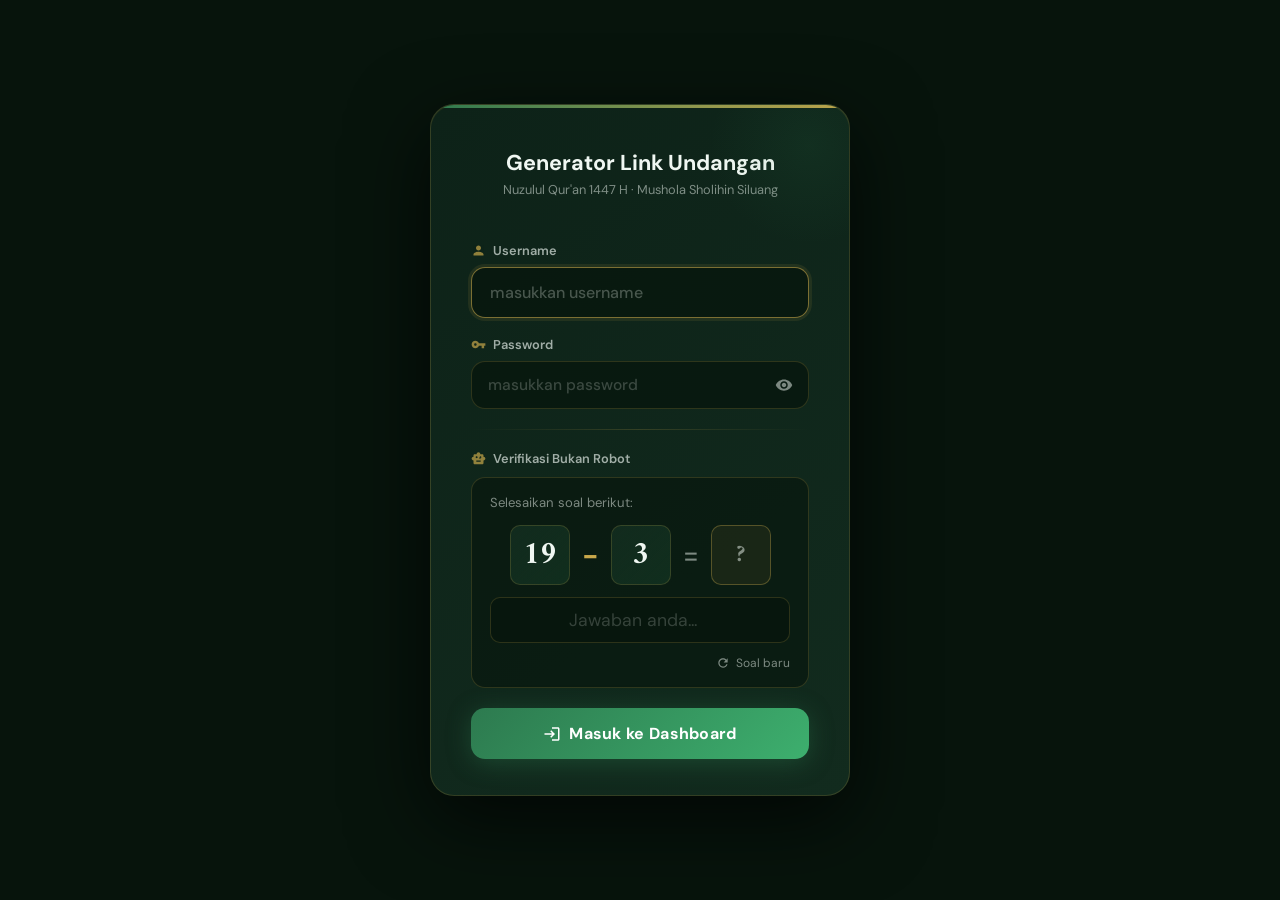
<file: register/tolls/index.html>
<!DOCTYPE html>
<html lang="id">
<head>
  <meta charset="UTF-8" />
  <meta name="viewport" content="width=device-width, initial-scale=1.0" />
  <title>Generator Link Undangan – Nuzulul Qur'an 1447 H</title>
  <link rel="preconnect" href="https://fonts.googleapis.com" />
  <link rel="preconnect" href="https://fonts.gstatic.com" crossorigin />
  <link href="https://fonts.googleapis.com/css2?family=Amiri:wght@400;700&family=DM+Sans:wght@300;400;500;600;700&display=swap" rel="stylesheet" />
  <style>
    :root {
      --bg:        #07140c;
      --surface:   #0d2218;
      --surface2:  #122b1e;
      --emerald:   #2d7a4f;
      --bright:    #3daf6e;
      --gold:      #c8a84b;
      --gold-l:    #e8c96d;
      --white:     #f0f7f2;
      --muted:     rgba(240,247,242,0.5);
      --border:    rgba(200,168,75,0.2);
      --radius:    14px;
      --ease:      cubic-bezier(.4,0,.2,1);
    }

    *, *::before, *::after { box-sizing: border-box; margin: 0; padding: 0; }
    html { scroll-behavior: smooth; }
    body {
      font-family: 'DM Sans', sans-serif;
      background: var(--bg);
      color: var(--white);
      min-height: 100vh;
      overflow-x: hidden;
    }

    body::before {
      content: '';
      position: fixed; inset: 0; z-index: 0; pointer-events: none;
      background:
        radial-gradient(ellipse 60% 40% at 15% 20%, rgba(45,122,79,0.18) 0%, transparent 70%),
        radial-gradient(ellipse 50% 50% at 85% 80%, rgba(200,168,75,0.09) 0%, transparent 70%),
        url("data:image/svg+xml,%3Csvg xmlns='http://www.w3.org/2000/svg' width='60' height='60'%3E%3Cg fill='none' stroke='rgba(45,122,79,0.06)' stroke-width='1'%3E%3Cpath d='M30 3L57 18v24L30 57 3 42V18z'/%3E%3C/g%3E%3C/svg%3E");
    }

    ::-webkit-scrollbar { width: 5px; }
    ::-webkit-scrollbar-track { background: var(--bg); }
    ::-webkit-scrollbar-thumb { background: var(--emerald); border-radius: 3px; }

    /* ══════════════════════════════════
       LOGIN OVERLAY
    ══════════════════════════════════ */
    #login-overlay {
      position: fixed; inset: 0; z-index: 9000;
      background: var(--bg);
      display: flex; align-items: center; justify-content: center;
      padding: 20px;
      animation: none;
    }
    #login-overlay.hide-out {
      animation: loginFadeOut 0.55s var(--ease) forwards;
    }
    @keyframes loginFadeOut {
      0%   { opacity: 1; transform: scale(1); }
      100% { opacity: 0; transform: scale(1.04); pointer-events: none; }
    }

    .login-card {
      background: linear-gradient(145deg, var(--surface), var(--surface2));
      border: 1px solid var(--border);
      border-radius: 24px;
      padding: 44px 40px 36px;
      width: 100%; max-width: 420px;
      position: relative;
      overflow: hidden;
      box-shadow: 0 24px 80px rgba(0,0,0,0.7), inset 0 1px 0 rgba(200,168,75,0.1);
      animation: loginCardIn 0.7s var(--ease) both;
    }
    @keyframes loginCardIn {
      from { opacity: 0; transform: translateY(30px) scale(0.97); }
      to   { opacity: 1; transform: translateY(0) scale(1); }
    }
    .login-card::before {
      content: '';
      position: absolute; top: 0; left: 0; right: 0; height: 3px;
      background: linear-gradient(90deg, var(--emerald), var(--gold), var(--emerald));
      background-size: 200% 100%;
      animation: shimmerBar 3s linear infinite;
    }
    @keyframes shimmerBar {
      0%   { background-position: -200% 0; }
      100% { background-position:  200% 0; }
    }

    /* Decorative orb */
    .login-card::after {
      content: '';
      position: absolute;
      width: 200px; height: 200px;
      border-radius: 50%;
      background: radial-gradient(circle, rgba(45,122,79,0.12) 0%, transparent 70%);
      top: -60px; right: -60px;
      pointer-events: none;
    }

    .login-logo {
      text-align: center; margin-bottom: 28px;
    }
    .login-logo-icon {
      width: 64px; height: 64px;
      background: linear-gradient(135deg, var(--emerald), var(--gold));
      border-radius: 18px;
      display: inline-flex; align-items: center; justify-content: center;
      margin-bottom: 14px;
      box-shadow: 0 8px 32px rgba(45,122,79,0.4);
    }
    .login-logo-icon svg { width: 32px; height: 32px; fill: white; }
    .login-arabic {
      font-family: 'Amiri', serif;
      font-size: 1.1rem;
      color: var(--gold);
      opacity: 0.7;
      display: block;
      margin-bottom: 6px;
    }
    .login-title {
      font-size: 1.35rem;
      font-weight: 700;
      color: var(--white);
      margin-bottom: 4px;
    }
    .login-subtitle {
      font-size: 0.8rem;
      color: var(--muted);
    }

    .login-form-group {
      margin-bottom: 18px;
    }
    .login-label {
      display: flex; align-items: center; gap: 7px;
      font-size: 0.8rem;
      font-weight: 600;
      color: rgba(240,247,242,0.65);
      margin-bottom: 8px;
    }
    .login-label svg { width: 15px; height: 15px; fill: var(--gold); opacity: 0.7; }

    .login-input-wrap {
      position: relative;
    }
    .login-input {
      width: 100%;
      background: rgba(7,20,12,0.7);
      border: 1.5px solid rgba(200,168,75,0.2);
      border-radius: var(--radius);
      color: var(--white);
      font-family: 'DM Sans', sans-serif;
      font-size: 0.97rem;
      font-weight: 500;
      padding: 13px 44px 13px 16px;
      transition: border-color 0.25s var(--ease), box-shadow 0.25s var(--ease);
      outline: none;
      -webkit-appearance: none;
    }
    .login-input::placeholder { color: rgba(240,247,242,0.22); }
    .login-input:focus {
      border-color: rgba(200,168,75,0.6);
      box-shadow: 0 0 0 3px rgba(200,168,75,0.1);
    }
    .login-input.error {
      border-color: rgba(255, 80, 80, 0.6);
      box-shadow: 0 0 0 3px rgba(255,80,80,0.1);
    }

    .btn-eye {
      position: absolute; right: 12px; top: 50%; transform: translateY(-50%);
      background: none; border: none; cursor: pointer;
      color: var(--muted); padding: 4px;
      display: flex; align-items: center;
      transition: color 0.2s;
    }
    .btn-eye:hover { color: var(--gold); }
    .btn-eye svg { width: 18px; height: 18px; fill: currentColor; }

    /* ── CAPTCHA ── */
    .captcha-wrap {
      margin-bottom: 20px;
    }
    .captcha-label {
      display: flex; align-items: center; gap: 7px;
      font-size: 0.8rem;
      font-weight: 600;
      color: rgba(240,247,242,0.65);
      margin-bottom: 10px;
    }
    .captcha-label svg { width: 15px; height: 15px; fill: var(--gold); opacity: 0.7; }

    .captcha-box {
      background: rgba(7,20,12,0.6);
      border: 1.5px solid rgba(200,168,75,0.2);
      border-radius: var(--radius);
      padding: 16px 18px;
      display: flex; flex-direction: column; gap: 12px;
    }
    .captcha-challenge {
      font-size: 0.82rem;
      color: var(--muted);
      margin-bottom: 2px;
    }
    .captcha-question {
      font-size: 1.05rem;
      font-weight: 700;
      color: var(--gold-l);
      background: rgba(200,168,75,0.08);
      border: 1px dashed rgba(200,168,75,0.25);
      border-radius: 8px;
      padding: 10px 16px;
      letter-spacing: 1px;
      text-align: center;
      user-select: none;
    }
    /* Math display style */
    .captcha-math {
      display: flex; align-items: center; justify-content: center; gap: 12px;
    }
    .captcha-num {
      font-family: 'Amiri', serif;
      font-size: 2rem;
      font-weight: 700;
      color: var(--white);
      background: linear-gradient(135deg, var(--surface2), rgba(45,122,79,0.2));
      border: 1px solid rgba(200,168,75,0.2);
      border-radius: 10px;
      width: 60px; height: 60px;
      display: flex; align-items: center; justify-content: center;
    }
    .captcha-op {
      font-size: 1.8rem;
      font-weight: 700;
      color: var(--gold);
    }
    .captcha-eq {
      font-size: 1.8rem;
      color: var(--muted);
    }
    .captcha-ans-input {
      width: 100%;
      background: rgba(7,20,12,0.7);
      border: 1.5px solid rgba(200,168,75,0.2);
      border-radius: 10px;
      color: var(--white);
      font-family: 'DM Sans', sans-serif;
      font-size: 1.1rem;
      font-weight: 700;
      padding: 11px 16px;
      text-align: center;
      outline: none;
      -webkit-appearance: none;
      transition: border-color 0.25s, box-shadow 0.25s;
    }
    .captcha-ans-input::placeholder { color: rgba(240,247,242,0.2); font-weight: 400; }
    .captcha-ans-input:focus {
      border-color: rgba(200,168,75,0.6);
      box-shadow: 0 0 0 3px rgba(200,168,75,0.1);
    }
    .captcha-ans-input.error {
      border-color: rgba(255, 80, 80, 0.6);
    }
    .captcha-refresh {
      display: flex; align-items: center; justify-content: flex-end; gap: 6px;
      background: none; border: none; cursor: pointer;
      color: var(--muted); font-size: 0.75rem;
      font-family: 'DM Sans', sans-serif;
      transition: color 0.2s;
      padding: 0;
    }
    .captcha-refresh:hover { color: var(--gold); }
    .captcha-refresh svg { width: 14px; height: 14px; fill: currentColor; }

    .login-error {
      background: rgba(255,80,80,0.1);
      border: 1px solid rgba(255,80,80,0.3);
      border-radius: 10px;
      padding: 10px 14px;
      font-size: 0.82rem;
      color: #ff8888;
      display: none;
      align-items: center;
      gap: 8px;
      margin-bottom: 16px;
      animation: shake 0.4s ease;
    }
    .login-error.show { display: flex; }
    .login-error svg { width: 16px; height: 16px; fill: #ff8888; flex-shrink: 0; }

    .btn-login {
      width: 100%;
      background: linear-gradient(135deg, var(--emerald), var(--bright));
      color: #fff;
      border: none;
      border-radius: var(--radius);
      padding: 15px;
      font-family: 'DM Sans', sans-serif;
      font-size: 1rem;
      font-weight: 700;
      letter-spacing: 0.3px;
      cursor: pointer;
      transition: all 0.25s var(--ease);
      box-shadow: 0 4px 24px rgba(45,122,79,0.4);
      position: relative; overflow: hidden;
      display: flex; align-items: center; justify-content: center; gap: 8px;
    }
    .btn-login svg { width: 18px; height: 18px; fill: white; }
    .btn-login::after {
      content: '';
      position: absolute; inset: 0;
      background: linear-gradient(135deg, rgba(255,255,255,0.12), transparent);
      opacity: 0; transition: opacity 0.2s;
    }
    .btn-login:hover { transform: translateY(-2px); box-shadow: 0 8px 36px rgba(45,122,79,0.55); }
    .btn-login:hover::after { opacity: 1; }
    .btn-login:active { transform: translateY(0); }
    .btn-login:disabled { opacity: 0.6; cursor: not-allowed; transform: none; }

    .login-divider {
      height: 1px;
      background: linear-gradient(90deg, transparent, var(--border), transparent);
      margin: 20px 0;
    }

    /* Lock icon animated */
    .lock-wrap {
      display: flex; align-items: center; justify-content: center;
      margin-bottom: 16px;
    }
    .lock-icon {
      width: 52px; height: 52px;
      border-radius: 50%;
      background: rgba(200,168,75,0.08);
      border: 1.5px solid rgba(200,168,75,0.2);
      display: flex; align-items: center; justify-content: center;
      animation: pulseLock 2.5s ease-in-out infinite;
    }
    .lock-icon svg { width: 24px; height: 24px; fill: var(--gold); }
    @keyframes pulseLock {
      0%, 100% { box-shadow: 0 0 0 0 rgba(200,168,75,0.3); }
      50% { box-shadow: 0 0 0 10px rgba(200,168,75,0); }
    }

    /* ══════════════════════════════════
       MAIN APP
    ══════════════════════════════════ */
    #app {
      display: none;
      position: relative; z-index: 1;
    }
    #app.visible {
      display: block;
      animation: fadeSlideDown 0.6s var(--ease) both;
    }

    .wrapper {
      position: relative; z-index: 1;
      max-width: 680px;
      margin: 0 auto;
      padding: 48px 20px 80px;
    }

    /* ── TOPBAR LOGOUT ── */
    .topbar {
      display: flex; justify-content: flex-end;
      margin-bottom: 16px;
    }
    .btn-logout {
      display: flex; align-items: center; gap: 6px;
      background: rgba(200,168,75,0.08);
      border: 1px solid rgba(200,168,75,0.2);
      color: rgba(200,168,75,0.7);
      padding: 7px 14px;
      border-radius: 50px;
      font-family: 'DM Sans', sans-serif;
      font-size: 0.78rem;
      font-weight: 600;
      cursor: pointer;
      transition: all 0.2s;
    }
    .btn-logout:hover { border-color: var(--gold); color: var(--gold); background: rgba(200,168,75,0.14); }
    .btn-logout svg { width: 14px; height: 14px; fill: currentColor; }

    /* ── HEADER ── */
    .header {
      text-align: center;
      margin-bottom: 48px;
      animation: fadeSlideDown 0.7s var(--ease) both;
    }
    .header-badge {
      display: inline-flex; align-items: center; gap: 8px;
      background: rgba(200,168,75,0.1);
      border: 1px solid rgba(200,168,75,0.3);
      color: var(--gold);
      padding: 7px 18px;
      border-radius: 50px;
      font-size: 0.75rem;
      font-weight: 600;
      letter-spacing: 1.8px;
      text-transform: uppercase;
      margin-bottom: 20px;
    }
    .header-badge svg { width: 14px; height: 14px; fill: var(--gold); }
    .header h1 {
      font-family: 'Amiri', serif;
      font-size: clamp(1.8rem, 5vw, 2.8rem);
      font-weight: 700;
      line-height: 1.2;
      background: linear-gradient(135deg, var(--white) 30%, var(--gold-l));
      -webkit-background-clip: text;
      -webkit-text-fill-color: transparent;
      background-clip: text;
      margin-bottom: 10px;
    }
    .header p {
      font-size: 0.9rem;
      color: var(--muted);
      line-height: 1.7;
    }
    .header-arabic {
      font-family: 'Amiri', serif;
      font-size: 1.5rem;
      color: var(--gold);
      opacity: 0.6;
      margin-bottom: 16px;
      display: block;
    }

    @keyframes fadeSlideDown {
      from { opacity: 0; transform: translateY(-20px); }
      to   { opacity: 1; transform: translateY(0); }
    }

    /* ── CARD ── */
    .card {
      background: linear-gradient(145deg, var(--surface), var(--surface2));
      border: 1px solid var(--border);
      border-radius: 20px;
      padding: 36px 32px;
      position: relative;
      overflow: hidden;
      box-shadow: 0 8px 48px rgba(0,0,0,0.5), inset 0 1px 0 rgba(200,168,75,0.1);
      animation: fadeSlideUp 0.7s var(--ease) 0.15s both;
    }
    .card::before {
      content: '';
      position: absolute; top: 0; left: 0; right: 0; height: 3px;
      background: linear-gradient(90deg, var(--emerald), var(--gold), var(--emerald));
      background-size: 200% 100%;
      animation: shimmerBar 3s linear infinite;
    }
    @keyframes fadeSlideUp {
      from { opacity: 0; transform: translateY(24px); }
      to   { opacity: 1; transform: translateY(0); }
    }

    /* ── STEP LABEL ── */
    .step-label {
      font-size: 0.7rem;
      font-weight: 700;
      letter-spacing: 2px;
      text-transform: uppercase;
      color: var(--gold);
      opacity: 0.8;
      margin-bottom: 8px;
      display: flex; align-items: center; gap: 6px;
    }
    .step-label svg { width: 12px; height: 12px; fill: var(--gold); }
    .card-title {
      font-size: 1.1rem;
      font-weight: 700;
      color: var(--white);
      margin-bottom: 24px;
    }

    /* ── FORM GROUP ── */
    .form-group { margin-bottom: 20px; }
    label {
      display: block;
      font-size: 0.82rem;
      font-weight: 600;
      color: rgba(240,247,242,0.7);
      margin-bottom: 8px;
      letter-spacing: 0.3px;
    }
    label span { font-weight: 400; opacity: 0.6; font-size: 0.78rem; }

    input[type="text"] {
      width: 100%;
      background: rgba(7,20,12,0.7);
      border: 1.5px solid rgba(200,168,75,0.2);
      border-radius: var(--radius);
      color: var(--white);
      font-family: 'DM Sans', sans-serif;
      font-size: 1rem;
      font-weight: 500;
      padding: 14px 18px;
      transition: border-color 0.25s var(--ease), box-shadow 0.25s var(--ease);
      outline: none;
      -webkit-appearance: none;
    }
    input[type="text"]::placeholder { color: rgba(240,247,242,0.28); }
    input[type="text"]:focus {
      border-color: rgba(200,168,75,0.6);
      box-shadow: 0 0 0 3px rgba(200,168,75,0.1);
    }

    /* ── QUICK FILL CHIPS ── */
    .quick-label {
      font-size: 0.72rem;
      color: var(--muted);
      margin-bottom: 8px;
      font-weight: 500;
      display: flex; align-items: center; gap: 5px;
    }
    .quick-label svg { width: 11px; height: 11px; fill: var(--muted); }
    .chips {
      display: flex; gap: 8px; flex-wrap: wrap; margin-bottom: 20px;
    }
    .chip {
      background: rgba(45,122,79,0.12);
      border: 1px solid rgba(45,122,79,0.3);
      color: rgba(240,247,242,0.75);
      padding: 5px 14px;
      border-radius: 50px;
      font-size: 0.78rem;
      font-weight: 500;
      cursor: pointer;
      transition: all 0.2s var(--ease);
    }
    .chip:hover {
      background: rgba(45,122,79,0.28);
      border-color: var(--bright);
      color: var(--white);
      transform: translateY(-1px);
    }

    /* ── DIVIDER ── */
    .divider {
      height: 1px;
      background: linear-gradient(90deg, transparent, var(--border), transparent);
      margin: 24px 0;
    }

    /* ── GENERATE BUTTON ── */
    .btn-generate {
      width: 100%;
      background: linear-gradient(135deg, var(--emerald), var(--bright));
      color: #fff;
      border: none;
      border-radius: var(--radius);
      padding: 16px;
      font-family: 'DM Sans', sans-serif;
      font-size: 1rem;
      font-weight: 700;
      letter-spacing: 0.3px;
      cursor: pointer;
      transition: all 0.25s var(--ease);
      box-shadow: 0 4px 24px rgba(45,122,79,0.4);
      position: relative; overflow: hidden;
      display: flex; align-items: center; justify-content: center; gap: 8px;
    }
    .btn-generate svg { width: 18px; height: 18px; fill: white; }
    .btn-generate::after {
      content: '';
      position: absolute; inset: 0;
      background: linear-gradient(135deg, rgba(255,255,255,0.12), transparent);
      opacity: 0; transition: opacity 0.2s;
    }
    .btn-generate:hover { transform: translateY(-2px); box-shadow: 0 8px 36px rgba(45,122,79,0.55); }
    .btn-generate:hover::after { opacity: 1; }
    .btn-generate:active { transform: translateY(0); }

    /* ── RESULT SECTION ── */
    .result-section {
      margin-top: 28px;
      display: none;
      animation: fadeSlideUp 0.5s var(--ease) both;
    }
    .result-section.show { display: block; }

    .result-box {
      background: rgba(7,20,12,0.8);
      border: 1.5px solid rgba(200,168,75,0.3);
      border-radius: var(--radius);
      padding: 16px 18px;
      display: flex;
      align-items: center;
      gap: 12px;
      margin-bottom: 12px;
    }
    .result-url {
      flex: 1;
      font-size: 0.85rem;
      color: var(--gold-l);
      word-break: break-all;
      line-height: 1.5;
      font-weight: 500;
    }

    /* ── ACTION BUTTONS ── */
    .action-row { display: flex; gap: 10px; flex-wrap: wrap; }
    .btn-action {
      flex: 1;
      min-width: 120px;
      padding: 13px 16px;
      border-radius: var(--radius);
      font-family: 'DM Sans', sans-serif;
      font-size: 0.85rem;
      font-weight: 600;
      cursor: pointer;
      border: none;
      transition: all 0.22s var(--ease);
      display: flex; align-items: center; justify-content: center; gap: 8px;
    }
    .btn-action svg { width: 16px; height: 16px; flex-shrink: 0; }
    .btn-copy {
      background: linear-gradient(135deg, var(--gold), var(--gold-l));
      color: #0a1f0f;
      box-shadow: 0 4px 16px rgba(200,168,75,0.3);
    }
    .btn-copy svg { fill: #0a1f0f; }
    .btn-copy:hover { transform: translateY(-2px); box-shadow: 0 8px 24px rgba(200,168,75,0.45); }
    .btn-copy.copied {
      background: linear-gradient(135deg, #2d7a4f, #3daf6e);
      color: #fff;
    }
    .btn-copy.copied svg { fill: white; }
    .btn-wa {
      background: #25D366;
      color: #fff;
      box-shadow: 0 4px 16px rgba(37,211,102,0.3);
    }
    .btn-wa svg { fill: white; }
    .btn-wa:hover { transform: translateY(-2px); box-shadow: 0 8px 24px rgba(37,211,102,0.45); }
    .btn-open {
      background: rgba(45,122,79,0.15);
      border: 1.5px solid rgba(45,122,79,0.4);
      color: var(--bright);
    }
    .btn-open svg { fill: var(--bright); }
    .btn-open:hover { background: rgba(45,122,79,0.28); transform: translateY(-2px); }

    /* ── PREVIEW CARD ── */
    .preview-card {
      margin-top: 24px;
      background: linear-gradient(135deg, rgba(13,34,24,0.9), rgba(18,43,30,0.9));
      border: 1px solid rgba(200,168,75,0.15);
      border-radius: var(--radius);
      padding: 20px 24px;
      display: flex; align-items: center; gap: 18px;
    }
    .preview-avatar {
      width: 52px; height: 52px;
      border-radius: 50%;
      background: linear-gradient(135deg, var(--emerald), var(--gold));
      display: flex; align-items: center; justify-content: center;
      font-family: 'Amiri', serif;
      font-size: 1.3rem;
      font-weight: 700;
      color: #fff;
      flex-shrink: 0;
    }
    .preview-info { flex: 1; min-width: 0; }
    .preview-name {
      font-size: 1rem;
      font-weight: 700;
      color: var(--white);
      margin-bottom: 3px;
      white-space: nowrap;
      overflow: hidden;
      text-overflow: ellipsis;
    }
    .preview-desc { font-size: 0.78rem; color: var(--muted); }
    .preview-moon svg { width: 28px; height: 28px; fill: var(--gold); opacity: 0.7; }

    /* ── HISTORY ── */
    .history-section {
      margin-top: 32px;
      animation: fadeSlideUp 0.7s var(--ease) 0.3s both;
    }
    .history-header {
      display: flex; justify-content: space-between; align-items: center;
      margin-bottom: 14px;
    }
    .history-title {
      font-size: 0.75rem;
      font-weight: 700;
      letter-spacing: 2px;
      text-transform: uppercase;
      color: var(--muted);
      display: flex; align-items: center; gap: 7px;
    }
    .history-title svg { width: 14px; height: 14px; fill: var(--muted); }
    .btn-clear-history {
      background: none;
      border: 1px solid rgba(200,168,75,0.2);
      color: rgba(200,168,75,0.5);
      padding: 4px 12px;
      border-radius: 50px;
      font-size: 0.72rem;
      font-weight: 600;
      cursor: pointer;
      transition: all 0.2s;
    }
    .btn-clear-history:hover { border-color: var(--gold); color: var(--gold); }

    #history-list { display: flex; flex-direction: column; gap: 10px; }

    .history-item {
      background: rgba(13,34,24,0.6);
      border: 1px solid rgba(200,168,75,0.12);
      border-radius: 12px;
      padding: 14px 18px;
      display: flex; align-items: center; gap: 14px;
      cursor: pointer;
      transition: all 0.2s var(--ease);
    }
    .history-item:hover {
      border-color: rgba(200,168,75,0.3);
      background: rgba(13,34,24,0.9);
      transform: translateX(3px);
    }
    .history-avatar {
      width: 36px; height: 36px;
      border-radius: 50%;
      background: linear-gradient(135deg, var(--emerald), var(--gold));
      display: flex; align-items: center; justify-content: center;
      font-size: 0.85rem;
      font-weight: 700;
      color: #fff;
      flex-shrink: 0;
    }
    .history-info { flex: 1; min-width: 0; }
    .history-name {
      font-size: 0.9rem; font-weight: 600; color: var(--white);
      white-space: nowrap; overflow: hidden; text-overflow: ellipsis;
    }
    .history-url {
      font-size: 0.72rem; color: var(--muted);
      white-space: nowrap; overflow: hidden; text-overflow: ellipsis;
    }
    .history-actions { display: flex; gap: 6px; }
    .history-btn {
      width: 32px; height: 32px;
      border-radius: 8px;
      border: 1px solid rgba(200,168,75,0.2);
      background: transparent;
      color: var(--muted);
      cursor: pointer;
      transition: all 0.18s;
      display: flex; align-items: center; justify-content: center;
    }
    .history-btn svg { width: 15px; height: 15px; fill: currentColor; }
    .history-btn:hover { background: rgba(200,168,75,0.12); color: var(--gold); border-color: var(--gold); }
    .history-btn.del:hover { background: rgba(200,50,50,0.15); color: #ff6b6b; border-color: rgba(200,50,50,0.4); }

    .empty-history {
      text-align: center;
      padding: 28px 0;
      color: var(--muted);
      font-size: 0.85rem;
    }
    .empty-history .icon {
      display: flex; justify-content: center;
      margin-bottom: 8px; opacity: 0.35;
    }
    .empty-history .icon svg { width: 36px; height: 36px; fill: var(--muted); }

    /* ── TOAST ── */
    #toast {
      position: fixed; bottom: 28px; left: 50%; transform: translateX(-50%) translateY(80px);
      background: var(--surface2);
      border: 1px solid var(--border);
      color: var(--white);
      padding: 12px 22px;
      border-radius: 50px;
      font-size: 0.88rem;
      font-weight: 500;
      box-shadow: 0 8px 32px rgba(0,0,0,0.5);
      transition: transform 0.35s var(--ease), opacity 0.35s;
      opacity: 0;
      z-index: 9999;
      white-space: nowrap;
      display: flex; align-items: center; gap: 8px;
    }
    #toast svg { width: 16px; height: 16px; fill: var(--gold); flex-shrink: 0; }
    #toast.show { transform: translateX(-50%) translateY(0); opacity: 1; }

    /* ── FOOTER ── */
    .footer {
      text-align: center;
      margin-top: 48px;
      color: rgba(240,247,242,0.2);
      font-size: 0.78rem;
      animation: fadeSlideUp 0.7s var(--ease) 0.5s both;
    }
    .footer span { color: var(--gold); opacity: 0.5; }

    /* ── RESPONSIVE ── */
    @media(max-width: 480px) {
      .card { padding: 24px 20px; }
      .action-row { flex-direction: column; }
      .btn-action { width: 100%; }
      .login-card { padding: 32px 24px 28px; }
    }

    @keyframes shake {
      0%,100% { transform: translateX(0); }
      20%     { transform: translateX(-8px); }
      40%     { transform: translateX(8px); }
      60%     { transform: translateX(-5px); }
      80%     { transform: translateX(5px); }
    }
  </style>
</head>
<body>

<!-- ═══════════════════════════════════════
     LOGIN OVERLAY
═══════════════════════════════════════ -->
<div id="login-overlay">
  <div class="login-card">

    <div class="login-logo">
    
      <div class="login-title">Generator Link Undangan</div>
      <div class="login-subtitle">Nuzulul Qur'an 1447 H · Mushola Sholihin Siluang</div>
    </div>

    <div class="lock-wrap">
    </div>

    <!-- Error msg -->
    <div class="login-error" id="login-error">
      <!-- Material: error -->
      <svg viewBox="0 0 24 24"><path d="M12 2C6.48 2 2 6.48 2 12s4.48 10 10 10 10-4.48 10-10S17.52 2 12 2zm1 15h-2v-2h2v2zm0-4h-2V7h2v6z"/></svg>
      <span id="login-error-text">Username atau password salah.</span>
    </div>

    <!-- Username -->
    <div class="login-form-group">
      <div class="login-label">
        <!-- Material: person -->
        <svg viewBox="0 0 24 24"><path d="M12 12c2.21 0 4-1.79 4-4s-1.79-4-4-4-4 1.79-4 4 1.79 4 4 4zm0 2c-2.67 0-8 1.34-8 4v2h16v-2c0-2.66-5.33-4-8-4z"/></svg>
        Username
      </div>
      <div class="login-input-wrap">
        <input type="text" class="login-input" id="login-username" placeholder="masukkan username" autocomplete="username"
          onkeydown="if(event.key==='Enter') document.getElementById('login-password').focus()" />
      </div>
    </div>

    <!-- Password -->
    <div class="login-form-group">
      <div class="login-label">
        <!-- Material: vpn_key -->
        <svg viewBox="0 0 24 24"><path d="M12.65 10C11.83 7.67 9.61 6 7 6c-3.31 0-6 2.69-6 6s2.69 6 6 6c2.61 0 4.83-1.67 5.65-4H17v4h4v-4h2v-4H12.65zM7 14c-1.1 0-2-.9-2-2s.9-2 2-2 2 .9 2 2-.9 2-2 2z"/></svg>
        Password
      </div>
      <div class="login-input-wrap">
        <input type="password" class="login-input" id="login-password" placeholder="masukkan password" autocomplete="current-password"
          onkeydown="if(event.key==='Enter') document.getElementById('captcha-answer').focus()" />
        <button class="btn-eye" type="button" onclick="togglePassword()" title="Lihat/sembunyikan password">
          <svg id="eye-icon" viewBox="0 0 24 24"><path d="M12 4.5C7 4.5 2.73 7.61 1 12c1.73 4.39 6 7.5 11 7.5s9.27-3.11 11-7.5c-1.73-4.39-6-7.5-11-7.5zM12 17c-2.76 0-5-2.24-5-5s2.24-5 5-5 5 2.24 5 5-2.24 5-5 5zm0-8c-1.66 0-3 1.34-3 3s1.34 3 3 3 3-1.34 3-3-1.34-3-3-3z"/></svg>
        </button>
      </div>
    </div>

    <div class="login-divider"></div>

    <!-- CAPTCHA -->
    <div class="captcha-wrap">
      <div class="captcha-label">
        <!-- Material: smart_toy -->
        <svg viewBox="0 0 24 24"><path d="M20 9V7c0-1.1-.9-2-2-2h-3c0-1.66-1.34-3-3-3S9 3.34 9 5H6c-1.1 0-2 .9-2 2v2c-1.66 0-3 1.34-3 3s1.34 3 3 3v4c0 1.1.9 2 2 2h12c1.1 0 2-.9 2-2v-4c1.66 0 3-1.34 3-3s-1.34-3-3-3zM9 11.5c-.83 0-1.5-.67-1.5-1.5S8.17 8.5 9 8.5s1.5.67 1.5 1.5-.67 1.5-1.5 1.5zm6.5 5.5h-7v-2h7v2zm-.5-4c-.83 0-1.5-.67-1.5-1.5S14.17 8.5 15 8.5s1.5.67 1.5 1.5-.67 1.5-1.5 1.5z"/></svg>
        Verifikasi Bukan Robot
      </div>
      <div class="captcha-box">
        <div class="captcha-challenge">Selesaikan soal berikut:</div>
        <div class="captcha-math" id="captcha-display">
          <!-- Diisi JS -->
        </div>
        <input type="number" class="captcha-ans-input" id="captcha-answer"
          placeholder="Jawaban anda..."
          onkeydown="if(event.key==='Enter') doLogin()"
          autocomplete="off" />
        <button class="captcha-refresh" type="button" onclick="newCaptcha()">
          <!-- Material: refresh -->
          <svg viewBox="0 0 24 24"><path d="M17.65 6.35C16.2 4.9 14.21 4 12 4c-4.42 0-7.99 3.58-7.99 8s3.57 8 7.99 8c3.73 0 6.84-2.55 7.73-6h-2.08c-.82 2.33-3.04 4-5.65 4-3.31 0-6-2.69-6-6s2.69-6 6-6c1.66 0 3.14.69 4.22 1.78L13 11h7V4l-2.35 2.35z"/></svg>
          Soal baru
        </button>
      </div>
    </div>

    <!-- Login Button -->
    <button class="btn-login" id="btn-login" onclick="doLogin()">
      <!-- Material: login -->
      <svg viewBox="0 0 24 24"><path d="M11 7L9.6 8.4l2.6 2.6H2v2h10.2l-2.6 2.6L11 17l5-5-5-5zm9 12h-8v2h8c1.1 0 2-.9 2-2V5c0-1.1-.9-2-2-2h-8v2h8v14z"/></svg>
      Masuk ke Dashboard
    </button>

  </div>
</div>

<!-- ═══════════════════════════════════════
     MAIN APP
═══════════════════════════════════════ -->
<div id="app">
<div class="wrapper">

  <!-- TOPBAR -->
  <div class="topbar">
    <button class="btn-logout" onclick="doLogout()">
      <!-- Material: logout -->
      <svg viewBox="0 0 24 24"><path d="M17 7l-1.41 1.41L18.17 11H8v2h10.17l-2.58 2.58L17 17l5-5zM4 5h8V3H4c-1.1 0-2 .9-2 2v14c0 1.1.9 2 2 2h8v-2H4V5z"/></svg>
      Keluar
    </button>
  </div>

  <!-- HEADER -->
  <div class="header">
    <span class="header-arabic">بِسْمِ اللَّهِ الرَّحْمَٰنِ الرَّحِيمِ</span>
    <div class="header-badge">
      <!-- Material: nightlight_round (moon) -->
      <svg viewBox="0 0 24 24"><path d="M12 3c-4.97 0-9 4.03-9 9s4.03 9 9 9 9-4.03 9-9c0-.46-.04-.92-.1-1.36-.98 1.37-2.58 2.26-4.4 2.26-2.98 0-5.4-2.42-5.4-5.4 0-1.81.89-3.42 2.26-4.4-.44-.06-.9-.1-1.36-.1z"/></svg>
      Nuzulul Qur'an 1447 H
    </div>
    <h1>Generator Link Undangan</h1>
    <p>Buat link undangan personal untuk setiap tamu.<br>Nama tamu akan tampil otomatis di popup undangan.</p>
  </div>

  <!-- MAIN CARD -->
  <div class="card">
    <div class="step-label">
      <svg viewBox="0 0 24 24"><path d="M11.99 2C6.47 2 2 6.48 2 12s4.47 10 9.99 10C17.52 22 22 17.52 22 12S17.52 2 11.99 2zM12 20c-4.42 0-8-3.58-8-8s3.58-8 8-8 8 3.58 8 8-3.58 8-8 8zm.5-13H11v6l5.25 3.15.75-1.23-4.5-2.67V7z"/></svg>
      Langkah 1 — Isi Data Tamu
    </div>
    <div class="card-title">Nama yang Diundang</div>

    <div class="form-group">
      <label for="guest-input">Nama Tamu <span>— gunakan nama lengkap atau panggilan</span></label>
      <input
        type="text"
        id="guest-input"
        placeholder="contoh: Harun Alfala"
        autocomplete="off"
        oninput="onNameInput()"
        onkeydown="if(event.key==='Enter') generateLink()"
      />
    </div>

    <div class="quick-label">
      <svg viewBox="0 0 24 24"><path d="M11.99 2C6.47 2 2 6.48 2 12s4.47 10 9.99 10C17.52 22 22 17.52 22 12S17.52 2 11.99 2zm4.24 16L12 15.45 7.77 18l1.12-4.81-3.73-3.23 4.92-.42L12 5l1.92 4.53 4.92.42-3.73 3.23L16.23 18z"/></svg>
      Isi cepat contoh nama:
    </div>
    <div class="chips">
      <div class="chip" onclick="fillName('Prabowo Subianto')">Prabowo Subianto</div>
      <div class="chip" onclick="fillName('Fufufafa hehe')">Fufufafa hehe</div>
      <div class="chip" onclick="fillName('Puan Maharani')">Puan Maharani</div>
      <div class="chip" onclick="fillName('Bapak Bahlil')">Bapak Bahlil</div>
    </div>

    <div class="divider"></div>

    <div class="step-label">
      <svg viewBox="0 0 24 24"><path d="M19 3H5c-1.1 0-2 .9-2 2v14c0 1.1.9 2 2 2h14c1.1 0 2-.9 2-2V5c0-1.1-.9-2-2-2zm-7 3c1.93 0 3.5 1.57 3.5 3.5S13.93 13 12 13s-3.5-1.57-3.5-3.5S10.07 6 12 6zm7 13H5v-.23c0-.62.28-1.2.76-1.58C7.47 15.82 9.64 15 12 15s4.53.82 6.24 2.19c.48.38.76.97.76 1.58V19z"/></svg>
      Langkah 2 — Generate
    </div>
    <button class="btn-generate" onclick="generateLink()">
      <!-- Material: add_link -->
      <svg viewBox="0 0 24 24"><path d="M17 7h-4v2h4c1.65 0 3 1.35 3 3s-1.35 3-3 3h-4v2h4c2.76 0 5-2.24 5-5s-2.24-5-5-5zm-6 8H7c-1.65 0-3-1.35-3-3s1.35-3 3-3h4V7H7c-2.76 0-5 2.24-5 5s2.24 5 5 5h4v-2zm-3-4h8v2H8z"/></svg>
      Buat Link Undangan
    </button>

    <!-- RESULT -->
    <div class="result-section" id="result-section">
      <div class="divider"></div>
      <div class="step-label">
        <svg viewBox="0 0 24 24"><path d="M9 16.17L4.83 12l-1.42 1.41L9 19 21 7l-1.41-1.41z"/></svg>
        Link Siap Digunakan
      </div>

      <div class="preview-card" id="preview-card">
        <div class="preview-avatar" id="preview-avatar">?</div>
        <div class="preview-info">
          <div class="preview-name" id="preview-name">—</div>
          <div class="preview-desc">Akan muncul di popup undangan sebagai nama tamu</div>
        </div>
        <div class="preview-moon">
          <svg viewBox="0 0 24 24"><path d="M12 3c-4.97 0-9 4.03-9 9s4.03 9 9 9 9-4.03 9-9c0-.46-.04-.92-.1-1.36-.98 1.37-2.58 2.26-4.4 2.26-2.98 0-5.4-2.42-5.4-5.4 0-1.81.89-3.42 2.26-4.4-.44-.06-.9-.1-1.36-.1z"/></svg>
        </div>
      </div>

      <div class="result-box" style="margin-top:16px;">
        <div class="result-url" id="result-url">—</div>
      </div>

      <div class="action-row">
        <button class="btn-action btn-copy" id="btn-copy" onclick="copyLink()">
          <!-- Material: content_copy -->
          <svg viewBox="0 0 24 24"><path d="M16 1H4c-1.1 0-2 .9-2 2v14h2V3h12V1zm3 4H8c-1.1 0-2 .9-2 2v14c0 1.1.9 2 2 2h11c1.1 0 2-.9 2-2V7c0-1.1-.9-2-2-2zm0 16H8V7h11v14z"/></svg>
          Salin Link
        </button>
        <button class="btn-action btn-wa" onclick="shareWA()">
          <svg width="16" height="16" viewBox="0 0 24 24" fill="white"><path d="M17.472 14.382c-.297-.149-1.758-.867-2.03-.967-.273-.099-.471-.148-.67.15-.197.297-.767.966-.94 1.164-.173.199-.347.223-.644.075-.297-.15-1.255-.463-2.39-1.475-.883-.788-1.48-1.761-1.653-2.059-.173-.297-.018-.458.13-.606.134-.133.298-.347.446-.52.149-.174.198-.298.298-.497.099-.198.05-.371-.025-.52-.075-.149-.669-1.612-.916-2.207-.242-.579-.487-.5-.669-.51-.173-.008-.371-.01-.57-.01-.198 0-.52.074-.792.372-.272.297-1.04 1.016-1.04 2.479 0 1.462 1.065 2.875 1.213 3.074.149.198 2.096 3.2 5.077 4.487.709.306 1.262.489 1.694.625.712.227 1.36.195 1.871.118.571-.085 1.758-.719 2.006-1.413.248-.694.248-1.289.173-1.413-.074-.124-.272-.198-.57-.347m-5.421 7.403h-.004a9.87 9.87 0 01-5.031-1.378l-.361-.214-3.741.982.998-3.648-.235-.374a9.86 9.86 0 01-1.51-5.26c.001-5.45 4.436-9.884 9.888-9.884 2.64 0 5.122 1.03 6.988 2.898a9.825 9.825 0 012.893 6.994c-.003 5.45-4.437 9.884-9.885 9.884m8.413-18.297A11.815 11.815 0 0012.05 0C5.495 0 .16 5.335.157 11.892c0 2.096.547 4.142 1.588 5.945L.057 24l6.305-1.654a11.882 11.882 0 005.683 1.448h.005c6.554 0 11.89-5.335 11.893-11.893a11.821 11.821 0 00-3.48-8.413z"/></svg>
          Kirim WA
        </button>
        <button class="btn-action btn-open" onclick="openLink()">
          <!-- Material: open_in_new -->
          <svg viewBox="0 0 24 24"><path d="M19 19H5V5h7V3H5c-1.11 0-2 .9-2 2v14c0 1.1.89 2 2 2h14c1.1 0 2-.9 2-2v-7h-2v7zM14 3v2h3.59l-9.83 9.83 1.41 1.41L19 6.41V10h2V3h-7z"/></svg>
          Preview
        </button>
      </div>
    </div>
  </div>

  <!-- HISTORY -->
  <div class="history-section">
    <div class="history-header">
      <div class="history-title">
        <!-- Material: history -->
        <svg viewBox="0 0 24 24"><path d="M13 3c-4.97 0-9 4.03-9 9H1l3.89 3.89.07.14L9 12H6c0-3.87 3.13-7 7-7s7 3.13 7 7-3.13 7-7 7c-1.93 0-3.68-.79-4.94-2.06l-1.42 1.42C8.27 19.99 10.51 21 13 21c4.97 0 9-4.03 9-9s-4.03-9-9-9zm-1 5v5l4.28 2.54.72-1.21-3.5-2.08V8H12z"/></svg>
        Riwayat Link Dibuat
      </div>
      <button class="btn-clear-history" onclick="clearHistory()">Hapus Semua</button>
    </div>
    <div id="history-list">
      <div class="empty-history">
        <div class="icon">
          <svg viewBox="0 0 24 24"><path d="M17 7h-4v2h4c1.65 0 3 1.35 3 3s-1.35 3-3 3h-4v2h4c2.76 0 5-2.24 5-5s-2.24-5-5-5zm-6 8H7c-1.65 0-3-1.35-3-3s1.35-3 3-3h4V7H7c-2.76 0-5 2.24-5 5s2.24 5 5 5h4v-2zm-3-4h8v2H8z"/></svg>
        </div>
        <div>Belum ada link yang dibuat.<br>Generate link pertama Anda!</div>
      </div>
    </div>
  </div>

  <div class="footer">
    © 2026 <span>Pemuda Mushola Sholihin Siluang</span> · Nuzulul Qur'an 1447 H
  </div>

</div>
</div>

<!-- TOAST -->
<div id="toast">
  <svg viewBox="0 0 24 24"><path d="M12 2C6.48 2 2 6.48 2 12s4.48 10 10 10 10-4.48 10-10S17.52 2 12 2zm-2 15l-5-5 1.41-1.41L10 14.17l7.59-7.59L19 8l-9 9z"/></svg>
  <span id="toast-text"></span>
</div>

<script>
  /* ═══════════════════════════════════
     LOGIN LOGIC
  ═══════════════════════════════════ */
  const CREDS = { username: 'admin', password: '12345' };
  const SESSION_KEY = 'nq_session';

  let captchaAnswer = 0;

  function newCaptcha() {
    const ops = ['+', '-', '×'];
    const op = ops[Math.floor(Math.random() * ops.length)];
    let a, b;
    if (op === '+') { a = rand(1, 20); b = rand(1, 20); captchaAnswer = a + b; }
    else if (op === '-') { a = rand(5, 25); b = rand(1, a); captchaAnswer = a - b; }
    else { a = rand(2, 9); b = rand(2, 9); captchaAnswer = a * b; }

    document.getElementById('captcha-display').innerHTML = `
      <div class="captcha-num">${a}</div>
      <div class="captcha-op">${op}</div>
      <div class="captcha-num">${b}</div>
      <div class="captcha-eq">=</div>
      <div class="captcha-num" style="background:rgba(200,168,75,0.08);border-color:rgba(200,168,75,0.35);font-size:1.5rem;color:var(--muted)">?</div>
    `;
    document.getElementById('captcha-answer').value = '';
    document.getElementById('captcha-answer').classList.remove('error');
  }

  function rand(min, max) {
    return Math.floor(Math.random() * (max - min + 1)) + min;
  }

  function togglePassword() {
    const inp = document.getElementById('login-password');
    const icon = document.getElementById('eye-icon');
    if (inp.type === 'password') {
      inp.type = 'text';
      // eye-off icon
      icon.innerHTML = '<path d="M12 7c2.76 0 5 2.24 5 5 0 .65-.13 1.26-.36 1.83l2.92 2.92c1.51-1.26 2.7-2.89 3.43-4.75-1.73-4.39-6-7.5-11-7.5-1.4 0-2.74.25-3.98.7l2.16 2.16C10.74 7.13 11.35 7 12 7zM2 4.27l2.28 2.28.46.46C3.08 8.3 1.78 10.02 1 12c1.73 4.39 6 7.5 11 7.5 1.55 0 3.03-.3 4.38-.84l.42.42L19.73 22 21 20.73 3.27 3 2 4.27zM7.53 9.8l1.55 1.55c-.05.21-.08.43-.08.65 0 1.66 1.34 3 3 3 .22 0 .44-.03.65-.08l1.55 1.55c-.67.33-1.41.53-2.2.53-2.76 0-5-2.24-5-5 0-.79.2-1.53.53-2.2zm4.31-.78l3.15 3.15.02-.16c0-1.66-1.34-3-3-3l-.17.01z"/>';
    } else {
      inp.type = 'password';
      icon.innerHTML = '<path d="M12 4.5C7 4.5 2.73 7.61 1 12c1.73 4.39 6 7.5 11 7.5s9.27-3.11 11-7.5c-1.73-4.39-6-7.5-11-7.5zM12 17c-2.76 0-5-2.24-5-5s2.24-5 5-5 5 2.24 5 5-2.24 5-5 5zm0-8c-1.66 0-3 1.34-3 3s1.34 3 3 3 3-1.34 3-3-1.34-3-3-3z"/>';
    }
  }

  function showLoginError(msg) {
    const el = document.getElementById('login-error');
    document.getElementById('login-error-text').textContent = msg;
    el.classList.add('show');
    el.style.animation = 'none';
    el.offsetHeight;
    el.style.animation = 'shake 0.4s ease';
  }
  function hideLoginError() {
    document.getElementById('login-error').classList.remove('show');
  }

  function doLogin() {
    hideLoginError();
    const uname = document.getElementById('login-username').value.trim();
    const pass = document.getElementById('login-password').value;
    const captchaVal = parseInt(document.getElementById('captcha-answer').value);

    // Validate fields
    if (!uname || !pass) {
      showLoginError('Username dan password tidak boleh kosong.');
      if (!uname) document.getElementById('login-username').classList.add('error');
      if (!pass) document.getElementById('login-password').classList.add('error');
      return;
    }
    document.getElementById('login-username').classList.remove('error');
    document.getElementById('login-password').classList.remove('error');

    // Validate captcha
    if (isNaN(captchaVal) || captchaVal !== captchaAnswer) {
      showLoginError('Jawaban verifikasi robot salah. Coba lagi.');
      document.getElementById('captcha-answer').classList.add('error');
      document.getElementById('captcha-answer').value = '';
      newCaptcha();
      return;
    }
    document.getElementById('captcha-answer').classList.remove('error');

    // Validate credentials
    if (uname !== CREDS.username || pass !== CREDS.password) {
      showLoginError('Username atau password salah.');
      shake(document.getElementById('login-username'));
      shake(document.getElementById('login-password'));
      newCaptcha();
      return;
    }

    // SUCCESS
    sessionStorage.setItem(SESSION_KEY, '1');
    const overlay = document.getElementById('login-overlay');
    overlay.classList.add('hide-out');
    setTimeout(() => {
      overlay.style.display = 'none';
      document.getElementById('app').classList.add('visible');
    }, 550);
  }

  function doLogout() {
    sessionStorage.removeItem(SESSION_KEY);
    location.reload();
  }

  // Init
  (function init() {
    newCaptcha();
    // If already logged in this session
    if (sessionStorage.getItem(SESSION_KEY) === '1') {
      document.getElementById('login-overlay').style.display = 'none';
      document.getElementById('app').classList.add('visible');
    }
    // Focus username
    setTimeout(() => document.getElementById('login-username').focus(), 300);
  })();


  /* ═══════════════════════════════════
     MAIN APP LOGIC
  ═══════════════════════════════════ */
  const BASE_URL = 'https://www.remajasholihinsiluang.my.id/register/';
  const STORAGE_KEY = 'nq_link_history';

  let currentURL = '';
  let history = loadHistory();

  function loadHistory() {
    try { return JSON.parse(localStorage.getItem(STORAGE_KEY)) || []; }
    catch { return []; }
  }
  function saveHistory() {
    localStorage.setItem(STORAGE_KEY, JSON.stringify(history));
  }

  renderHistory();

  function onNameInput() {
    const name = document.getElementById('guest-input').value.trim();
    if (currentURL && name) updatePreview(name);
  }

  function fillName(name) {
    document.getElementById('guest-input').value = name;
    onNameInput();
    document.getElementById('guest-input').focus();
  }

  function generateLink() {
    const raw = document.getElementById('guest-input').value.trim();
    if (!raw) {
      showToast('Masukkan nama tamu terlebih dahulu!', 'warn');
      document.getElementById('guest-input').focus();
      shake(document.getElementById('guest-input'));
      return;
    }

    const encoded = encodeURIComponent(raw);
    currentURL = `${BASE_URL}?tamu=${encoded}`;

    document.getElementById('result-url').textContent = currentURL;
    updatePreview(raw);

    const section = document.getElementById('result-section');
    section.classList.add('show');
    section.scrollIntoView({ behavior: 'smooth', block: 'nearest' });

    const exists = history.find(h => h.name.toLowerCase() === raw.toLowerCase());
    if (!exists) {
      history.unshift({ name: raw, url: currentURL, time: Date.now() });
      if (history.length > 30) history.pop();
      saveHistory();
      renderHistory();
    }

    showToast('Link berhasil dibuat!');
  }

  function updatePreview(name) {
    const initials = name.split(' ').slice(0,2).map(w => w[0] || '').join('').toUpperCase() || '?';
    document.getElementById('preview-avatar').textContent = initials;
    document.getElementById('preview-name').textContent = name;
  }

  function copyLink() {
    if (!currentURL) return;
    navigator.clipboard.writeText(currentURL).then(() => {
      const btn = document.getElementById('btn-copy');
      btn.classList.add('copied');
      btn.innerHTML = `
        <svg viewBox="0 0 24 24"><path d="M9 16.17L4.83 12l-1.42 1.41L9 19 21 7l-1.41-1.41z"/></svg>
        Tersalin!`;
      showToast('Link berhasil disalin ke clipboard!');
      setTimeout(() => {
        btn.classList.remove('copied');
        btn.innerHTML = `
          <svg viewBox="0 0 24 24"><path d="M16 1H4c-1.1 0-2 .9-2 2v14h2V3h12V1zm3 4H8c-1.1 0-2 .9-2 2v14c0 1.1.9 2 2 2h11c1.1 0 2-.9 2-2V7c0-1.1-.9-2-2-2zm0 16H8V7h11v14z"/></svg>
          Salin Link`;
      }, 2200);
    }).catch(() => {
      const ta = document.createElement('textarea');
      ta.value = currentURL; ta.style.cssText = 'position:fixed;opacity:0';
      document.body.appendChild(ta); ta.select();
      document.execCommand('copy'); ta.remove();
      showToast('Link berhasil disalin!');
    });
  }

  function shareWA() {
    if (!currentURL) return;
    const name = document.getElementById('guest-input').value.trim() || 'Sauda/i';
    const msg = encodeURIComponent(
      `Assalamu'alaikum, ${name} 🌙\n\n` +
      `*Pemuda Mushola Sholihin Siluang* mengundang Anda dalam rangka memperingati *Nuzulul Qur'an 1447 H*.\n\n` +
      `📅 Sabtu, 14 Maret 2026\n` +
      `📍 Mushola Sholihin Siluang\n\n` +
      `🏆 Kegiatan Lomba:\n` +
      `🎨 Kaligrafi (Tingkat Umum) — GRATIS\n` +
      `🧠 Cerdas Cermat (SMA ke Bawah) — GRATIS\n\n` +
      `Klik link undangan Anda di bawah ini:\n` +
      `${currentURL}\n\n` +
      `Semoga kita semua mendapat keberkahan Ramadhan. Aamiin 🤲`
    );
    window.open(`https://wa.me/?text=${msg}`, '_blank');
    showToast('Membuka WhatsApp...');
  }

  function openLink() {
    if (!currentURL) return;
    window.open(currentURL, '_blank');
  }

  function renderHistory() {
    const list = document.getElementById('history-list');
    if (!history.length) {
      list.innerHTML = `
        <div class="empty-history">
          <div class="icon">
            <svg viewBox="0 0 24 24"><path d="M17 7h-4v2h4c1.65 0 3 1.35 3 3s-1.35 3-3 3h-4v2h4c2.76 0 5-2.24 5-5s-2.24-5-5-5zm-6 8H7c-1.65 0-3-1.35-3-3s1.35-3 3-3h4V7H7c-2.76 0-5 2.24-5 5s2.24 5 5 5h4v-2zm-3-4h8v2H8z"/></svg>
          </div>
          <div>Belum ada link yang dibuat.<br>Generate link pertama Anda!</div>
        </div>`;
      return;
    }

    list.innerHTML = history.map((item, i) => {
      const initials = item.name.split(' ').slice(0,2).map(w => w[0] || '').join('').toUpperCase() || '?';
      const timeStr = formatTime(item.time);
      return `
        <div class="history-item" title="Klik untuk load link ini">
          <div class="history-avatar">${initials}</div>
          <div class="history-info" onclick="loadFromHistory(${i})">
            <div class="history-name">${escHtml(item.name)}</div>
            <div class="history-url">${escHtml(item.url)} · ${timeStr}</div>
          </div>
          <div class="history-actions">
            <button class="history-btn" onclick="copyHistoryLink(${i})" title="Salin link">
              <svg viewBox="0 0 24 24"><path d="M16 1H4c-1.1 0-2 .9-2 2v14h2V3h12V1zm3 4H8c-1.1 0-2 .9-2 2v14c0 1.1.9 2 2 2h11c1.1 0 2-.9 2-2V7c0-1.1-.9-2-2-2zm0 16H8V7h11v14z"/></svg>
            </button>
            <button class="history-btn" onclick="waHistoryLink(${i})" title="Kirim WhatsApp">
              <svg viewBox="0 0 24 24"><path d="M17.472 14.382c-.297-.149-1.758-.867-2.03-.967-.273-.099-.471-.148-.67.15-.197.297-.767.966-.94 1.164-.173.199-.347.223-.644.075-.297-.15-1.255-.463-2.39-1.475-.883-.788-1.48-1.761-1.653-2.059-.173-.297-.018-.458.13-.606.134-.133.298-.347.446-.52.149-.174.198-.298.298-.497.099-.198.05-.371-.025-.52-.075-.149-.669-1.612-.916-2.207-.242-.579-.487-.5-.669-.51-.173-.008-.371-.01-.57-.01-.198 0-.52.074-.792.372-.272.297-1.04 1.016-1.04 2.479 0 1.462 1.065 2.875 1.213 3.074.149.198 2.096 3.2 5.077 4.487.709.306 1.262.489 1.694.625.712.227 1.36.195 1.871.118.571-.085 1.758-.719 2.006-1.413.248-.694.248-1.289.173-1.413-.074-.124-.272-.198-.57-.347m-5.421 7.403h-.004a9.87 9.87 0 01-5.031-1.378l-.361-.214-3.741.982.998-3.648-.235-.374a9.86 9.86 0 01-1.51-5.26c.001-5.45 4.436-9.884 9.888-9.884 2.64 0 5.122 1.03 6.988 2.898a9.825 9.825 0 012.893 6.994c-.003 5.45-4.437 9.884-9.885 9.884m8.413-18.297A11.815 11.815 0 0012.05 0C5.495 0 .16 5.335.157 11.892c0 2.096.547 4.142 1.588 5.945L.057 24l6.305-1.654a11.882 11.882 0 005.683 1.448h.005c6.554 0 11.89-5.335 11.893-11.893a11.821 11.821 0 00-3.48-8.413z"/></svg>
            </button>
            <button class="history-btn del" onclick="deleteHistory(${i})" title="Hapus">
              <svg viewBox="0 0 24 24"><path d="M6 19c0 1.1.9 2 2 2h8c1.1 0 2-.9 2-2V7H6v12zM19 4h-3.5l-1-1h-5l-1 1H5v2h14V4z"/></svg>
            </button>
          </div>
        </div>`;
    }).join('');
  }

  function loadFromHistory(i) {
    const item = history[i];
    document.getElementById('guest-input').value = item.name;
    currentURL = item.url;
    document.getElementById('result-url').textContent = currentURL;
    updatePreview(item.name);
    document.getElementById('result-section').classList.add('show');
    window.scrollTo({ top: 0, behavior: 'smooth' });
    showToast(`Link ${item.name} dimuat!`);
  }

  function copyHistoryLink(i) {
    navigator.clipboard.writeText(history[i].url).catch(() => {});
    showToast('Link disalin!');
  }

  function waHistoryLink(i) {
    const item = history[i];
    const msg = encodeURIComponent(
      `Assalamu'alaikum, ${item.name} 🌙\n\n` +
      `Klik link undangan Nuzulul Qur'an 1447 H Anda:\n${item.url}\n\n` +
      `📅 Sabtu, 14 Maret 2026 · Mushola Sholihin Siluang`
    );
    window.open(`https://wa.me/?text=${msg}`, '_blank');
  }

  function deleteHistory(i) {
    history.splice(i, 1);
    saveHistory();
    renderHistory();
    showToast('Dihapus dari riwayat');
  }

  function clearHistory() {
    if (!history.length) return;
    history = [];
    saveHistory();
    renderHistory();
    showToast('Semua riwayat dihapus');
  }

  // TOAST
  let toastTimer;
  function showToast(msg) {
    const el = document.getElementById('toast');
    document.getElementById('toast-text').textContent = msg;
    el.classList.add('show');
    clearTimeout(toastTimer);
    toastTimer = setTimeout(() => el.classList.remove('show'), 2800);
  }

  // SHAKE
  function shake(el) {
    el.style.animation = 'none';
    el.offsetHeight;
    el.style.animation = 'shake 0.4s ease';
    setTimeout(() => el.style.animation = '', 400);
  }

  // HELPERS
  function escHtml(s) {
    return s.replace(/&/g,'&amp;').replace(/</g,'&lt;').replace(/>/g,'&gt;').replace(/"/g,'&quot;');
  }
  function formatTime(ts) {
    const d = new Date(ts);
    const now = new Date();
    const diff = now - d;
    if (diff < 60000) return 'baru saja';
    if (diff < 3600000) return Math.floor(diff/60000) + ' menit lalu';
    if (diff < 86400000) return Math.floor(diff/3600000) + ' jam lalu';
    return d.toLocaleDateString('id-ID', { day:'numeric', month:'short' });
  }
</script>

</body>
</html>
</file>
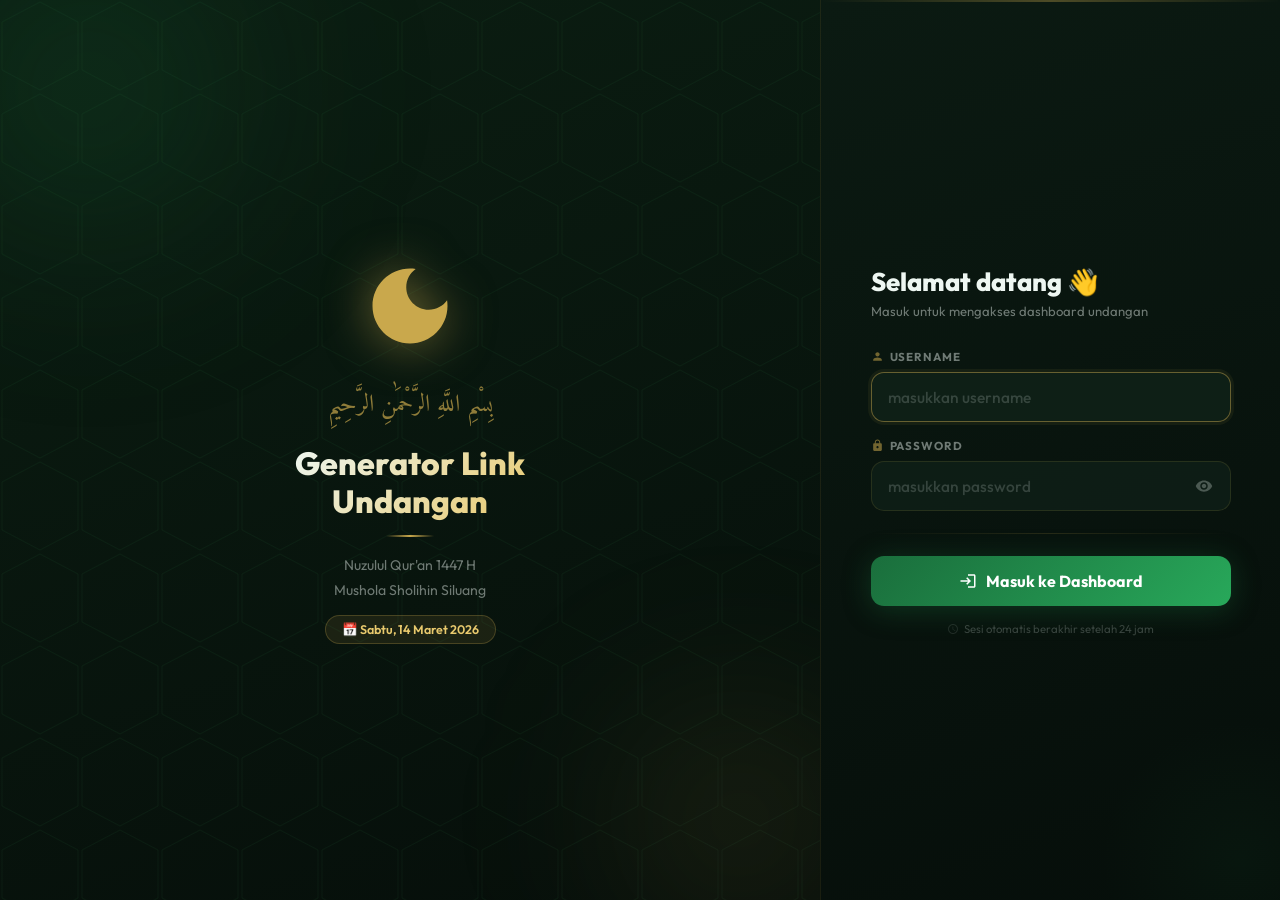
<file: undangan/admin/index.html>
<!DOCTYPE html>
<html lang="id">
<head>
  <meta charset="UTF-8" />
  <meta name="viewport" content="width=device-width, initial-scale=1.0" />
  <title>Generator Link Undangan – Nuzulul Qur'an 1447 H</title>
  <link rel="preconnect" href="https://fonts.googleapis.com" />
  <link rel="preconnect" href="https://fonts.gstatic.com" crossorigin />
  <link href="https://fonts.googleapis.com/css2?family=Amiri:ital,wght@0,400;0,700;1,400&family=Outfit:wght@300;400;500;600;700;800&display=swap" rel="stylesheet" />
  <style>
    :root {
      --bg:       #060e0a;
      --surface:  #0b1a12;
      --surface2: #0f2018;
      --green:    #1a6e3c;
      --bright:   #28a85a;
      --gold:     #c9a84c;
      --gold-l:   #e8c96d;
      --gold-d:   #9a7a2a;
      --white:    #eef7f2;
      --muted:    rgba(238,247,242,0.45);
      --border:   rgba(200,168,75,0.18);
      --radius:   16px;
      --ease:     cubic-bezier(.4,0,.2,1);
    }
    *, *::before, *::after { box-sizing: border-box; margin: 0; padding: 0; }
    html { scroll-behavior: smooth; }
    body {
      font-family: 'Outfit', sans-serif;
      background: var(--bg);
      color: var(--white);
      min-height: 100vh;
      overflow-x: hidden;
    }
    ::-webkit-scrollbar { width: 4px; }
    ::-webkit-scrollbar-track { background: var(--bg); }
    ::-webkit-scrollbar-thumb { background: var(--green); border-radius: 2px; }

    /* ════════════════════════════════════
       LOGIN PAGE
    ════════════════════════════════════ */
    #login-page {
      position: fixed; inset: 0; z-index: 9000;
      display: flex; overflow: hidden;
    }
    #login-page.fade-out {
      animation: pageOut 0.6s var(--ease) forwards;
    }
    @keyframes pageOut {
      to { opacity: 0; transform: scale(1.03); pointer-events: none; }
    }

    /* ─ Left decorative panel ─ */
    .login-left {
      flex: 1;
      position: relative;
      display: none;
      align-items: center;
      justify-content: center;
      overflow: hidden;
      background: linear-gradient(160deg, #0b1e12 0%, #060e0a 100%);
    }
    @media(min-width: 800px) { .login-left { display: flex; } }

    .hex-grid {
      position: absolute; inset: 0;
      background-image: url("data:image/svg+xml,%3Csvg xmlns='http://www.w3.org/2000/svg' width='80' height='92'%3E%3Cpolygon points='40,2 78,22 78,70 40,90 2,70 2,22' fill='none' stroke='rgba(40,168,90,0.07)' stroke-width='1'/%3E%3C/svg%3E");
      background-size: 80px 92px;
      animation: gridDrift 22s linear infinite;
    }
    @keyframes gridDrift {
      from { background-position: 0 0; }
      to   { background-position: 80px 92px; }
    }
    .orb {
      position: absolute; border-radius: 50%;
      filter: blur(90px); pointer-events: none;
    }
    .orb-1 {
      width: 420px; height: 420px;
      background: radial-gradient(circle, rgba(26,110,60,0.32) 0%, transparent 70%);
      top: -120px; left: -120px;
      animation: orbFloat 9s ease-in-out infinite;
    }
    .orb-2 {
      width: 320px; height: 320px;
      background: radial-gradient(circle, rgba(201,168,76,0.18) 0%, transparent 70%);
      bottom: -80px; right: -80px;
      animation: orbFloat 12s ease-in-out infinite reverse;
    }
    @keyframes orbFloat {
      0%,100% { transform: translate(0,0); }
      50%      { transform: translate(28px,18px); }
    }
    .stars { position: absolute; inset: 0; overflow: hidden; pointer-events: none; }
    .star {
      position: absolute; width: 2px; height: 2px;
      background: white; border-radius: 50%; opacity: 0;
      animation: twinkle var(--d, 3s) var(--delay, 0s) ease-in-out infinite;
    }
    @keyframes twinkle {
      0%,100% { opacity: 0; transform: scale(1); }
      50%      { opacity: var(--o, 0.7); transform: scale(1.5); }
    }

    .login-left-content {
      position: relative; z-index: 1;
      text-align: center; padding: 40px;
    }
    .left-moon {
      width: 100px; height: 100px; margin: 0 auto 28px;
      display: flex; align-items: center; justify-content: center;
    }
    .left-moon svg {
      width: 100px; height: 100px; fill: var(--gold);
      filter: drop-shadow(0 0 24px rgba(201,168,76,0.55));
      animation: moonPulse 3.5s ease-in-out infinite;
    }
    @keyframes moonPulse {
      0%,100% { filter: drop-shadow(0 0 20px rgba(201,168,76,0.5)); }
      50%      { filter: drop-shadow(0 0 46px rgba(201,168,76,0.85)); }
    }
    .left-arabic {
      font-family: 'Amiri', serif;
      font-size: 1.5rem; color: var(--gold); opacity: 0.7;
      margin-bottom: 18px; display: block;
    }
    .left-title {
      font-size: 2rem; font-weight: 800; line-height: 1.2;
      background: linear-gradient(135deg, var(--white), var(--gold-l));
      -webkit-background-clip: text; -webkit-text-fill-color: transparent;
      background-clip: text; margin-bottom: 14px;
    }
    .left-divider {
      width: 48px; height: 2px;
      background: linear-gradient(90deg, transparent, var(--gold), transparent);
      margin: 0 auto 16px;
    }
    .left-sub {
      font-size: 0.88rem; color: var(--muted); line-height: 1.8;
    }
    .left-highlight {
      display: inline-block;
      margin-top: 12px;
      background: rgba(201,168,76,0.1);
      border: 1px solid rgba(201,168,76,0.25);
      color: var(--gold-l); padding: 6px 16px;
      border-radius: 50px; font-size: 0.78rem; font-weight: 600;
    }

    /* ─ Right form panel ─ */
    .login-right {
      width: 100%; max-width: 460px;
      background: linear-gradient(160deg, var(--surface) 0%, var(--bg) 100%);
      display: flex; align-items: center; justify-content: center;
      padding: 40px 32px; position: relative; overflow: hidden;
    }
    @media(min-width: 800px) { .login-right { border-left: 1px solid rgba(200,168,75,0.1); } }
    @media(max-width: 799px) { .login-right { max-width: 100%; background: var(--bg); } }

    .login-right::before {
      content: '';
      position: absolute; top: 0; left: 0; right: 0; height: 2px;
      background: linear-gradient(90deg, transparent, var(--gold), transparent);
      opacity: 0.35;
    }
    /* subtle corner glow */
    .login-right::after {
      content: '';
      position: absolute; bottom: -100px; right: -100px;
      width: 280px; height: 280px; border-radius: 50%;
      background: radial-gradient(circle, rgba(26,110,60,0.08) 0%, transparent 70%);
      pointer-events: none;
    }

    .form-wrap {
      width: 100%; max-width: 360px;
      animation: formIn 0.7s var(--ease) both;
    }
    @keyframes formIn {
      from { opacity: 0; transform: translateY(22px); }
      to   { opacity: 1; transform: translateY(0); }
    }

    /* Mobile header */
    .mobile-hdr {
      display: block; text-align: center; margin-bottom: 36px;
    }
    @media(min-width: 800px) { .mobile-hdr { display: none; } }
    .mobile-hdr .m-moon { display: flex; justify-content: center; margin-bottom: 12px; }
    .mobile-hdr .m-moon svg { width: 52px; height: 52px; fill: var(--gold); filter: drop-shadow(0 0 14px rgba(201,168,76,0.5)); }
    .mobile-hdr h2 {
      font-size: 1.4rem; font-weight: 800;
      background: linear-gradient(135deg, var(--white), var(--gold-l));
      -webkit-background-clip: text; -webkit-text-fill-color: transparent; background-clip: text;
      margin-bottom: 4px;
    }
    .mobile-hdr p { font-size: 0.77rem; color: var(--muted); }

    .form-heading { font-size: 1.6rem; font-weight: 800; color: var(--white); margin-bottom: 5px; }
    .form-subheading { font-size: 0.82rem; color: var(--muted); margin-bottom: 30px; }

    /* Field */
    .field { margin-bottom: 16px; }
    .field-lbl {
      font-size: 0.72rem; font-weight: 700;
      letter-spacing: 0.9px; text-transform: uppercase;
      color: rgba(238,247,242,0.45); margin-bottom: 8px;
      display: flex; align-items: center; gap: 6px;
    }
    .field-lbl svg { width: 13px; height: 13px; fill: var(--gold); opacity: 0.55; }
    .inp-wrap { position: relative; }
    .f-input {
      width: 100%;
      background: rgba(15,32,24,0.75);
      border: 1.5px solid rgba(200,168,75,0.14);
      border-radius: 13px;
      color: var(--white);
      font-family: 'Outfit', sans-serif;
      font-size: 0.97rem; font-weight: 500;
      padding: 14px 48px 14px 16px;
      outline: none;
      transition: border-color 0.25s, box-shadow 0.25s, background 0.25s;
      -webkit-appearance: none;
    }
    .f-input::placeholder { color: rgba(238,247,242,0.18); }
    .f-input:focus {
      border-color: rgba(201,168,76,0.48);
      box-shadow: 0 0 0 3px rgba(201,168,76,0.07);
      background: rgba(15,32,24,0.95);
    }
    .f-input.err { border-color: rgba(255,80,80,0.48); box-shadow: 0 0 0 3px rgba(255,80,80,0.06); }

    .btn-eye {
      position: absolute; right: 14px; top: 50%; transform: translateY(-50%);
      background: none; border: none; cursor: pointer;
      color: rgba(238,247,242,0.28); padding: 4px;
      transition: color 0.2s;
    }
    .btn-eye:hover { color: var(--gold); }
    .btn-eye svg { width: 18px; height: 18px; fill: currentColor; display: block; }

    /* Error */
    .login-err {
      background: rgba(255,60,60,0.07);
      border: 1px solid rgba(255,60,60,0.22);
      border-radius: 11px;
      padding: 11px 14px;
      font-size: 0.79rem; color: #ff9999;
      display: none; align-items: center; gap: 8px;
      margin-bottom: 18px;
    }
    .login-err.show { display: flex; animation: shake 0.4s ease; }
    .login-err svg { width: 15px; height: 15px; fill: #ff9999; flex-shrink: 0; }

    .form-divider {
      height: 1px;
      background: linear-gradient(90deg, transparent, rgba(200,168,75,0.16), transparent);
      margin: 22px 0;
    }

    /* Submit */
    .btn-submit {
      width: 100%;
      background: linear-gradient(135deg, var(--green) 0%, var(--bright) 100%);
      color: #fff; border: none; border-radius: 13px;
      padding: 15px;
      font-family: 'Outfit', sans-serif; font-size: 1rem; font-weight: 700;
      cursor: pointer; transition: all 0.25s var(--ease);
      box-shadow: 0 4px 28px rgba(26,110,60,0.38);
      display: flex; align-items: center; justify-content: center; gap: 9px;
      position: relative; overflow: hidden;
    }
    .btn-submit svg { width: 18px; height: 18px; fill: white; }
    .btn-submit::before {
      content: ''; position: absolute; inset: 0;
      background: linear-gradient(135deg, rgba(255,255,255,0.14), transparent);
      opacity: 0; transition: opacity 0.2s;
    }
    .btn-submit:hover { transform: translateY(-2px); box-shadow: 0 8px 36px rgba(26,110,60,0.58); }
    .btn-submit:hover::before { opacity: 1; }
    .btn-submit:active { transform: translateY(0); }

    .session-note {
      text-align: center; margin-top: 16px;
      font-size: 0.71rem; color: rgba(238,247,242,0.22);
      display: flex; align-items: center; justify-content: center; gap: 5px;
    }
    .session-note svg { width: 12px; height: 12px; fill: currentColor; opacity: 0.5; }

    /* ════════════════════════════════════
       MAIN APP
    ════════════════════════════════════ */
    #app { display: none; position: relative; z-index: 1; }
    #app.visible {
      display: block;
      animation: appIn 0.6s var(--ease) both;
    }
    @keyframes appIn {
      from { opacity: 0; transform: translateY(14px); }
      to   { opacity: 1; transform: translateY(0); }
    }
    #app::before {
      content: ''; position: fixed; inset: 0; z-index: 0; pointer-events: none;
      background:
        radial-gradient(ellipse 55% 40% at 10% 15%, rgba(26,110,60,0.13) 0%, transparent 65%),
        radial-gradient(ellipse 40% 40% at 90% 85%, rgba(201,168,76,0.06) 0%, transparent 65%);
    }

    .wrapper {
      position: relative; z-index: 1;
      max-width: 700px; margin: 0 auto;
      padding: 44px 20px 80px;
    }

    .topbar {
      display: flex; justify-content: space-between; align-items: center;
      margin-bottom: 22px;
    }
    .topbar-brand {
      display: flex; align-items: center; gap: 8px;
    }
    .topbar-brand svg { width: 18px; height: 18px; fill: var(--gold); opacity: 0.6; }
    .topbar-brand span { font-size: 0.76rem; font-weight: 600; color: rgba(238,247,242,0.35); }
    .btn-logout {
      display: flex; align-items: center; gap: 6px;
      background: rgba(200,168,75,0.06);
      border: 1px solid rgba(200,168,75,0.13);
      color: rgba(200,168,75,0.55);
      padding: 7px 14px; border-radius: 50px;
      font-family: 'Outfit', sans-serif; font-size: 0.74rem; font-weight: 600;
      cursor: pointer; transition: all 0.2s;
    }
    .btn-logout:hover { border-color: var(--gold); color: var(--gold); background: rgba(200,168,75,0.1); }
    .btn-logout svg { width: 13px; height: 13px; fill: currentColor; }

    .header { text-align: center; margin-bottom: 44px; }
    .header-badge {
      display: inline-flex; align-items: center; gap: 7px;
      background: rgba(201,168,76,0.08);
      border: 1px solid rgba(201,168,76,0.22);
      color: var(--gold); padding: 6px 16px; border-radius: 50px;
      font-size: 0.7rem; font-weight: 600; letter-spacing: 1.5px;
      text-transform: uppercase; margin-bottom: 18px;
    }
    .header-badge svg { width: 13px; height: 13px; fill: var(--gold); }
    .header h1 {
      font-family: 'Amiri', serif;
      font-size: clamp(1.9rem, 5vw, 2.9rem);
      font-weight: 700; line-height: 1.2;
      background: linear-gradient(135deg, var(--white) 30%, var(--gold-l));
      -webkit-background-clip: text; -webkit-text-fill-color: transparent; background-clip: text;
      margin-bottom: 10px;
    }
    .header p { font-size: 0.87rem; color: var(--muted); line-height: 1.75; }
    .header-arabic {
      font-family: 'Amiri', serif; font-size: 1.4rem;
      color: var(--gold); opacity: 0.5; margin-bottom: 14px; display: block;
    }

    /* Card */
    .card {
      background: linear-gradient(145deg, var(--surface), var(--surface2));
      border: 1px solid rgba(200,168,75,0.11);
      border-radius: 22px; padding: 36px 32px;
      position: relative; overflow: hidden;
      box-shadow: 0 8px 56px rgba(0,0,0,0.55), inset 0 1px 0 rgba(200,168,75,0.07);
    }
    .card::before {
      content: ''; position: absolute; top: 0; left: 0; right: 0; height: 2px;
      background: linear-gradient(90deg, var(--green), var(--gold), var(--green));
      background-size: 200% 100%;
      animation: shimBar 4s linear infinite;
    }
    @keyframes shimBar {
      0%   { background-position: -200% 0; }
      100% { background-position:  200% 0; }
    }

    .step-label {
      font-size: 0.67rem; font-weight: 700; letter-spacing: 2px;
      text-transform: uppercase; color: var(--gold); opacity: 0.7;
      margin-bottom: 8px; display: flex; align-items: center; gap: 6px;
    }
    .step-label svg { width: 11px; height: 11px; fill: var(--gold); }
    .card-title { font-size: 1.08rem; font-weight: 700; color: var(--white); margin-bottom: 22px; }

    .form-group { margin-bottom: 18px; }
    .form-group label {
      display: block; font-size: 0.79rem; font-weight: 600;
      color: rgba(238,247,242,0.6); margin-bottom: 8px;
    }
    .form-group label span { font-weight: 400; opacity: 0.6; font-size: 0.75rem; }
    .form-group input[type="text"] {
      width: 100%;
      background: rgba(6,14,10,0.7);
      border: 1.5px solid rgba(200,168,75,0.14);
      border-radius: var(--radius); color: var(--white);
      font-family: 'Outfit', sans-serif; font-size: 1rem; font-weight: 500;
      padding: 14px 18px;
      transition: border-color 0.25s, box-shadow 0.25s;
      outline: none; -webkit-appearance: none;
    }
    .form-group input[type="text"]::placeholder { color: rgba(238,247,242,0.2); }
    .form-group input[type="text"]:focus {
      border-color: rgba(201,168,76,0.48);
      box-shadow: 0 0 0 3px rgba(201,168,76,0.07);
    }

    .quick-label {
      font-size: 0.7rem; color: var(--muted); margin-bottom: 8px;
      font-weight: 500; display: flex; align-items: center; gap: 5px;
    }
    .quick-label svg { width: 11px; height: 11px; fill: var(--muted); }
    .chips { display: flex; gap: 8px; flex-wrap: wrap; margin-bottom: 22px; }
    .chip {
      background: rgba(26,110,60,0.09);
      border: 1px solid rgba(26,110,60,0.26);
      color: rgba(238,247,242,0.65);
      padding: 5px 13px; border-radius: 50px;
      font-size: 0.75rem; font-weight: 500;
      cursor: pointer; transition: all 0.2s;
    }
    .chip:hover {
      background: rgba(26,110,60,0.24);
      border-color: var(--bright); color: var(--white);
      transform: translateY(-1px);
    }

    .divider {
      height: 1px;
      background: linear-gradient(90deg, transparent, rgba(200,168,75,0.16), transparent);
      margin: 24px 0;
    }

    .btn-generate {
      width: 100%;
      background: linear-gradient(135deg, var(--green), var(--bright));
      color: #fff; border: none; border-radius: var(--radius);
      padding: 16px;
      font-family: 'Outfit', sans-serif; font-size: 1rem; font-weight: 700;
      cursor: pointer; transition: all 0.25s var(--ease);
      box-shadow: 0 4px 28px rgba(26,110,60,0.38);
      display: flex; align-items: center; justify-content: center; gap: 8px;
      position: relative; overflow: hidden;
    }
    .btn-generate svg { width: 18px; height: 18px; fill: white; }
    .btn-generate::before {
      content: ''; position: absolute; inset: 0;
      background: linear-gradient(135deg, rgba(255,255,255,0.14), transparent);
      opacity: 0; transition: opacity 0.2s;
    }
    .btn-generate:hover { transform: translateY(-2px); box-shadow: 0 8px 36px rgba(26,110,60,0.56); }
    .btn-generate:hover::before { opacity: 1; }
    .btn-generate:active { transform: translateY(0); }

    /* Result */
    .result-section { margin-top: 28px; display: none; }
    .result-section.show { display: block; animation: fadeUp 0.45s var(--ease) both; }
    @keyframes fadeUp {
      from { opacity: 0; transform: translateY(14px); }
      to   { opacity: 1; transform: translateY(0); }
    }

    .preview-card {
      background: rgba(6,14,10,0.55);
      border: 1px solid rgba(200,168,75,0.11);
      border-radius: 14px; padding: 18px 20px;
      display: flex; align-items: center; gap: 16px; margin-bottom: 14px;
    }
    .preview-avatar {
      width: 50px; height: 50px; border-radius: 50%;
      background: linear-gradient(135deg, var(--green), var(--gold-d));
      display: flex; align-items: center; justify-content: center;
      font-family: 'Amiri', serif; font-size: 1.25rem; font-weight: 700; color: #fff;
      flex-shrink: 0; box-shadow: 0 4px 16px rgba(26,110,60,0.28);
    }
    .preview-info { flex: 1; min-width: 0; }
    .preview-name { font-size: 1rem; font-weight: 700; color: var(--white); white-space: nowrap; overflow: hidden; text-overflow: ellipsis; margin-bottom: 2px; }
    .preview-desc { font-size: 0.74rem; color: var(--muted); }
    .preview-moon svg { width: 26px; height: 26px; fill: var(--gold); opacity: 0.55; }

    .result-box {
      background: rgba(6,14,10,0.65);
      border: 1.5px solid rgba(201,168,76,0.22);
      border-radius: var(--radius); padding: 14px 16px; margin-bottom: 14px;
    }
    .result-url { font-size: 0.82rem; color: var(--gold-l); word-break: break-all; line-height: 1.55; font-weight: 500; }

    /* Action buttons */
    .action-row { display: flex; gap: 10px; flex-wrap: wrap; }
    .btn-action {
      flex: 1; min-width: 130px; padding: 13px 14px;
      border-radius: var(--radius);
      font-family: 'Outfit', sans-serif; font-size: 0.83rem; font-weight: 600;
      cursor: pointer; border: none;
      transition: all 0.22s var(--ease);
      display: flex; align-items: center; justify-content: center; gap: 7px;
    }
    .btn-action svg { width: 15px; height: 15px; flex-shrink: 0; }

    .btn-copy-link {
      background: linear-gradient(135deg, var(--gold), var(--gold-l));
      color: #0a1f0f; box-shadow: 0 4px 16px rgba(200,168,75,0.26);
    }
    .btn-copy-link svg { fill: #0a1f0f; }
    .btn-copy-link:hover { transform: translateY(-2px); box-shadow: 0 8px 24px rgba(200,168,75,0.42); }
    .btn-copy-link.copied { background: linear-gradient(135deg, var(--green), var(--bright)); color: #fff; }
    .btn-copy-link.copied svg { fill: white; }

    .btn-copy-tpl {
      background: linear-gradient(135deg, #075e54, #1a8a7a);
      color: #fff; box-shadow: 0 4px 16px rgba(7,94,84,0.3);
    }
    .btn-copy-tpl svg { fill: white; }
    .btn-copy-tpl:hover { transform: translateY(-2px); box-shadow: 0 8px 24px rgba(7,94,84,0.46); }
    .btn-copy-tpl.copied { background: linear-gradient(135deg, var(--green), var(--bright)); }

    .btn-open {
      background: rgba(26,110,60,0.1);
      border: 1.5px solid rgba(26,110,60,0.32); color: var(--bright);
    }
    .btn-open svg { fill: var(--bright); }
    .btn-open:hover { background: rgba(26,110,60,0.24); transform: translateY(-2px); }

    /* History */
    .history-section { margin-top: 32px; }
    .history-header { display: flex; justify-content: space-between; align-items: center; margin-bottom: 14px; }
    .history-title {
      font-size: 0.7rem; font-weight: 700; letter-spacing: 2px;
      text-transform: uppercase; color: var(--muted);
      display: flex; align-items: center; gap: 7px;
    }
    .history-title svg { width: 13px; height: 13px; fill: var(--muted); }
    .btn-clear {
      background: none; border: 1px solid rgba(200,168,75,0.16);
      color: rgba(200,168,75,0.4); padding: 4px 12px; border-radius: 50px;
      font-family: 'Outfit', sans-serif; font-size: 0.7rem; font-weight: 600;
      cursor: pointer; transition: all 0.2s;
    }
    .btn-clear:hover { border-color: var(--gold); color: var(--gold); }

    #history-list { display: flex; flex-direction: column; gap: 9px; }
    .hist-item {
      background: rgba(11,26,18,0.45);
      border: 1px solid rgba(200,168,75,0.08);
      border-radius: 12px; padding: 13px 16px;
      display: flex; align-items: center; gap: 12px;
      transition: all 0.2s var(--ease);
    }
    .hist-item:hover { border-color: rgba(200,168,75,0.22); background: rgba(11,26,18,0.75); transform: translateX(3px); }
    .hist-avatar {
      width: 34px; height: 34px; border-radius: 50%;
      background: linear-gradient(135deg, var(--green), var(--gold-d));
      display: flex; align-items: center; justify-content: center;
      font-size: 0.78rem; font-weight: 700; color: #fff; flex-shrink: 0;
    }
    .hist-info { flex: 1; min-width: 0; cursor: pointer; }
    .hist-name { font-size: 0.87rem; font-weight: 600; color: var(--white); white-space: nowrap; overflow: hidden; text-overflow: ellipsis; }
    .hist-url  { font-size: 0.69rem; color: var(--muted); white-space: nowrap; overflow: hidden; text-overflow: ellipsis; }
    .hist-actions { display: flex; gap: 5px; }
    .hist-btn {
      width: 30px; height: 30px; border-radius: 8px;
      border: 1px solid rgba(200,168,75,0.13); background: transparent;
      color: var(--muted); cursor: pointer; transition: all 0.18s;
      display: flex; align-items: center; justify-content: center;
    }
    .hist-btn svg { width: 13px; height: 13px; fill: currentColor; }
    .hist-btn:hover { background: rgba(200,168,75,0.1); color: var(--gold); border-color: var(--gold); }
    .hist-btn.del:hover { background: rgba(200,50,50,0.1); color: #ff7070; border-color: rgba(200,50,50,0.32); }

    .empty-hist { text-align: center; padding: 30px 0; color: var(--muted); font-size: 0.82rem; }
    .empty-hist .ico { display: flex; justify-content: center; margin-bottom: 8px; opacity: 0.28; }
    .empty-hist .ico svg { width: 34px; height: 34px; fill: var(--muted); }

    #toast {
      position: fixed; bottom: 26px; left: 50%;
      transform: translateX(-50%) translateY(70px);
      background: var(--surface2); border: 1px solid rgba(200,168,75,0.18);
      color: var(--white); padding: 11px 20px; border-radius: 50px;
      font-size: 0.84rem; font-weight: 500;
      box-shadow: 0 8px 32px rgba(0,0,0,0.5);
      transition: transform 0.35s var(--ease), opacity 0.35s;
      opacity: 0; z-index: 9999; white-space: nowrap;
      display: flex; align-items: center; gap: 7px;
    }
    #toast svg { width: 15px; height: 15px; fill: var(--gold); flex-shrink: 0; }
    #toast.show { transform: translateX(-50%) translateY(0); opacity: 1; }

    .footer {
      text-align: center; margin-top: 48px;
      color: rgba(238,247,242,0.16); font-size: 0.74rem;
    }
    .footer span { color: var(--gold); opacity: 0.42; }

    @media(max-width: 480px) {
      .card { padding: 22px 18px; }
      .action-row { flex-direction: column; }
      .btn-action { width: 100%; }
    }

    @keyframes shake {
      0%,100% { transform: translateX(0); }
      20%  { transform: translateX(-8px); }
      40%  { transform: translateX(8px); }
      60%  { transform: translateX(-5px); }
      80%  { transform: translateX(5px); }
    }
  </style>
</head>
<body>

<!-- ══════════════════════════════════════════
     LOGIN PAGE
══════════════════════════════════════════ -->
<div id="login-page">

  <!-- Left -->
  <div class="login-left">
    <div class="stars" id="stars"></div>
    <div class="hex-grid"></div>
    <div class="orb orb-1"></div>
    <div class="orb orb-2"></div>
    <div class="login-left-content">
      <div class="left-moon">
        <svg viewBox="0 0 24 24"><path d="M12 3c-4.97 0-9 4.03-9 9s4.03 9 9 9 9-4.03 9-9c0-.46-.04-.92-.1-1.36-.98 1.37-2.58 2.26-4.4 2.26-2.98 0-5.4-2.42-5.4-5.4 0-1.81.89-3.42 2.26-4.4-.44-.06-.9-.1-1.36-.1z"/></svg>
      </div>
      <span class="left-arabic">بِسْمِ اللَّهِ الرَّحْمَٰنِ الرَّحِيمِ</span>
      <div class="left-title">Generator Link<br>Undangan</div>
      <div class="left-divider"></div>
      <div class="left-sub">
        Nuzulul Qur'an 1447 H<br>
        Mushola Sholihin Siluang
      </div>
      <div class="left-highlight">📅 Sabtu, 14 Maret 2026</div>
    </div>
  </div>

  <!-- Right -->
  <div class="login-right">
    <div class="form-wrap">

      <div class="mobile-hdr">
        <div class="m-moon">
          <svg viewBox="0 0 24 24"><path d="M12 3c-4.97 0-9 4.03-9 9s4.03 9 9 9 9-4.03 9-9c0-.46-.04-.92-.1-1.36-.98 1.37-2.58 2.26-4.4 2.26-2.98 0-5.4-2.42-5.4-5.4 0-1.81.89-3.42 2.26-4.4-.44-.06-.9-.1-1.36-.1z"/></svg>
        </div>
        <h2>Generator Link Undangan</h2>
        <p>Nuzulul Qur'an 1447 H · Mushola Sholihin Siluang</p>
      </div>

      <div class="form-heading">Selamat datang 👋</div>
      <div class="form-subheading">Masuk untuk mengakses dashboard undangan</div>

      <div class="login-err" id="login-err">
        <svg viewBox="0 0 24 24"><path d="M12 2C6.48 2 2 6.48 2 12s4.48 10 10 10 10-4.48 10-10S17.52 2 12 2zm1 15h-2v-2h2v2zm0-4h-2V7h2v6z"/></svg>
        <span id="login-err-text"></span>
      </div>

      <!-- Username -->
      <div class="field">
        <div class="field-lbl">
          <svg viewBox="0 0 24 24"><path d="M12 12c2.21 0 4-1.79 4-4s-1.79-4-4-4-4 1.79-4 4 1.79 4 4 4zm0 2c-2.67 0-8 1.34-8 4v2h16v-2c0-2.66-5.33-4-8-4z"/></svg>
          Username
        </div>
        <div class="inp-wrap">
          <input type="text" class="f-input" id="inp-user"
            placeholder="masukkan username" autocomplete="username"
            onkeydown="if(event.key==='Enter') document.getElementById('inp-pass').focus()" />
        </div>
      </div>

      <!-- Password -->
      <div class="field">
        <div class="field-lbl">
          <svg viewBox="0 0 24 24"><path d="M18 8h-1V6c0-2.76-2.24-5-5-5S7 3.24 7 6v2H6c-1.1 0-2 .9-2 2v10c0 1.1.9 2 2 2h12c1.1 0 2-.9 2-2V10c0-1.1-.9-2-2-2zm-6 9c-1.1 0-2-.9-2-2s.9-2 2-2 2 .9 2 2-.9 2-2 2zm3.1-9H8.9V6c0-1.71 1.39-3.1 3.1-3.1 1.71 0 3.1 1.39 3.1 3.1v2z"/></svg>
          Password
        </div>
        <div class="inp-wrap">
          <input type="password" class="f-input" id="inp-pass"
            placeholder="masukkan password" autocomplete="current-password"
            onkeydown="if(event.key==='Enter') doLogin()" />
          <button class="btn-eye" type="button" onclick="togglePw()">
            <svg id="eye-icon" viewBox="0 0 24 24"><path d="M12 4.5C7 4.5 2.73 7.61 1 12c1.73 4.39 6 7.5 11 7.5s9.27-3.11 11-7.5c-1.73-4.39-6-7.5-11-7.5zM12 17c-2.76 0-5-2.24-5-5s2.24-5 5-5 5 2.24 5 5-2.24 5-5 5zm0-8c-1.66 0-3 1.34-3 3s1.34 3 3 3 3-1.34 3-3-1.34-3-3-3z"/></svg>
          </button>
        </div>
      </div>

      <div class="form-divider"></div>

      <button class="btn-submit" onclick="doLogin()">
        <svg viewBox="0 0 24 24"><path d="M11 7L9.6 8.4l2.6 2.6H2v2h10.2l-2.6 2.6L11 17l5-5-5-5zm9 12h-8v2h8c1.1 0 2-.9 2-2V5c0-1.1-.9-2-2-2h-8v2h8v14z"/></svg>
        Masuk ke Dashboard
      </button>

      <div class="session-note">
        <svg viewBox="0 0 24 24"><path d="M11.99 2C6.47 2 2 6.48 2 12s4.47 10 9.99 10C17.52 22 22 17.52 22 12S17.52 2 11.99 2zM12 20c-4.42 0-8-3.58-8-8s3.58-8 8-8 8 3.58 8 8-3.58 8-8 8zm.5-13H11v6l5.25 3.15.75-1.23-4.5-2.67V7z"/></svg>
        Sesi otomatis berakhir setelah 24 jam
      </div>

    </div>
  </div>
</div>

<!-- ══════════════════════════════════════════
     MAIN APP
══════════════════════════════════════════ -->
<div id="app">
<div class="wrapper">

  <div class="topbar">
    <div class="topbar-brand">
      <svg viewBox="0 0 24 24"><path d="M12 3c-4.97 0-9 4.03-9 9s4.03 9 9 9 9-4.03 9-9c0-.46-.04-.92-.1-1.36-.98 1.37-2.58 2.26-4.4 2.26-2.98 0-5.4-2.42-5.4-5.4 0-1.81.89-3.42 2.26-4.4-.44-.06-.9-.1-1.36-.1z"/></svg>
      <span>Nuzulul Qur'an 1447 H</span>
    </div>
    <button class="btn-logout" onclick="doLogout()">
      <svg viewBox="0 0 24 24"><path d="M17 7l-1.41 1.41L18.17 11H8v2h10.17l-2.58 2.58L17 17l5-5zM4 5h8V3H4c-1.1 0-2 .9-2 2v14c0 1.1.9 2 2 2h8v-2H4V5z"/></svg>
      Keluar
    </button>
  </div>

  <div class="header">
    <span class="header-arabic">بِسْمِ اللَّهِ الرَّحْمَٰنِ الرَّحِيمِ</span>
    <div class="header-badge">
      <svg viewBox="0 0 24 24"><path d="M12 3c-4.97 0-9 4.03-9 9s4.03 9 9 9 9-4.03 9-9c0-.46-.04-.92-.1-1.36-.98 1.37-2.58 2.26-4.4 2.26-2.98 0-5.4-2.42-5.4-5.4 0-1.81.89-3.42 2.26-4.4-.44-.06-.9-.1-1.36-.1z"/></svg>
      Nuzulul Qur'an 1447 H
    </div>
    <h1>Generator Link Undangan</h1>
    <p>Buat link undangan personal untuk setiap tamu.<br>Nama tamu akan tampil otomatis di popup undangan.</p>
  </div>

  <div class="card">
    <div class="step-label">
      <svg viewBox="0 0 24 24"><path d="M11.99 2C6.47 2 2 6.48 2 12s4.47 10 9.99 10C17.52 22 22 17.52 22 12S17.52 2 11.99 2zM12 20c-4.42 0-8-3.58-8-8s3.58-8 8-8 8 3.58 8 8-3.58 8-8 8zm.5-13H11v6l5.25 3.15.75-1.23-4.5-2.67V7z"/></svg>
      Langkah 1 — Isi Data Tamu
    </div>
    <div class="card-title">Nama yang Diundang</div>

    <div class="form-group">
      <label for="guest-input">Nama Tamu <span>— nama masjid/musholla atau perorangan</span></label>
      <input type="text" id="guest-input"
        placeholder="contoh: Musholla Al-Ikhlas"
        autocomplete="off"
        oninput="onNameInput()"
        onkeydown="if(event.key==='Enter') generateLink()" />
    </div>

    <div class="quick-label">
      <svg viewBox="0 0 24 24"><path d="M11.99 2C6.47 2 2 6.48 2 12s4.47 10 9.99 10C17.52 22 22 17.52 22 12S17.52 2 11.99 2zm4.24 16L12 15.45 7.77 18l1.12-4.81-3.73-3.23 4.92-.42L12 5l1.92 4.53 4.92.42-3.73 3.23L16.23 18z"/></svg>
      Contoh cepat:
    </div>
    <div class="chips">
      <div class="chip" onclick="fillName('Masjid Al-Falah')">Masjid Al-Falah</div>
      <div class="chip" onclick="fillName('Musholla Nurul Iman')">Musholla Nurul Iman</div>
      <div class="chip" onclick="fillName('Remaja Masjid Raya')">Remaja Masjid Raya</div>
      <div class="chip" onclick="fillName('Prabowo Subianto')">Prabowo Subianto</div>
    </div>

    <div class="divider"></div>

    <div class="step-label">
      <svg viewBox="0 0 24 24"><path d="M19 3H5c-1.1 0-2 .9-2 2v14c0 1.1.9 2 2 2h14c1.1 0 2-.9 2-2V5c0-1.1-.9-2-2-2zm-7 3c1.93 0 3.5 1.57 3.5 3.5S13.93 13 12 13s-3.5-1.57-3.5-3.5S10.07 6 12 6zm7 13H5v-.23c0-.62.28-1.2.76-1.58C7.47 15.82 9.64 15 12 15s4.53.82 6.24 2.19c.48.38.76.97.76 1.58V19z"/></svg>
      Langkah 2 — Generate
    </div>
    <button class="btn-generate" onclick="generateLink()">
      <svg viewBox="0 0 24 24"><path d="M17 7h-4v2h4c1.65 0 3 1.35 3 3s-1.35 3-3 3h-4v2h4c2.76 0 5-2.24 5-5s-2.24-5-5-5zm-6 8H7c-1.65 0-3-1.35-3-3s1.35-3 3-3h4V7H7c-2.76 0-5 2.24-5 5s2.24 5 5 5h4v-2zm-3-4h8v2H8z"/></svg>
      Buat Link Undangan
    </button>

    <!-- Result -->
    <div class="result-section" id="result-section">
      <div class="divider"></div>
      <div class="step-label">
        <svg viewBox="0 0 24 24"><path d="M9 16.17L4.83 12l-1.42 1.41L9 19 21 7l-1.41-1.41z"/></svg>
        Link Siap Digunakan
      </div>

      <div class="preview-card">
        <div class="preview-avatar" id="preview-avatar">?</div>
        <div class="preview-info">
          <div class="preview-name" id="preview-name">—</div>
          <div class="preview-desc">Akan muncul di popup undangan sebagai nama tamu</div>
        </div>
        <div class="preview-moon">
          <svg viewBox="0 0 24 24"><path d="M12 3c-4.97 0-9 4.03-9 9s4.03 9 9 9 9-4.03 9-9c0-.46-.04-.92-.1-1.36-.98 1.37-2.58 2.26-4.4 2.26-2.98 0-5.4-2.42-5.4-5.4 0-1.81.89-3.42 2.26-4.4-.44-.06-.9-.1-1.36-.1z"/></svg>
        </div>
      </div>

      <div class="result-box">
        <div class="result-url" id="result-url">—</div>
      </div>

      <div class="action-row">
        <button class="btn-action btn-copy-link" id="btn-copy-link" onclick="copyLink()">
          <svg viewBox="0 0 24 24"><path d="M16 1H4c-1.1 0-2 .9-2 2v14h2V3h12V1zm3 4H8c-1.1 0-2 .9-2 2v14c0 1.1.9 2 2 2h11c1.1 0 2-.9 2-2V7c0-1.1-.9-2-2-2zm0 16H8V7h11v14z"/></svg>
          Salin Link
        </button>
        <button class="btn-action btn-copy-tpl" id="btn-copy-tpl" onclick="copyTemplate()">
          <svg viewBox="0 0 24 24"><path d="M20 2H4c-1.1 0-2 .9-2 2v18l4-4h14c1.1 0 2-.9 2-2V4c0-1.1-.9-2-2-2zm-2 12H6v-2h12v2zm0-3H6V9h12v2zm0-3H6V6h12v2z"/></svg>
          Salin Teks Lengkap
        </button>
        <button class="btn-action btn-open" onclick="openLink()">
          <svg viewBox="0 0 24 24"><path d="M19 19H5V5h7V3H5c-1.11 0-2 .9-2 2v14c0 1.1.89 2 2 2h14c1.1 0 2-.9 2-2v-7h-2v7zM14 3v2h3.59l-9.83 9.83 1.41 1.41L19 6.41V10h2V3h-7z"/></svg>
          Preview
        </button>
      </div>
    </div>
  </div>

  <!-- History -->
  <div class="history-section">
    <div class="history-header">
      <div class="history-title">
        <svg viewBox="0 0 24 24"><path d="M13 3c-4.97 0-9 4.03-9 9H1l3.89 3.89.07.14L9 12H6c0-3.87 3.13-7 7-7s7 3.13 7 7-3.13 7-7 7c-1.93 0-3.68-.79-4.94-2.06l-1.42 1.42C8.27 19.99 10.51 21 13 21c4.97 0 9-4.03 9-9s-4.03-9-9-9zm-1 5v5l4.28 2.54.72-1.21-3.5-2.08V8H12z"/></svg>
        Riwayat Link Dibuat
      </div>
      <button class="btn-clear" onclick="clearHistory()">Hapus Semua</button>
    </div>
    <div id="history-list">
      <div class="empty-hist">
        <div class="ico"><svg viewBox="0 0 24 24"><path d="M17 7h-4v2h4c1.65 0 3 1.35 3 3s-1.35 3-3 3h-4v2h4c2.76 0 5-2.24 5-5s-2.24-5-5-5zm-6 8H7c-1.65 0-3-1.35-3-3s1.35-3 3-3h4V7H7c-2.76 0-5 2.24-5 5s2.24 5 5 5h4v-2zm-3-4h8v2H8z"/></svg></div>
        <div>Belum ada link yang dibuat.<br>Generate link pertama Anda!</div>
      </div>
    </div>
  </div>

  <div class="footer">
    © 2026 <span>Pemuda Mushola Sholihin Siluang</span> · Nuzulul Qur'an 1447 H
  </div>
</div>
</div>

<div id="toast">
  <svg viewBox="0 0 24 24"><path d="M12 2C6.48 2 2 6.48 2 12s4.48 10 10 10 10-4.48 10-10S17.52 2 12 2zm-2 15l-5-5 1.41-1.41L10 14.17l7.59-7.59L19 8l-9 9z"/></svg>
  <span id="toast-text"></span>
</div>

<script>
/* ─── Stars ─── */
(function() {
  const c = document.getElementById('stars');
  if (!c) return;
  for (let i = 0; i < 65; i++) {
    const s = document.createElement('div');
    s.className = 'star';
    s.style.cssText = `left:${Math.random()*100}%;top:${Math.random()*100}%;--d:${(2+Math.random()*4).toFixed(1)}s;--delay:${(Math.random()*6).toFixed(1)}s;--o:${(0.3+Math.random()*0.65).toFixed(2)};width:${Math.random()<0.25?3:2}px;height:${Math.random()<0.25?3:2}px`;
    c.appendChild(s);
  }
})();

/* ─── Auth (24h) ─── */
const CREDS       = { username: 'admin', password: '12345' };
const SESSION_KEY = 'nq_session_24h';
const SESSION_TTL = 24 * 60 * 60 * 1000;

function isLoggedIn() {
  try {
    const r = localStorage.getItem(SESSION_KEY);
    if (!r) return false;
    return Date.now() - JSON.parse(r).ts < SESSION_TTL;
  } catch { return false; }
}
function setSession()   { localStorage.setItem(SESSION_KEY, JSON.stringify({ ts: Date.now() })); }
function clearSession() { localStorage.removeItem(SESSION_KEY); }

function togglePw() {
  const inp = document.getElementById('inp-pass');
  const ico = document.getElementById('eye-icon');
  if (inp.type === 'password') {
    inp.type = 'text';
    ico.innerHTML = '<path d="M12 7c2.76 0 5 2.24 5 5 0 .65-.13 1.26-.36 1.83l2.92 2.92c1.51-1.26 2.7-2.89 3.43-4.75-1.73-4.39-6-7.5-11-7.5-1.4 0-2.74.25-3.98.7l2.16 2.16C10.74 7.13 11.35 7 12 7zM2 4.27l2.28 2.28.46.46C3.08 8.3 1.78 10.02 1 12c1.73 4.39 6 7.5 11 7.5 1.55 0 3.03-.3 4.38-.84l.42.42L19.73 22 21 20.73 3.27 3 2 4.27zM7.53 9.8l1.55 1.55c-.05.21-.08.43-.08.65 0 1.66 1.34 3 3 3 .22 0 .44-.03.65-.08l1.55 1.55c-.67.33-1.41.53-2.2.53-2.76 0-5-2.24-5-5 0-.79.2-1.53.53-2.2zm4.31-.78l3.15 3.15.02-.16c0-1.66-1.34-3-3-3l-.17.01z"/>';
  } else {
    inp.type = 'password';
    ico.innerHTML = '<path d="M12 4.5C7 4.5 2.73 7.61 1 12c1.73 4.39 6 7.5 11 7.5s9.27-3.11 11-7.5c-1.73-4.39-6-7.5-11-7.5zM12 17c-2.76 0-5-2.24-5-5s2.24-5 5-5 5 2.24 5 5-2.24 5-5 5zm0-8c-1.66 0-3 1.34-3 3s1.34 3 3 3 3-1.34 3-3-1.34-3-3-3z"/>';
  }
}

function showErr(msg) {
  const el = document.getElementById('login-err');
  document.getElementById('login-err-text').textContent = msg;
  el.classList.add('show');
  el.style.animation = 'none'; el.offsetHeight;
  el.style.animation = 'shake 0.4s ease';
}
function hideErr() { document.getElementById('login-err').classList.remove('show'); }

function doLogin() {
  hideErr();
  const u = document.getElementById('inp-user').value.trim();
  const p = document.getElementById('inp-pass').value;
  if (!u || !p) {
    showErr('Username dan password tidak boleh kosong.');
    if (!u) document.getElementById('inp-user').classList.add('err');
    if (!p) document.getElementById('inp-pass').classList.add('err');
    return;
  }
  document.getElementById('inp-user').classList.remove('err');
  document.getElementById('inp-pass').classList.remove('err');
  if (u !== CREDS.username || p !== CREDS.password) {
    showErr('Username atau password salah.');
    shakeEl(document.getElementById('inp-user'));
    shakeEl(document.getElementById('inp-pass'));
    return;
  }
  setSession();
  const pg = document.getElementById('login-page');
  pg.classList.add('fade-out');
  setTimeout(() => { pg.style.display = 'none'; document.getElementById('app').classList.add('visible'); }, 600);
}

function doLogout() { clearSession(); location.reload(); }

(function init() {
  if (isLoggedIn()) {
    document.getElementById('login-page').style.display = 'none';
    document.getElementById('app').classList.add('visible');
  } else {
    setTimeout(() => document.getElementById('inp-user').focus(), 400);
  }
})();

/* ─── App ─── */
const BASE_URL = 'https://www.remajasholihinsiluang.my.id/undangan/';
const HIST_KEY = 'nq_link_history';

let currentURL = '', currentName = '';
let histList = (() => { try { return JSON.parse(localStorage.getItem(HIST_KEY)) || []; } catch { return []; } })();
const saveHist = () => localStorage.setItem(HIST_KEY, JSON.stringify(histList));

renderHistory();

function onNameInput() {
  const n = document.getElementById('guest-input').value.trim();
  if (currentURL && n) updatePreview(n);
}
function fillName(n) {
  document.getElementById('guest-input').value = n;
  onNameInput();
  document.getElementById('guest-input').focus();
}

function generateLink() {
  const raw = document.getElementById('guest-input').value.trim();
  if (!raw) { showToast('Masukkan nama tamu terlebih dahulu!'); shakeEl(document.getElementById('guest-input')); return; }
  currentName = raw;
  currentURL  = `${BASE_URL}?tamu=${encodeURIComponent(raw)}`;
  document.getElementById('result-url').textContent = currentURL;
  updatePreview(raw);
  const sec = document.getElementById('result-section');
  sec.classList.remove('show'); void sec.offsetWidth; sec.classList.add('show');
  sec.scrollIntoView({ behavior: 'smooth', block: 'nearest' });
  if (!histList.find(h => h.name.toLowerCase() === raw.toLowerCase())) {
    histList.unshift({ name: raw, url: currentURL, time: Date.now() });
    if (histList.length > 30) histList.pop();
    saveHist(); renderHistory();
  }
  showToast('Link berhasil dibuat!');
}

function updatePreview(name) {
  const init = name.split(' ').slice(0,2).map(w => w[0]||'').join('').toUpperCase() || '?';
  document.getElementById('preview-avatar').textContent = init;
  document.getElementById('preview-name').textContent   = name;
}

/* ── Clipboard ── */
function writeClip(text, cb) {
  if (navigator.clipboard && navigator.clipboard.writeText) {
    navigator.clipboard.writeText(text).then(cb).catch(() => fbCopy(text, cb));
  } else { fbCopy(text, cb); }
}
function fbCopy(text, cb) {
  const ta = document.createElement('textarea');
  ta.value = text; ta.style.cssText = 'position:fixed;opacity:0;top:0;left:0';
  document.body.appendChild(ta); ta.focus(); ta.select();
  try { document.execCommand('copy'); cb && cb(); } catch(e) {}
  document.body.removeChild(ta);
}

function copyLink() {
  if (!currentURL) return;
  writeClip(currentURL, () => {
    const btn = document.getElementById('btn-copy-link');
    btn.classList.add('copied');
    btn.innerHTML = `<svg viewBox="0 0 24 24"><path d="M9 16.17L4.83 12l-1.42 1.41L9 19 21 7l-1.41-1.41z"/></svg>Tersalin!`;
    showToast('Link berhasil disalin!');
    setTimeout(() => {
      btn.classList.remove('copied');
      btn.innerHTML = `<svg viewBox="0 0 24 24"><path d="M16 1H4c-1.1 0-2 .9-2 2v14h2V3h12V1zm3 4H8c-1.1 0-2 .9-2 2v14c0 1.1.9 2 2 2h11c1.1 0 2-.9 2-2V7c0-1.1-.9-2-2-2zm0 16H8V7h11v14z"/></svg>Salin Link`;
    }, 2200);
  });
}

function buildMsg(name, url) {
  return `Assalamu'alaikum warahmatullahi wabarakatuh.\n\nKepada Yth.\nRemaja/i Masjid/Mushollah ${name}\ndi Tempat\n\nPerkenalkan, kami dari Pemuda Pemudi Siluang. Dalam rangka memeriahkan kegiatan Ramadan 1447 H, untuk itu kami akan menyelenggarakan Lomba Cerdas Cermat Islami dan Lomba Kaligrafi.\n\nSehubungan dengan hal tersebut, kami mengundang partisipasi dari pihak masjid/mushollah untuk mengirimkan perwakilan dalam kegiatan tersebut.\n\nBerikut kami lampirkan undangan dan informasi pendaftaran lomba:\n${url}\n\nBesar harapan kami agar kegiatan ini dapat menjadi sarana silaturahmi serta meningkatkan semangat generasi muda dalam kegiatan keagamaan.\n\nAtas perhatian dan partisipasinya kami ucapkan terima kasih.\n\nWassalamu'alaikum warahmatullahi wabarakatuh.\nPanitia Kegiatan\nPemuda Pemudi Siluang`;
}

function copyTemplate() {
  if (!currentURL) return;
  const msg = buildMsg(currentName || '...', currentURL);
  writeClip(msg, () => {
    const btn = document.getElementById('btn-copy-tpl');
    btn.classList.add('copied');
    btn.innerHTML = `<svg viewBox="0 0 24 24"><path d="M9 16.17L4.83 12l-1.42 1.41L9 19 21 7l-1.41-1.41z"/></svg>Tersalin!`;
    showToast('Teks undangan WA berhasil disalin! Tinggal paste ke WA.');
    setTimeout(() => {
      btn.classList.remove('copied');
      btn.innerHTML = `<svg viewBox="0 0 24 24"><path d="M20 2H4c-1.1 0-2 .9-2 2v18l4-4h14c1.1 0 2-.9 2-2V4c0-1.1-.9-2-2-2zm-2 12H6v-2h12v2zm0-3H6V9h12v2zm0-3H6V6h12v2z"/></svg>Salin Teks Lengkap`;
    }, 2200);
  });
}

function openLink() { if (currentURL) window.open(currentURL, '_blank'); }

/* ─── History ─── */
function renderHistory() {
  const list = document.getElementById('history-list');
  if (!histList.length) {
    list.innerHTML = `<div class="empty-hist"><div class="ico"><svg viewBox="0 0 24 24"><path d="M17 7h-4v2h4c1.65 0 3 1.35 3 3s-1.35 3-3 3h-4v2h4c2.76 0 5-2.24 5-5s-2.24-5-5-5zm-6 8H7c-1.65 0-3-1.35-3-3s1.35-3 3-3h4V7H7c-2.76 0-5 2.24-5 5s2.24 5 5 5h4v-2zm-3-4h8v2H8z"/></svg></div><div>Belum ada link yang dibuat.<br>Generate link pertama Anda!</div></div>`;
    return;
  }
  list.innerHTML = histList.map((item, i) => {
    const init = item.name.split(' ').slice(0,2).map(w=>w[0]||'').join('').toUpperCase()||'?';
    return `<div class="hist-item">
      <div class="hist-avatar">${init}</div>
      <div class="hist-info" onclick="loadItem(${i})">
        <div class="hist-name">${esc(item.name)}</div>
        <div class="hist-url">${esc(item.url)} · ${fmtTime(item.time)}</div>
      </div>
      <div class="hist-actions">
        <button class="hist-btn" onclick="copyHistLink(${i})" title="Salin link">
          <svg viewBox="0 0 24 24"><path d="M16 1H4c-1.1 0-2 .9-2 2v14h2V3h12V1zm3 4H8c-1.1 0-2 .9-2 2v14c0 1.1.9 2 2 2h11c1.1 0 2-.9 2-2V7c0-1.1-.9-2-2-2zm0 16H8V7h11v14z"/></svg>
        </button>
        <button class="hist-btn" onclick="copyHistTpl(${i})" title="Salin teks WA">
          <svg viewBox="0 0 24 24"><path d="M20 2H4c-1.1 0-2 .9-2 2v18l4-4h14c1.1 0 2-.9 2-2V4c0-1.1-.9-2-2-2zm-2 12H6v-2h12v2zm0-3H6V9h12v2zm0-3H6V6h12v2z"/></svg>
        </button>
        <button class="hist-btn del" onclick="delItem(${i})" title="Hapus">
          <svg viewBox="0 0 24 24"><path d="M6 19c0 1.1.9 2 2 2h8c1.1 0 2-.9 2-2V7H6v12zM19 4h-3.5l-1-1h-5l-1 1H5v2h14V4z"/></svg>
        </button>
      </div>
    </div>`;
  }).join('');
}

function loadItem(i) {
  const item = histList[i];
  document.getElementById('guest-input').value = item.name;
  currentName = item.name; currentURL = item.url;
  document.getElementById('result-url').textContent = currentURL;
  updatePreview(item.name);
  document.getElementById('result-section').classList.add('show');
  window.scrollTo({ top: 0, behavior: 'smooth' });
  showToast(`Link ${item.name} dimuat!`);
}
function copyHistLink(i) { writeClip(histList[i].url, () => showToast('Link disalin!')); }
function copyHistTpl(i)  { writeClip(buildMsg(histList[i].name, histList[i].url), () => showToast('Teks WA disalin!')); }
function delItem(i) { histList.splice(i,1); saveHist(); renderHistory(); showToast('Dihapus.'); }
function clearHistory() {
  if (!histList.length) return;
  histList = []; saveHist(); renderHistory(); showToast('Semua riwayat dihapus');
}

/* ─── Toast ─── */
let toastTmr;
function showToast(msg) {
  const el = document.getElementById('toast');
  document.getElementById('toast-text').textContent = msg;
  el.classList.add('show'); clearTimeout(toastTmr);
  toastTmr = setTimeout(() => el.classList.remove('show'), 2800);
}

function shakeEl(el) {
  el.style.animation = 'none'; el.offsetHeight;
  el.style.animation = 'shake 0.4s ease';
  setTimeout(() => el.style.animation = '', 400);
}

function esc(s) { return s.replace(/&/g,'&amp;').replace(/</g,'&lt;').replace(/>/g,'&gt;').replace(/"/g,'&quot;'); }
function fmtTime(ts) {
  const d = Date.now() - ts;
  if (d < 60000) return 'baru saja';
  if (d < 3600000) return Math.floor(d/60000)+' menit lalu';
  if (d < 86400000) return Math.floor(d/3600000)+' jam lalu';
  return new Date(ts).toLocaleDateString('id-ID',{day:'numeric',month:'short'});
}
</script>
</body>
</html>
</file>
<file: style.css>
/* ===== ROOT & RESET ===== */
:root {
  --green-dark: #1B5E20;
  --green-main: #2E7D32;
  --green-mid: #388E3C;
  --green-light: #4CAF50;
  --green-pale: #A5D6A7;
  --green-bg: #F1F8F1;
  --green-bg2: #E8F5E9;
  --white: #ffffff;
  --gray-100: #F8F9FA;
  --gray-200: #E9ECEF;
  --gray-400: #ADB5BD;
  --gray-600: #6C757D;
  --gray-800: #343A40;
  --text-dark: #1A2E1A;
  --text-mid: #3D5C3D;
  --shadow-sm: 0 2px 8px rgba(46,125,50,0.08);
  --shadow-md: 0 8px 32px rgba(46,125,50,0.12);
  --shadow-lg: 0 24px 64px rgba(46,125,50,0.18);
  --radius: 14px;
  --radius-lg: 24px;
  --transition: 0.3s cubic-bezier(0.4,0,0.2,1);
}

*, *::before, *::after { box-sizing: border-box; margin: 0; padding: 0; }
html { scroll-behavior: smooth; }
body {
  font-family: 'Plus Jakarta Sans', sans-serif;
  color: var(--text-dark);
  background: var(--white);
  overflow-x: hidden;
  line-height: 1.6;
}
a { text-decoration: none; color: inherit; }
ul { list-style: none; }
img { max-width: 100%; display: block; }

.container {
  max-width: 1200px;
  margin: 0 auto;
  padding: 0 24px;
}

/* ===== NAVBAR ===== */
.navbar {
  position: fixed;
  top: 0; left: 0; right: 0;
  z-index: 1000;
  padding: 18px 0;
  transition: all var(--transition);
}
.navbar.scrolled {
  background: rgba(255,255,255,0.97);
  backdrop-filter: blur(20px);
  box-shadow: 0 4px 24px rgba(46,125,50,0.1);
  padding: 12px 0;
}
.nav-container {
  max-width: 1200px;
  margin: 0 auto;
  padding: 0 24px;
  display: flex;
  align-items: center;
  justify-content: space-between;
  gap: 24px;
}
.nav-brand {
  display: flex;
  align-items: center;
  gap: 12px;
}
.nav-logo img {
  width: 44px;
  height: 44px;
  filter: drop-shadow(0 2px 8px rgba(46,125,50,0.3));
  transition: transform var(--transition);
}
.nav-logo:hover svg { transform: rotate(10deg) scale(1.05); }
.nav-brand-text {
  display: flex;
  flex-direction: column;
  line-height: 1.1;
}
.brand-main {
  font-size: 15px;
  font-weight: 700;
  color: var(--green-dark);
}
.brand-sub {
  font-size: 12px;
  font-weight: 500;
  color: var(--green-light);
  letter-spacing: 1px;
}
.navbar.scrolled .brand-main { color: var(--green-dark); }

.nav-menu {
  display: flex;
  align-items: center;
  gap: 8px;
}
.nav-link {
  font-size: 14px;
  font-weight: 500;
  color: rgba(255,255,255,0.9);
  padding: 8px 14px;
  border-radius: 8px;
  transition: all var(--transition);
  position: relative;
}
.navbar.scrolled .nav-link { color: var(--text-mid); }
.nav-link:hover { background: rgba(76,175,80,0.15); color: var(--green-light); }
.navbar.scrolled .nav-link:hover { background: var(--green-bg); color: var(--green-main); }
.nav-link.nav-cta {
  background: var(--green-light);
  color: white !important;
  padding: 8px 18px;
}
.nav-link.nav-cta:hover { background: var(--green-main); transform: translateY(-1px); }

.hamburger {
  display: none;
  flex-direction: column;
  gap: 5px;
  background: none;
  border: none;
  cursor: pointer;
  padding: 8px;
}
.hamburger span {
  width: 24px;
  height: 2px;
  background: white;
  border-radius: 2px;
  transition: all var(--transition);
  display: block;
}
.navbar.scrolled .hamburger span { background: var(--green-dark); }
.hamburger.active span:nth-child(1) { transform: translateY(7px) rotate(45deg); }
.hamburger.active span:nth-child(2) { opacity: 0; }
.hamburger.active span:nth-child(3) { transform: translateY(-7px) rotate(-45deg); }

/* ===== HERO ===== */
.hero {
  min-height: 100vh;
  background: linear-gradient(135deg, var(--green-dark) 0%, var(--green-main) 45%, #43A047 100%);
  position: relative;
  display: flex;
  align-items: center;
  justify-content: center;
  overflow: hidden;
  padding: 120px 24px 80px;
}
.hero-bg {
  position: absolute;
  inset: 0;
  pointer-events: none;
}
.hero-orb {
  position: absolute;
  border-radius: 50%;
  opacity: 0.15;
}
.hero-orb-1 {
  width: 600px; height: 600px;
  background: radial-gradient(circle, #A5D6A7, transparent);
  top: -200px; right: -150px;
}
.hero-orb-2 {
  width: 400px; height: 400px;
  background: radial-gradient(circle, #81C784, transparent);
  bottom: -100px; left: -100px;
}
.hero-orb-3 {
  width: 200px; height: 200px;
  background: radial-gradient(circle, #C8E6C9, transparent);
  top: 40%; left: 40%;
}
.hero-pattern {
  position: absolute;
  inset: 0;
  background-image:
    radial-gradient(circle at 20% 50%, rgba(255,255,255,0.03) 1px, transparent 1px),
    radial-gradient(circle at 80% 20%, rgba(255,255,255,0.03) 1px, transparent 1px);
  background-size: 60px 60px, 80px 80px;
}
.hero-content {
  position: relative;
  z-index: 2;
  text-align: center;
  max-width: 700px;
}
.hero-badge {
  display: inline-flex;
  align-items: center;
  gap: 8px;
  background: rgba(255,255,255,0.15);
  backdrop-filter: blur(10px);
  border: 1px solid rgba(255,255,255,0.25);
  padding: 8px 20px;
  border-radius: 50px;
  font-size: 13px;
  color: rgba(255,255,255,0.9);
  margin-bottom: 28px;
  font-weight: 500;
}
.badge-dot {
  width: 8px; height: 8px;
  background: #69F0AE;
  border-radius: 50%;
  animation: pulse-dot 2s infinite;
}
@keyframes pulse-dot {
  0%, 100% { transform: scale(1); opacity: 1; }
  50% { transform: scale(1.4); opacity: 0.7; }
}
.hero-title {
  font-family: 'Fraunces', serif;
  font-size: clamp(48px, 9vw, 88px);
  font-weight: 700;
  color: white;
  line-height: 1.0;
  margin-bottom: 24px;
  letter-spacing: -1px;
}
.hero-title em {
  font-style: italic;
  color: #A5D6A7;
  display: block;
}
.hero-sub {
  font-size: 18px;
  color: rgba(255,255,255,0.8);
  max-width: 500px;
  margin: 0 auto 36px;
  line-height: 1.7;
}
.hero-btns {
  display: flex;
  gap: 12px;
  justify-content: center;
  flex-wrap: wrap;
  margin-bottom: 52px;
}
.btn {
  display: inline-flex;
  align-items: center;
  gap: 8px;
  padding: 14px 28px;
  border-radius: 50px;
  font-size: 15px;
  font-weight: 600;
  cursor: pointer;
  border: none;
  transition: all var(--transition);
  font-family: inherit;
}
.btn-primary {
  background: white;
  color: var(--green-main);
  box-shadow: 0 4px 24px rgba(0,0,0,0.15);
}
.btn-primary:hover {
  background: var(--green-bg2);
  transform: translateY(-3px);
  box-shadow: 0 8px 32px rgba(0,0,0,0.2);
}
.btn-outline {
  background: transparent;
  color: white;
  border: 2px solid rgba(255,255,255,0.5);
}
.btn-outline:hover {
  background: rgba(255,255,255,0.15);
  border-color: white;
  transform: translateY(-3px);
}
.btn.full { width: 100%; justify-content: center; }
.hero-stats {
  display: flex;
  justify-content: center;
  align-items: center;
  gap: 0;
  background: rgba(255,255,255,0.12);
  backdrop-filter: blur(10px);
  border: 1px solid rgba(255,255,255,0.2);
  border-radius: 16px;
  padding: 20px 40px;
  display: inline-flex;
}
.stat {
  display: flex;
  flex-direction: column;
  align-items: center;
  padding: 0 32px;
}
.stat-num {
  font-size: 28px;
  font-weight: 800;
  color: white;
  line-height: 1;
}
.stat-label {
  font-size: 12px;
  color: rgba(255,255,255,0.7);
  margin-top: 4px;
  font-weight: 500;
}
.stat-divider {
  width: 1px;
  height: 40px;
  background: rgba(255,255,255,0.2);
}
.hero-scroll {
  position: absolute;
  bottom: 32px;
  left: 50%;
  transform: translateX(-50%);
  display: flex;
  flex-direction: column;
  align-items: center;
  gap: 8px;
  color: rgba(255,255,255,0.5);
  font-size: 11px;
  letter-spacing: 2px;
  text-transform: uppercase;
}
.scroll-line {
  width: 1px;
  height: 40px;
  background: linear-gradient(to bottom, rgba(255,255,255,0.5), transparent);
  animation: scroll-anim 1.5s ease-in-out infinite;
}
@keyframes scroll-anim {
  0% { transform: scaleY(0); transform-origin: top; }
  50% { transform: scaleY(1); transform-origin: top; }
  51% { transform: scaleY(1); transform-origin: bottom; }
  100% { transform: scaleY(0); transform-origin: bottom; }
}

/* ===== SECTION COMMONS ===== */
section { padding: 100px 0; }
.section-label {
  font-size: 12px;
  font-weight: 700;
  letter-spacing: 3px;
  text-transform: uppercase;
  color: var(--green-light);
  margin-bottom: 12px;
  display: block;
}
.section-title {
  font-family: 'Fraunces', serif;
  font-size: clamp(28px, 4vw, 44px);
  font-weight: 700;
  color: var(--text-dark);
  line-height: 1.2;
  margin-bottom: 16px;
}
.section-title em {
  font-style: italic;
  color: var(--green-main);
}
.section-header {
  text-align: center;
  max-width: 560px;
  margin: 0 auto 60px;
}
.section-header p {
  color: var(--gray-600);
  font-size: 16px;
}

/* ===== TENTANG ===== */
.tentang { background: var(--white); }
.tentang-grid {
  display: grid;
  grid-template-columns: 1fr 1fr;
  gap: 80px;
  align-items: center;
}
.tentang-visual {
  position: relative;
  min-height: 420px;
}
.visual-card {
  border-radius: var(--radius-lg);
  overflow: hidden;
  position: absolute;
}
.main-card {
  width: 80%;
  aspect-ratio: 4/3;
  top: 0; left: 0;
  background: var(--green-bg2);
  box-shadow: var(--shadow-lg);
  border: 3px solid white;
}
.visual-img-placeholder {
  width: 100%;
  height: 100%;
  display: flex;
  flex-direction: column;
  align-items: center;
  justify-content: center;
  gap: 12px;
  color: var(--green-main);
  font-size: 14px;
  background: linear-gradient(135deg, var(--green-bg2), #C8E6C9);
}
.visual-img-placeholder i { font-size: 48px; opacity: 0.4; }
.accent-card {
  width: 55%;
  right: 0;
  bottom: 40px;
  background: var(--green-main);
  color: white;
  padding: 24px;
  display: flex;
  flex-direction: column;
  align-items: center;
  gap: 8px;
  text-align: center;
  box-shadow: var(--shadow-md);
}
.accent-card i { font-size: 32px; color: #A5D6A7; }
.accent-card span { font-size: 14px; font-weight: 600; }
.visual-badge {
  position: absolute;
  top: -16px; right: 10%;
  background: white;
  border-radius: 50px;
  padding: 10px 20px;
  display: flex;
  align-items: center;
  gap: 8px;
  font-size: 13px;
  font-weight: 700;
  color: var(--green-main);
  box-shadow: var(--shadow-md);
  border: 2px solid var(--green-pale);
}
.visual-badge i { color: #FFC107; }
.tentang-text p {
  color: var(--gray-600);
  margin-bottom: 16px;
  font-size: 15.5px;
  line-height: 1.8;
}
.tentang-points {
  margin-top: 32px;
  display: flex;
  flex-direction: column;
  gap: 16px;
}
.point {
  display: flex;
  align-items: flex-start;
  gap: 14px;
  padding: 16px 20px;
  background: var(--green-bg);
  border-radius: var(--radius);
  border-left: 3px solid var(--green-light);
  transition: all var(--transition);
}
.point:hover {
  background: var(--green-bg2);
  transform: translateX(4px);
}
.point-icon {
  width: 40px; height: 40px;
  background: var(--green-main);
  border-radius: 10px;
  display: flex;
  align-items: center;
  justify-content: center;
  color: white;
  font-size: 16px;
  flex-shrink: 0;
}
.point strong { display: block; font-size: 14px; color: var(--text-dark); margin-bottom: 2px; }
.point span { font-size: 13px; color: var(--gray-600); }

/* ===== KEGIATAN ===== */
.kegiatan {
  background: var(--green-bg);
}
.kegiatan-grid {
  display: grid;
  grid-template-columns: repeat(3, 1fr);
  gap: 24px;
}
.keg-card {
  background: white;
  border-radius: var(--radius-lg);
  padding: 32px 28px;
  transition: all var(--transition);
  border: 1px solid transparent;
  position: relative;
  overflow: hidden;
}
.keg-card::before {
  content: '';
  position: absolute;
  bottom: 0; left: 0; right: 0;
  height: 3px;
  background: linear-gradient(90deg, var(--green-main), var(--green-light));
  transform: scaleX(0);
  transition: transform var(--transition);
}
.keg-card:hover {
  transform: translateY(-8px);
  box-shadow: var(--shadow-lg);
  border-color: var(--green-pale);
}
.keg-card:hover::before { transform: scaleX(1); }
.keg-icon {
  width: 56px; height: 56px;
  background: linear-gradient(135deg, var(--green-main), var(--green-light));
  border-radius: 14px;
  display: flex;
  align-items: center;
  justify-content: center;
  font-size: 24px;
  color: white;
  margin-bottom: 20px;
  transition: transform var(--transition);
}
.keg-card:hover .keg-icon { transform: scale(1.1) rotate(-5deg); }
.keg-icon.moon { background: linear-gradient(135deg, #1A237E, #3949AB); }
.keg-icon.flag { background: linear-gradient(135deg, #B71C1C, #E53935); }
.keg-icon.sosial { background: linear-gradient(135deg, #E65100, #FF6D00); }
.keg-icon.pemuda { background: linear-gradient(135deg, #4A148C, #7B1FA2); }
.keg-icon.lingkungan { background: linear-gradient(135deg, #1B5E20, #2E7D32); }
.keg-tag {
  display: inline-block;
  font-size: 11px;
  font-weight: 700;
  letter-spacing: 1.5px;
  text-transform: uppercase;
  background: var(--green-bg2);
  color: var(--green-main);
  padding: 4px 12px;
  border-radius: 50px;
  margin-bottom: 12px;
}
.keg-tag.ramadan { background: #EDE7F6; color: #4527A0; }
.keg-tag.nasional { background: #FFEBEE; color: #C62828; }
.keg-tag.sosial-tag { background: #FFF3E0; color: #BF360C; }
.keg-tag.pemuda-tag { background: #F3E5F5; color: #4A148C; }
.keg-tag.lingkungan-tag { background: var(--green-bg2); color: var(--green-dark); }
.keg-card h3 {
  font-size: 18px;
  font-weight: 700;
  color: var(--text-dark);
  margin-bottom: 10px;
}
.keg-card p {
  font-size: 14px;
  color: var(--gray-600);
  line-height: 1.7;
  margin-bottom: 20px;
}
.keg-footer {
  display: flex;
  align-items: center;
  gap: 8px;
}
.keg-footer span {
  font-size: 12px;
  color: var(--gray-400);
  display: flex;
  align-items: center;
  gap: 5px;
}
.keg-footer i { color: var(--green-light); }

/* ===== BERITA ===== */
.berita { background: white; }
.berita-grid {
  display: grid;
  grid-template-columns: 1.4fr 1fr 1fr;
  gap: 24px;
}
.berita-card {
  border-radius: var(--radius-lg);
  overflow: hidden;
  border: 1px solid var(--gray-200);
  transition: all var(--transition);
  display: flex;
  flex-direction: column;
}
.berita-card:hover {
  transform: translateY(-6px);
  box-shadow: var(--shadow-lg);
  border-color: var(--green-pale);
}
.berita-img {
  position: relative;
  flex-shrink: 0;
}
.berita-card.featured .berita-img { height: 240px; }
.berita-card:not(.featured) .berita-img { height: 170px; }
.img-placeholder {
  width: 100%;
  height: 100%;
  background: linear-gradient(135deg, var(--green-bg2), #C8E6C9);
  display: flex;
  align-items: center;
  justify-content: center;
  color: var(--green-pale);
  font-size: 40px;
}
.berita-category {
  position: absolute;
  top: 12px; left: 12px;
  background: var(--green-main);
  color: white;
  font-size: 11px;
  font-weight: 700;
  letter-spacing: 1px;
  text-transform: uppercase;
  padding: 5px 12px;
  border-radius: 50px;
}
.berita-category.agustusan { background: #C62828; }
.berita-category.sosial-cat { background: #BF360C; }
.berita-body {
  padding: 24px;
  flex: 1;
  display: flex;
  flex-direction: column;
}
.berita-meta {
  display: flex;
  gap: 16px;
  font-size: 12px;
  color: var(--gray-400);
  margin-bottom: 12px;
}
.berita-meta span {
  display: flex;
  align-items: center;
  gap: 5px;
}
.berita-meta i { color: var(--green-light); }
.berita-body h3 {
  font-size: 17px;
  font-weight: 700;
  color: var(--text-dark);
  margin-bottom: 10px;
  line-height: 1.4;
}
.berita-body p {
  font-size: 13.5px;
  color: var(--gray-600);
  line-height: 1.7;
  flex: 1;
  margin-bottom: 16px;
}
.berita-btn {
  display: inline-flex;
  align-items: center;
  gap: 6px;
  font-size: 13px;
  font-weight: 700;
  color: var(--green-main);
  transition: gap var(--transition);
}
.berita-btn:hover { gap: 10px; color: var(--green-dark); }
.berita-more {
  text-align: center;
  margin-top: 48px;
}
.btn-outline-green {
  display: inline-flex;
  align-items: center;
  gap: 8px;
  padding: 14px 32px;
  border-radius: 50px;
  font-size: 15px;
  font-weight: 600;
  color: var(--green-main);
  border: 2px solid var(--green-light);
  transition: all var(--transition);
  font-family: inherit;
}
.btn-outline-green:hover {
  background: var(--green-main);
  color: white;
  border-color: var(--green-main);
  transform: translateY(-2px);
}

/* ===== GALERI ===== */
.galeri { background: var(--green-bg); }
.galeri-grid {
  display: grid;
  grid-template-columns: repeat(4, 1fr);
  grid-auto-rows: 200px;
  gap: 12px;
}
.galeri-item {
  border-radius: var(--radius);
  overflow: hidden;
  cursor: pointer;
}
.galeri-item.large { grid-column: span 2; }
.galeri-item.tall { grid-row: span 2; }
.galeri-placeholder {
  width: 100%;
  height: 100%;
  background: linear-gradient(135deg, #C8E6C9, #A5D6A7);
  display: flex;
  flex-direction: column;
  align-items: center;
  justify-content: center;
  gap: 10px;
  color: var(--green-dark);
  font-size: 13px;
  font-weight: 600;
  transition: all var(--transition);
}
.galeri-placeholder i { font-size: 28px; opacity: 0.5; }
.galeri-item:hover .galeri-placeholder {
  background: linear-gradient(135deg, var(--green-main), var(--green-light));
  color: white;
  transform: scale(1.05);
}
.galeri-item:nth-child(2) .galeri-placeholder { background: linear-gradient(135deg, #A5D6A7, #81C784); }
.galeri-item:nth-child(3) .galeri-placeholder { background: linear-gradient(135deg, #81C784, #66BB6A); }
.galeri-item:nth-child(4) .galeri-placeholder { background: linear-gradient(135deg, #66BB6A, #4CAF50); }
.galeri-item:nth-child(5) .galeri-placeholder { background: linear-gradient(135deg, #4CAF50, #43A047); }
.galeri-item:nth-child(6) .galeri-placeholder { background: linear-gradient(135deg, #43A047, #388E3C); }
.galeri-item:nth-child(7) .galeri-placeholder { background: linear-gradient(135deg, #388E3C, #2E7D32); }

/* ===== KONTAK ===== */
.kontak {
  background: linear-gradient(135deg, var(--green-dark) 0%, var(--green-main) 100%);
  position: relative;
  overflow: hidden;
}
.kontak::before {
  content: '';
  position: absolute;
  top: -100px; right: -100px;
  width: 500px; height: 500px;
  background: radial-gradient(circle, rgba(255,255,255,0.05), transparent);
  border-radius: 50%;
}
.kontak-wrapper {
  display: grid;
  grid-template-columns: 1fr 1fr;
  gap: 80px;
  align-items: center;
  position: relative;
  z-index: 1;
}
.section-label.light { color: #A5D6A7; }
.section-title.light { color: white; }
.section-title.light em { color: #A5D6A7; }
.kontak-info p {
  color: rgba(255,255,255,0.75);
  font-size: 16px;
  line-height: 1.8;
  margin-bottom: 36px;
}
.kontak-details {
  display: flex;
  flex-direction: column;
  gap: 20px;
  margin-bottom: 36px;
}
.kontak-item {
  display: flex;
  align-items: flex-start;
  gap: 14px;
}
.kontak-icon {
  width: 42px; height: 42px;
  background: rgba(255,255,255,0.15);
  border-radius: 10px;
  display: flex;
  align-items: center;
  justify-content: center;
  color: #A5D6A7;
  font-size: 16px;
  flex-shrink: 0;
}
.kontak-item strong { display: block; color: white; font-size: 14px; margin-bottom: 2px; }
.kontak-item span { color: rgba(255,255,255,0.65); font-size: 13.5px; }
.sosmed {
  display: flex;
  gap: 10px;
}
.sosmed-btn {
  width: 44px; height: 44px;
  background: rgba(255,255,255,0.15);
  border-radius: 50%;
  display: flex;
  align-items: center;
  justify-content: center;
  color: white;
  font-size: 16px;
  transition: all var(--transition);
}
.sosmed-btn:hover {
  background: var(--green-light);
  transform: translateY(-3px);
}
.kontak-form-wrap {
  background: white;
  border-radius: var(--radius-lg);
  padding: 40px;
  box-shadow: var(--shadow-lg);
}
.kontak-form h3 {
  font-size: 22px;
  font-weight: 700;
  color: var(--text-dark);
  margin-bottom: 28px;
}
.form-group {
  margin-bottom: 20px;
}
.form-group label {
  display: block;
  font-size: 13px;
  font-weight: 600;
  color: var(--text-mid);
  margin-bottom: 8px;
}
.form-group input, .form-group textarea {
  width: 100%;
  padding: 12px 16px;
  border: 2px solid var(--gray-200);
  border-radius: var(--radius);
  font-size: 14px;
  font-family: inherit;
  color: var(--text-dark);
  transition: border-color var(--transition);
  outline: none;
  background: var(--gray-100);
}
.form-group input:focus, .form-group textarea:focus {
  border-color: var(--green-light);
  background: white;
}
.form-group textarea { resize: vertical; }

/* ===== FOOTER ===== */
.footer {
  background: var(--text-dark);
  padding: 64px 0 0;
  color: rgba(255,255,255,0.7);
}
.footer-grid {
  display: grid;
  grid-template-columns: 1.5fr 1fr 1fr 1.2fr;
  gap: 48px;
  padding-bottom: 48px;
  border-bottom: 1px solid rgba(255,255,255,0.08);
}
.footer-brand {
  display: flex;
  align-items: flex-start;
  gap: 12px;
}
.footer-brand .nav-logo svg { width: 40px; height: 40px; }
.footer-name {
  font-size: 16px;
  font-weight: 700;
  color: white;
  margin-bottom: 4px;
}
.footer-tagline {
  font-size: 12px;
  color: var(--green-pale);
  font-style: italic;
}
.footer-links h4 {
  font-size: 13px;
  font-weight: 700;
  text-transform: uppercase;
  letter-spacing: 1.5px;
  color: white;
  margin-bottom: 20px;
}
.footer-links ul { display: flex; flex-direction: column; gap: 10px; }
.footer-links a {
  font-size: 14px;
  color: rgba(255,255,255,0.6);
  transition: color var(--transition);
}
.footer-links a:hover { color: var(--green-pale); }
.footer-contact h4 {
  font-size: 13px;
  font-weight: 700;
  text-transform: uppercase;
  letter-spacing: 1.5px;
  color: white;
  margin-bottom: 20px;
}
.footer-contact p {
  font-size: 14px;
  color: rgba(255,255,255,0.6);
  margin-bottom: 10px;
  display: flex;
  align-items: flex-start;
  gap: 8px;
}
.footer-contact i { color: var(--green-pale); margin-top: 2px; flex-shrink: 0; }
.footer-sosmed {
  display: flex;
  gap: 10px;
  margin-top: 20px;
}
.footer-sosmed a {
  width: 36px; height: 36px;
  background: rgba(255,255,255,0.08);
  border-radius: 50%;
  display: flex;
  align-items: center;
  justify-content: center;
  color: rgba(255,255,255,0.6);
  font-size: 14px;
  transition: all var(--transition);
}
.footer-sosmed a:hover {
  background: var(--green-main);
  color: white;
  transform: translateY(-2px);
}
.footer-bottom {
  text-align: center;
  padding: 24px 0;
  font-size: 13px;
  color: rgba(255,255,255,0.4);
}
.footer-bottom i { color: #ef5350; }

/* ===== BACK TO TOP ===== */
.back-to-top {
  position: fixed;
  bottom: 32px; right: 32px;
  width: 48px; height: 48px;
  background: var(--green-main);
  color: white;
  border: none;
  border-radius: 50%;
  cursor: pointer;
  font-size: 16px;
  display: flex;
  align-items: center;
  justify-content: center;
  box-shadow: var(--shadow-md);
  opacity: 0;
  transform: translateY(16px);
  transition: all var(--transition);
  z-index: 999;
}
.back-to-top.visible { opacity: 1; transform: translateY(0); }
.back-to-top:hover { background: var(--green-dark); transform: translateY(-3px); }

/* ===== REVEAL ANIMATION ===== */
.reveal {
  opacity: 0;
  transform: translateY(32px);
  transition: opacity 0.6s ease, transform 0.6s ease;
}
.reveal.visible { opacity: 1; transform: translateY(0); }
.reveal[data-delay="1"] { transition-delay: 0.1s; }
.reveal[data-delay="2"] { transition-delay: 0.2s; }
.reveal[data-delay="3"] { transition-delay: 0.3s; }
.reveal[data-delay="4"] { transition-delay: 0.4s; }
.reveal[data-delay="5"] { transition-delay: 0.5s; }

/* ===== RESPONSIVE ===== */
@media (max-width: 1024px) {
  .kegiatan-grid { grid-template-columns: repeat(2, 1fr); }
  .berita-grid { grid-template-columns: 1fr 1fr; }
  .berita-card.featured { grid-column: span 2; }
  .galeri-grid { grid-template-columns: repeat(3, 1fr); }
  .footer-grid { grid-template-columns: 1fr 1fr; gap: 32px; }
  .tentang-grid { gap: 48px; }
  .kontak-wrapper { gap: 48px; }
}

@media (max-width: 768px) {
  section { padding: 72px 0; }

  .hamburger { display: flex; }
  .nav-menu {
    position: fixed;
    top: 0; right: -100%;
    width: 280px; height: 100vh;
    background: white;
    flex-direction: column;
    align-items: flex-start;
    padding: 80px 24px 24px;
    gap: 4px;
    box-shadow: -8px 0 32px rgba(0,0,0,0.12);
    transition: right var(--transition);
    z-index: 999;
  }
  .nav-menu.open { right: 0; }
  .nav-link { color: var(--text-mid) !important; width: 100%; padding: 12px 16px; border-radius: 10px; }
  .nav-link.nav-cta { margin-top: 8px; text-align: center; justify-content: center; display: flex; }

  .hero-title { font-size: 44px; }
  .hero-stats { flex-direction: column; gap: 16px; width: 100%; }
  .stat-divider { width: 80px; height: 1px; }

  .tentang-grid { grid-template-columns: 1fr; gap: 60px; }
  .tentang-visual { min-height: 320px; }
  .main-card { width: 85%; }
  .accent-card { width: 60%; }

  .kegiatan-grid { grid-template-columns: 1fr; }
  .berita-grid { grid-template-columns: 1fr; }
  .berita-card.featured { grid-column: span 1; }

  .galeri-grid {
    grid-template-columns: repeat(2, 1fr);
    grid-auto-rows: 150px;
  }
  .galeri-item.large { grid-column: span 2; }
  .galeri-item.tall { grid-row: span 1; }

  .kontak-wrapper { grid-template-columns: 1fr; gap: 48px; }

  .footer-grid { grid-template-columns: 1fr; gap: 32px; }

  .back-to-top { bottom: 20px; right: 20px; }

  .hero-stats {
    display: grid;
    grid-template-columns: 1fr 1fr 1fr;
    border-radius: 14px;
    padding: 16px;
    width: 100%;
  }
  .stat-divider { display: none; }
  .stat { padding: 0 8px; }
}

@media (max-width: 480px) {
  .hero-title { font-size: 36px; }
  .hero-btns { flex-direction: column; }
  .btn { width: 100%; justify-content: center; }
  .kontak-form-wrap { padding: 28px 20px; }
  .galeri-grid { grid-template-columns: 1fr 1fr; }
}
</file>
<file: undangan/style.css>
/* ===== CSS VARIABLES ===== */
:root {
  --green-deep:    #0a1f0f;
  --green-dark:    #0f2d17;
  --green-mid:     #1a4428;
  --green-emerald: #2d7a4f;
  --green-bright:  #3daf6e;
  --gold:          #c8a84b;
  --gold-light:    #e8c96d;
  --gold-pale:     #f5e6b8;
  --white:         #f4f8f5;
  --white-dim:     rgba(244,248,245,0.85);
  --glass:         rgba(15,45,23,0.55);
  --glass-border:  rgba(200,168,75,0.25);
  --shadow:        0 8px 40px rgba(0,0,0,0.45);
  --radius:        16px;
  --transition:    0.35s cubic-bezier(.4,0,.2,1);
}

/* ===== RESET & BASE ===== */
*, *::before, *::after { box-sizing: border-box; margin: 0; padding: 0; }
html { scroll-behavior: smooth; font-size: 16px; }
body {
  font-family: 'Plus Jakarta Sans', sans-serif;
  background: var(--green-deep);
  color: var(--white);
  overflow-x: hidden;
  line-height: 1.6;
}
img { display: block; max-width: 100%; }
a { color: inherit; text-decoration: none; }
button { cursor: pointer; font-family: inherit; border: none; outline: none; }

/* ===== SCROLLBAR ===== */
::-webkit-scrollbar { width: 6px; }
::-webkit-scrollbar-track { background: var(--green-deep); }
::-webkit-scrollbar-thumb { background: var(--green-emerald); border-radius: 3px; }

/* ============================================================
   LOADING SCREEN — RAMADHAN THEME
   ============================================================ */
#loading {
  position: fixed; inset: 0; z-index: 9999;
  background: radial-gradient(ellipse at 50% 30%, #0f2d17 0%, #050f08 100%);
  display: flex; flex-direction: column;
  align-items: center; justify-content: center;
  transition: opacity 0.8s ease, visibility 0.8s ease;
  overflow: hidden;
}
#loading.hidden { opacity: 0; visibility: hidden; pointer-events: none; }

.loading-scene {
  display: flex; flex-direction: column;
  align-items: center; justify-content: center;
  gap: 0;
  position: relative; z-index: 2;
}

/* Bintang di loading */
.loading-stars-bg {
  position: absolute; inset: -200px;
  pointer-events: none;
}

/* Bulan Ramadhan */
.loading-moon-wrap {
  position: relative;
  width: 120px; height: 120px;
  margin-bottom: 20px;
  animation: moonRise 1s ease-out forwards;
}
@keyframes moonRise {
  from { opacity: 0; transform: translateY(30px) scale(0.7); }
  to   { opacity: 1; transform: translateY(0) scale(1); }
}
.loading-moon {
  width: 100%; height: 100%;
  border-radius: 50%;
  background: radial-gradient(circle at 38% 42%, #f5e6b8 0%, #c8a84b 45%, #a07830 100%);
  box-shadow:
    0 0 40px rgba(200,168,75,0.6),
    0 0 80px rgba(200,168,75,0.25),
    inset -15px -10px 0 rgba(15,45,23,0.15);
  animation: moonPulse 3s ease-in-out infinite;
  position: relative;
}
/* Crescent shadow */
.loading-moon::after {
  content: '';
  position: absolute;
  width: 85px; height: 85px;
  border-radius: 50%;
  background: #050f08;
  top: 8px; left: 22px;
  opacity: 0.18;
}
@keyframes moonPulse {
  0%,100% { box-shadow: 0 0 40px rgba(200,168,75,0.6), 0 0 80px rgba(200,168,75,0.25); }
  50%      { box-shadow: 0 0 60px rgba(200,168,75,0.8), 0 0 120px rgba(200,168,75,0.35); }
}
.loading-moon-glow {
  position: absolute; inset: -20px;
  border-radius: 50%;
  background: radial-gradient(circle, rgba(200,168,75,0.15) 0%, transparent 70%);
  animation: glowPulse 2s ease-in-out infinite;
}
@keyframes glowPulse {
  0%,100% { transform: scale(1); opacity: 0.6; }
  50%      { transform: scale(1.15); opacity: 1; }
}

/* Lentera */
.loading-lanterns {
  display: flex; gap: 40px; margin-bottom: 28px;
  animation: lanternsFadeIn 0.8s ease 0.4s both;
}
@keyframes lanternsFadeIn {
  from { opacity: 0; transform: translateY(20px); }
  to   { opacity: 1; transform: translateY(0); }
}
.ll {
  width: 40px;
  filter: drop-shadow(0 0 8px rgba(255,200,50,0.6));
}
.ll1 { animation: swingL 2s ease-in-out infinite alternate; transform-origin: top center; }
.ll2 { animation: swingR 2.4s ease-in-out infinite alternate; transform-origin: top center; animation-delay: 0.3s; }
.ll3 { animation: swingL 1.8s ease-in-out infinite alternate; transform-origin: top center; animation-delay: 0.6s; }
@keyframes swingL {
  from { transform: rotate(-12deg); }
  to   { transform: rotate(6deg); }
}
@keyframes swingR {
  from { transform: rotate(8deg); }
  to   { transform: rotate(-10deg); }
}

.loading-arabic-text {
  font-family: 'Amiri', serif;
  font-size: 1.8rem;
  color: var(--gold);
  text-align: center;
  margin-bottom: 8px;
  opacity: 0;
  animation: fadeUp 0.6s ease 0.7s forwards;
  text-shadow: 0 0 20px rgba(200,168,75,0.5);
}
.loading-text {
  font-family: 'Plus Jakarta Sans', sans-serif;
  font-size: 0.85rem;
  color: rgba(200,168,75,0.65);
  letter-spacing: 3px;
  text-transform: uppercase;
  margin-bottom: 20px;
  opacity: 0;
  animation: fadeUp 0.6s ease 0.9s forwards;
}
.loading-bar {
  width: 200px; height: 2px;
  background: rgba(200,168,75,0.15);
  border-radius: 2px;
  overflow: hidden;
  opacity: 0;
  animation: fadeUp 0.4s ease 1s forwards;
}
.loading-bar-inner {
  height: 100%;
  background: linear-gradient(90deg, var(--green-emerald), var(--gold), var(--green-bright));
  border-radius: 2px;
  animation: loadBar 1.8s ease forwards;
}
@keyframes loadBar {
  from { width: 0; }
  to   { width: 100%; }
}

/* ===== WELCOME POPUP — FULLSCREEN ===== */
#popup-overlay {
  position: fixed; inset: 0; z-index: 8888;
  background: rgba(5,15,8,0.92);
  backdrop-filter: blur(12px);
  display: flex; align-items: center; justify-content: center;
  opacity: 0; visibility: hidden;
  transition: opacity 0.45s ease, visibility 0.45s ease;
}
#popup-overlay.show { opacity: 1; visibility: visible; }

.popup-card {
  position: relative;
  width: 100%; height: 100%;
  max-width: 560px;
  /* On desktop: card form, on mobile: fullscreen */
  background: linear-gradient(160deg, #0d2614 0%, #1a4428 55%, #0a1f0f 100%);
  border: 1px solid rgba(200,168,75,0.3);
  display: flex; flex-direction: column;
  transform: scale(0.9) translateY(20px);
  transition: transform 0.5s cubic-bezier(.34,1.56,.64,1);
  overflow: hidden;
}
#popup-overlay.show .popup-card { transform: scale(1) translateY(0); }

/* Desktop: card style */
@media (min-width: 600px) {
  .popup-card {
    height: auto;
    max-height: 92vh;
    border-radius: 24px;
    box-shadow: var(--shadow), 0 0 100px rgba(45,122,79,0.2), inset 0 1px 0 rgba(200,168,75,0.12);
  }
}

/* Mobile: truly fullscreen */
@media (max-width: 599px) {
  .popup-card {
    border-radius: 0;
    border: none;
    max-width: 100%;
  }
}

/* Scrollable inner */
.popup-scroll-inner {
  flex: 1;
  overflow-y: auto;
  padding: 60px 28px 36px;
  text-align: center;
  display: flex; flex-direction: column; align-items: center;
  -webkit-overflow-scrolling: touch;
  scrollbar-width: thin;
  scrollbar-color: var(--green-emerald) transparent;
}
@media (min-width: 600px) {
  .popup-scroll-inner { padding: 52px 36px 44px; }
}

/* Close Button X */
.popup-close-btn {
  position: absolute;
  top: 14px; right: 14px;
  z-index: 10;
  width: 36px; height: 36px;
  border-radius: 50%;
  background: rgba(200,168,75,0.12);
  border: 1px solid rgba(200,168,75,0.25);
  color: rgba(200,168,75,0.7);
  display: flex; align-items: center; justify-content: center;
  transition: var(--transition);
}
.popup-close-btn:hover {
  background: rgba(200,168,75,0.22);
  color: var(--gold);
  transform: rotate(90deg);
}
.popup-close-btn svg { width: 18px; height: 18px; }

/* Ornamen sudut popup */
.popup-corner {
  position: absolute;
  width: 22px; height: 22px;
  border-color: var(--gold);
  border-style: solid;
  opacity: 0.4;
  z-index: 2;
}
.popup-corner.tl { top: 14px; left: 14px; border-width: 2px 0 0 2px; border-radius: 4px 0 0 0; }
.popup-corner.tr { top: 14px; right: 56px; border-width: 2px 2px 0 0; border-radius: 0 4px 0 0; }
.popup-corner.bl { bottom: 14px; left: 14px; border-width: 0 0 2px 2px; border-radius: 0 0 0 4px; }
.popup-corner.br { bottom: 14px; right: 14px; border-width: 0 2px 2px 0; border-radius: 0 0 4px 0; }

.popup-moon-icon {
  width: 64px; height: 64px;
  margin-bottom: 14px;
  fill: var(--gold);
  animation: moonFloat 3s ease-in-out infinite;
  filter: drop-shadow(0 0 12px rgba(200,168,75,0.5));
  flex-shrink: 0;
}
@keyframes moonFloat {
  0%,100% { transform: translateY(0); }
  50%      { transform: translateY(-6px); }
}

.popup-arabic {
  font-family: 'Amiri', serif;
  font-size: 1.45rem;
  color: var(--gold);
  line-height: 1.8;
  margin-bottom: 18px;
  opacity: 0.9;
  flex-shrink: 0;
}

.popup-from-label {
  font-size: 0.72rem;
  font-weight: 700;
  letter-spacing: 2.5px;
  text-transform: uppercase;
  color: rgba(200,168,75,0.6);
  margin-bottom: 8px;
  flex-shrink: 0;
}

/* KOTAK NAMA TAMU */
.popup-name-box {
  position: relative;
  display: block;
  width: 100%;
  max-width: 420px;
  padding: 14px 28px;
  margin: 0 auto 16px;
  background: linear-gradient(135deg, rgba(200,168,75,0.1), rgba(45,122,79,0.08));
  border: 1.5px solid rgba(200,168,75,0.45);
  border-radius: 12px;
  overflow: hidden;
  flex-shrink: 0;
}
.popup-name-shimmer {
  position: absolute; inset: 0;
  background: linear-gradient(110deg, transparent 30%, rgba(200,168,75,0.12) 50%, transparent 70%);
  background-size: 200% 100%;
  animation: nameShimmer 2.4s linear infinite;
  pointer-events: none;
}
@keyframes nameShimmer {
  0%   { background-position: -200% 0; }
  100% { background-position:  200% 0; }
}
#popup-guest-name {
  position: relative; z-index: 1;
  font-family: 'Amiri', serif;
  font-size: 1.55rem;
  font-weight: 700;
  color: var(--gold-light);
  letter-spacing: 0.5px;
  display: block;
  text-shadow: 0 0 20px rgba(200,168,75,0.4);
  word-break: break-word;
}

.popup-divider-ornament {
  font-size: 0.9rem;
  color: rgba(200,168,75,0.4);
  letter-spacing: 8px;
  margin-bottom: 14px;
  flex-shrink: 0;
}

.popup-body {
  font-size: 0.88rem;
  color: rgba(244,248,245,0.72);
  line-height: 1.75;
  margin-bottom: 18px;
  padding: 0 4px;
  flex-shrink: 0;
}
.popup-body strong { color: var(--white); }

.popup-event-info {
  display: flex; flex-direction: column; gap: 10px;
  background: rgba(45,122,79,0.1);
  border: 1px solid rgba(200,168,75,0.15);
  border-radius: 12px;
  padding: 14px 18px;
  margin-bottom: 24px;
  width: 100%; max-width: 420px;
  flex-shrink: 0;
}
.popup-event-row {
  display: flex; align-items: center; gap: 10px;
  font-size: 0.85rem;
  color: rgba(244,248,245,0.8);
  font-weight: 500;
}
.popup-ev-icon { flex-shrink: 0; width: 18px; height: 18px; fill: var(--gold); display: flex; }
.popup-ev-icon svg { width: 18px; height: 18px; }

/* Tombol masuk ke undangan dengan animasi */
.popup-btn {
  position: relative;
  display: flex; align-items: center; justify-content: center;
  gap: 10px;
  background: linear-gradient(135deg, var(--green-emerald), var(--green-bright));
  color: var(--white);
  padding: 16px 40px;
  border-radius: 50px;
  font-weight: 700;
  font-size: 1rem;
  letter-spacing: 0.5px;
  transition: var(--transition);
  box-shadow: 0 4px 24px rgba(45,122,79,0.5), 0 0 0 0 rgba(61,175,110,0.4);
  width: 100%; max-width: 320px;
  overflow: hidden;
  animation: btnPulse 2s ease-in-out infinite;
  flex-shrink: 0;
}
@keyframes btnPulse {
  0%,100% { box-shadow: 0 4px 24px rgba(45,122,79,0.5), 0 0 0 0 rgba(61,175,110,0.4); }
  50%      { box-shadow: 0 6px 32px rgba(45,122,79,0.6), 0 0 0 10px rgba(61,175,110,0); }
}
.popup-btn:hover {
  transform: translateY(-3px) scale(1.02);
  box-shadow: 0 10px 40px rgba(45,122,79,0.65);
  animation: none;
}
.popup-btn-text { position: relative; z-index: 1; }
.popup-btn-arrow {
  position: relative; z-index: 1;
  display: flex; align-items: center;
  transition: transform 0.3s ease;
}
.popup-btn-arrow svg { width: 20px; height: 20px; fill: white; }
.popup-btn:hover .popup-btn-arrow { transform: translateX(4px); }
.popup-btn-shine {
  position: absolute; inset: 0;
  background: linear-gradient(110deg, transparent 35%, rgba(255,255,255,0.18) 50%, transparent 65%);
  background-size: 200% 100%;
  animation: btnShine 2.5s linear infinite;
}
@keyframes btnShine {
  0%   { background-position: -200% 0; }
  100% { background-position:  200% 0; }
}

/* ===== MUSIC PLAYER ===== */
.music-player {
  position: fixed;
  bottom: 24px; left: 24px;
  z-index: 7000;
  display: flex; align-items: center; gap: 10px;
  background: rgba(15,45,23,0.9);
  border: 1px solid rgba(200,168,75,0.25);
  border-radius: 50px;
  padding: 8px 16px 8px 8px;
  backdrop-filter: blur(12px);
  box-shadow: 0 4px 24px rgba(0,0,0,0.4);
  transition: opacity 0.4s, transform 0.4s;
}
.music-player.hidden {
  opacity: 0;
  pointer-events: none;
  transform: translateY(12px);
}
#music-toggle {
  width: 38px; height: 38px;
  border-radius: 50%;
  background: linear-gradient(135deg, var(--green-emerald), var(--green-bright));
  display: flex; align-items: center; justify-content: center;
  flex-shrink: 0;
  position: relative;
  transition: transform 0.2s ease;
}
#music-toggle:hover { transform: scale(1.1); }
#music-toggle svg { width: 18px; height: 18px; fill: white; }
.music-bars {
  display: none;
  align-items: flex-end;
  gap: 2px;
  height: 18px;
}
.music-bars.active { display: flex; }
.music-bars span {
  display: block;
  width: 3px;
  background: white;
  border-radius: 2px;
  animation: barBounce 0.8s ease-in-out infinite alternate;
}
.music-bars span:nth-child(1) { height: 6px;  animation-delay: 0s; }
.music-bars span:nth-child(2) { height: 14px; animation-delay: 0.15s; }
.music-bars span:nth-child(3) { height: 10px; animation-delay: 0.3s; }
.music-bars span:nth-child(4) { height: 16px; animation-delay: 0.45s; }
@keyframes barBounce {
  from { height: 4px; }
  to   { height: var(--h, 14px); }
}
.music-bars span:nth-child(1) { --h: 6px; }
.music-bars span:nth-child(2) { --h: 14px; }
.music-bars span:nth-child(3) { --h: 10px; }
.music-bars span:nth-child(4) { --h: 16px; }
.music-label {
  font-size: 0.75rem;
  color: rgba(200,168,75,0.8);
  font-weight: 500;
  white-space: nowrap;
}

/* ===== TOAST ===== */
#toast-container {
  position: fixed; bottom: 24px; right: 24px; z-index: 7777;
  display: flex; flex-direction: column; gap: 10px;
}
.toast {
  background: var(--green-mid);
  border: 1px solid var(--glass-border);
  color: var(--white);
  padding: 12px 20px;
  border-radius: 12px;
  font-size: 0.88rem;
  box-shadow: var(--shadow);
  display: flex; align-items: center; gap: 10px;
  animation: slideInToast 0.4s ease, fadeOutToast 0.4s ease 3s forwards;
  max-width: 300px;
}
.toast svg { width: 18px; height: 18px; fill: var(--gold); flex-shrink: 0; }
@keyframes slideInToast {
  from { transform: translateX(120%); opacity: 0; }
  to   { transform: translateX(0);    opacity: 1; }
}
@keyframes fadeOutToast {
  to { opacity: 0; transform: translateX(120%); }
}

/* ===== BACKGROUND PATTERN ===== */
body::before {
  content: '';
  position: fixed; inset: 0; z-index: 0;
  background-image:
    radial-gradient(circle at 20% 20%, rgba(45,122,79,0.12) 0%, transparent 50%),
    radial-gradient(circle at 80% 80%, rgba(200,168,75,0.08) 0%, transparent 50%),
    url("data:image/svg+xml,%3Csvg xmlns='http://www.w3.org/2000/svg' width='80' height='80' viewBox='0 0 80 80'%3E%3Cg fill='none' stroke='rgba(45,122,79,0.07)' stroke-width='1'%3E%3Cpath d='M40 5 L75 25 L75 55 L40 75 L5 55 L5 25 Z'/%3E%3Ccircle cx='40' cy='40' r='20'/%3E%3C/g%3E%3C/svg%3E");
  pointer-events: none;
}

/* ============================================================
   NAVBAR — STICKY WITH HIDE ON SCROLL DOWN
   ============================================================ */
nav {
  position: fixed; top: 0; left: 0; right: 0; z-index: 1000;
  padding: 0 24px;
  background: rgba(10,31,15,0.0);
  backdrop-filter: blur(0px);
  border-bottom: 1px solid transparent;
  transition: top 0.35s cubic-bezier(.4,0,.2,1),
              background 0.35s ease,
              backdrop-filter 0.35s ease,
              border-color 0.35s ease,
              box-shadow 0.35s ease;
}
nav.nav-scrolled {
  background: rgba(10,31,15,0.0);
  backdrop-filter: blur(100px);
  border-bottom-color: rgba(200,168,75,0.12);
}
nav.nav-hidden { top: -80px; }

.nav-inner {
  max-width: 1200px; margin: 0 auto;
  height: 68px;
  display: flex; align-items: center; justify-content: space-between;
  gap: 12px;
}

/* Logo area */
.nav-logo {
  display: flex; align-items: center; gap: 10px;
  text-decoration: none;
}
.nav-logo-icon {
  width: 40px; height: 40px;
  border-radius: 10px;
  overflow: hidden;
  border: 1.5px solid rgba(200,168,75,0.3);
  flex-shrink: 0;
  background: rgba(45,122,79,0.15);
  display: flex; align-items: center; justify-content: center;
}
.nav-logo-icon img { width: 32px; height: 32px; object-fit: contain; }
.nav-logo-texts { display: flex; flex-direction: column; line-height: 1.2; }
.nav-logo-text {
  font-family: 'Amiri', serif;
  font-size: 1rem;
  font-weight: 700;
  color: var(--gold);
  letter-spacing: 0.3px;
}
.nav-logo-sub {
  font-size: 0.62rem;
  color: rgba(244,248,245,0.45);
  letter-spacing: 0.5px;
  font-family: 'Plus Jakarta Sans', sans-serif;
}

/* Nav links */
.nav-links {
  display: none;
  gap: 4px;
  list-style: none;
  margin: 0 auto;
}
.nav-links li a {
  display: block;
  padding: 6px 14px;
  font-size: 0.86rem;
  font-weight: 500;
  color: rgba(244,248,245,0.75);
  border-radius: 8px;
  transition: color var(--transition), background var(--transition);
}
.nav-links li a:hover {
  color: var(--gold);
  background: rgba(200,168,75,0.08);
}

/* CTA button */
.nav-cta {
  display: none;
  align-items: center; gap: 6px;
  background: linear-gradient(135deg, var(--green-emerald), var(--green-bright));
  color: var(--white);
  padding: 9px 20px;
  border-radius: 50px;
  font-size: 0.84rem;
  font-weight: 600;
  transition: var(--transition);
  white-space: nowrap;
}
.nav-cta:hover { transform: translateY(-1px); box-shadow: 0 4px 20px rgba(45,122,79,0.4); }
.nav-cta svg { flex-shrink: 0; }

/* Hamburger */
.hamburger {
  background: rgba(45,122,79,0.15);
  border: 1px solid rgba(200,168,75,0.15);
  border-radius: 8px;
  display: flex; flex-direction: column;
  gap: 5px; padding: 8px;
  transition: var(--transition);
}
.hamburger:hover { background: rgba(45,122,79,0.25); }
.hamburger span {
  display: block;
  width: 20px; height: 2px;
  background: var(--white);
  border-radius: 2px;
  transition: var(--transition);
}
.hamburger.active span:nth-child(1) { transform: rotate(45deg) translate(5px, 5px); }
.hamburger.active span:nth-child(2) { opacity: 0; transform: scaleX(0); }
.hamburger.active span:nth-child(3) { transform: rotate(-45deg) translate(5px, -5px); }

/* Scroll progress bar */
.nav-progress-bar {
  position: absolute;
  bottom: 0; left: 0;
  height: 2px;
  width: 0%;
  background: linear-gradient(90deg, var(--green-emerald), var(--gold));
  transition: width 0.1s linear;
}

/* Mobile Menu */
.mobile-menu {
  display: none;
  position: fixed; top: 68px; left: 0; right: 0;
  background: rgba(10,31,15,0.97);
  backdrop-filter: blur(20px);
  border-bottom: 1px solid var(--glass-border);
  padding: 12px 24px 20px;
  z-index: 999;
  animation: menuSlideDown 0.3s ease;
}
@keyframes menuSlideDown {
  from { opacity: 0; transform: translateY(-10px); }
  to   { opacity: 1; transform: translateY(0); }
}
.mobile-menu.open { display: block; }
.mobile-menu ul { list-style: none; display: flex; flex-direction: column; gap: 2px; }
.mobile-menu a {
  display: flex; align-items: center; gap: 12px;
  padding: 13px 12px;
  font-size: 0.95rem;
  font-weight: 500;
  color: rgba(244,248,245,0.8);
  border-radius: 10px;
  transition: color var(--transition), background var(--transition);
}
.mobile-menu a svg { width: 18px; height: 18px; fill: var(--gold); opacity: 0.7; flex-shrink: 0; }
.mobile-menu a:hover { color: var(--gold); background: rgba(200,168,75,0.07); }

/* Desktop nav */
@media(min-width: 768px) {
  .nav-links { display: flex; }
  .nav-cta { display: flex; }
  .hamburger { display: none; }
}

/* ===== HERO ===== */
#hero {
  position: relative; z-index: 1;
  min-height: 100vh;
  display: flex; align-items: center; justify-content: center;
  text-align: center;
  padding: 120px 24px 80px;
  overflow: hidden;
}
.hero-bg {
  position: absolute; inset: 0;
  background: radial-gradient(ellipse at 50% 0%, rgba(45,122,79,0.4) 0%, transparent 65%),
              linear-gradient(180deg, var(--green-deep) 0%, rgba(10,31,15,0.8) 100%);
}
.hero-stars {
  position: absolute; inset: 0; pointer-events: none;
}
.star {
  position: absolute;
  width: 2px; height: 2px;
  background: var(--gold-light);
  border-radius: 50%;
  animation: twinkle 3s ease-in-out infinite;
}
@keyframes twinkle {
  0%,100% { opacity: 0.2; transform: scale(1); }
  50%      { opacity: 1;   transform: scale(1.5); }
}
.hero-deco {
  position: absolute;
  font-size: 8rem;
  opacity: 0.04;
  pointer-events: none;
  font-family: 'Amiri', serif;
}
.hero-deco.top-left  { top: 10%; left: -2%; transform: rotate(-20deg); }
.hero-deco.bot-right { bottom: 10%; right: -2%; transform: rotate(20deg); }
.hero-content {
  position: relative; z-index: 2;
  max-width: 720px;
}
.hero-badge {
  display: inline-flex; align-items: center; gap: 8px;
  background: rgba(200,168,75,0.12);
  border: 1px solid rgba(200,168,75,0.3);
  color: var(--gold);
  padding: 8px 20px;
  border-radius: 50px;
  font-size: 0.82rem;
  font-weight: 600;
  letter-spacing: 1px;
  text-transform: uppercase;
  margin-bottom: 24px;
  opacity: 0; animation: fadeUp 0.6s ease 0.2s forwards;
}
.hero-arabic {
  font-family: 'Amiri', serif;
  font-size: clamp(1.6rem, 5vw, 2.8rem);
  color: var(--gold);
  line-height: 1.6;
  margin-bottom: 16px;
  opacity: 0; animation: fadeUp 0.6s ease 0.4s forwards;
}
.hero-title {
  font-family: 'Amiri', serif;
  font-size: clamp(2rem, 7vw, 4rem);
  font-weight: 700;
  line-height: 1.2;
  background: linear-gradient(135deg, var(--white) 40%, var(--gold-light));
  -webkit-background-clip: text;
  -webkit-text-fill-color: transparent;
  background-clip: text;
  margin-bottom: 12px;
  opacity: 0; animation: fadeUp 0.6s ease 0.5s forwards;
}
.hero-sub {
  font-size: clamp(0.95rem, 2.5vw, 1.15rem);
  color: rgba(244,248,245,0.7);
  margin-bottom: 8px;
  opacity: 0; animation: fadeUp 0.6s ease 0.6s forwards;
}
.hero-date {
  font-size: 1.05rem;
  font-weight: 700;
  color: var(--gold-light);
  margin-bottom: 36px;
  opacity: 0; animation: fadeUp 0.6s ease 0.7s forwards;
}
.hero-date span { margin: 0 8px; opacity: 0.5; }
.hero-buttons {
  display: flex; gap: 14px; justify-content: center; flex-wrap: wrap;
  opacity: 0; animation: fadeUp 0.6s ease 0.85s forwards;
}
.btn-primary {
  background: linear-gradient(135deg, var(--green-emerald), var(--green-bright));
  color: var(--white);
  padding: 16px 36px;
  border-radius: 50px;
  font-weight: 700;
  font-size: 1rem;
  letter-spacing: 0.3px;
  transition: var(--transition);
  box-shadow: 0 4px 24px rgba(45,122,79,0.4);
  position: relative; overflow: hidden;
  display: flex; align-items: center; gap: 8px;
}
.btn-primary:hover { transform: translateY(-3px); box-shadow: 0 8px 36px rgba(45,122,79,0.55); }
.btn-secondary {
  border: 1.5px solid rgba(200,168,75,0.5);
  color: var(--gold);
  padding: 15px 36px;
  border-radius: 50px;
  font-weight: 600;
  font-size: 1rem;
  transition: var(--transition);
  background: rgba(200,168,75,0.06);
}
.btn-secondary:hover { background: rgba(200,168,75,0.14); transform: translateY(-3px); }
.hero-icons {
  display: flex; gap: 40px; justify-content: center; margin-top: 56px;
  opacity: 0; animation: fadeUp 0.6s ease 1s forwards;
}
.hero-icon-item { text-align: center; }
.hero-icon-item .icon {
  width: 52px; height: 52px;
  margin: 0 auto 8px;
  background: rgba(200,168,75,0.1);
  border: 1px solid rgba(200,168,75,0.2);
  border-radius: 14px;
  display: flex; align-items: center; justify-content: center;
}
.hero-icon-item .icon svg { width: 26px; height: 26px; fill: var(--gold); }
.hero-icon-item p { font-size: 0.78rem; color: rgba(244,248,245,0.5); }
@keyframes fadeUp {
  from { opacity: 0; transform: translateY(24px); }
  to   { opacity: 1; transform: translateY(0); }
}

/* ===== COUNTDOWN ===== */
#countdown {
  position: relative; z-index: 1;
  padding: 80px 24px;
  background: linear-gradient(180deg, transparent, rgba(26,68,40,0.4), transparent);
}
.section-inner { max-width: 1100px; margin: 0 auto; }
.section-tag {
  text-align: center;
  font-size: 0.78rem;
  font-weight: 700;
  letter-spacing: 2px;
  text-transform: uppercase;
  color: var(--gold);
  margin-bottom: 10px;
  opacity: 0.8;
  display: flex; align-items: center; justify-content: center; gap: 6px;
}
.section-title {
  text-align: center;
  font-family: 'Amiri', serif;
  font-size: clamp(1.6rem, 5vw, 2.6rem);
  font-weight: 700;
  color: var(--white);
  margin-bottom: 48px;
}
.section-title span { color: var(--gold); }
.countdown-grid {
  display: flex; gap: 16px; justify-content: center; flex-wrap: wrap;
}
.cd-box {
  background: linear-gradient(145deg, var(--green-dark), var(--green-mid));
  border: 1px solid var(--glass-border);
  border-radius: var(--radius);
  padding: 28px 24px;
  min-width: 110px;
  text-align: center;
  box-shadow: var(--shadow);
  position: relative; overflow: hidden;
}
.cd-box::before {
  content: '';
  position: absolute; top: 0; left: 0; right: 0; height: 2px;
  background: linear-gradient(90deg, var(--green-emerald), var(--gold));
}
.cd-num {
  font-size: clamp(2.2rem, 6vw, 3.2rem);
  font-weight: 800;
  font-family: 'Amiri', serif;
  background: linear-gradient(135deg, var(--gold-light), var(--gold));
  -webkit-background-clip: text;
  -webkit-text-fill-color: transparent;
  background-clip: text;
  line-height: 1;
}
.cd-label {
  font-size: 0.78rem;
  color: rgba(244,248,245,0.55);
  text-transform: uppercase;
  letter-spacing: 1.5px;
  margin-top: 8px;
}

/* ===== ABOUT ===== */
#tentang {
  position: relative; z-index: 1;
  padding: 80px 24px;
}
.about-grid {
  display: grid; gap: 32px;
}
.about-text .intro {
  font-size: 1.05rem;
  color: rgba(244,248,245,0.75);
  margin-bottom: 24px;
  line-height: 1.8;
}
.about-cards {
  display: grid; gap: 16px;
}
.about-card {
  background: linear-gradient(145deg, var(--green-dark), rgba(26,68,40,0.6));
  border: 1px solid var(--glass-border);
  border-radius: var(--radius);
  padding: 24px;
  display: flex; gap: 16px; align-items: flex-start;
  transition: var(--transition);
}
.about-card:hover { transform: translateY(-4px); box-shadow: 0 12px 40px rgba(45,122,79,0.2); }
.about-card-icon { font-size: 1.8rem; flex-shrink: 0; }
.about-card h4 { font-size: 1rem; font-weight: 700; color: var(--gold); margin-bottom: 6px; }
.about-card p { font-size: 0.88rem; color: rgba(244,248,245,0.65); line-height: 1.7; }
.about-quote {
  background: linear-gradient(145deg, var(--green-dark), var(--green-mid));
  border: 1px solid var(--glass-border);
  border-left: 4px solid var(--gold);
  border-radius: var(--radius);
  padding: 32px;
  text-align: center;
}
.about-quote .arabic {
  font-family: 'Amiri', serif;
  font-size: clamp(1.2rem, 4vw, 1.8rem);
  color: var(--gold);
  margin-bottom: 12px;
  line-height: 1.8;
}
.about-quote .trans {
  font-size: 0.9rem;
  color: rgba(244,248,245,0.65);
  font-style: italic;
}
@media(min-width: 768px) {
  .about-grid { grid-template-columns: 1fr 1fr; align-items: start; }
  .about-cards { grid-template-columns: 1fr 1fr; }
}

/* ===== LOMBA ===== */
#lomba {
  position: relative; z-index: 1;
  padding: 80px 24px;
  background: linear-gradient(180deg, transparent, rgba(26,68,40,0.3), transparent);
}
.lomba-grid {
  display: grid; gap: 24px;
}
.lomba-card {
  background: linear-gradient(145deg, var(--green-dark), var(--green-mid));
  border: 1px solid var(--glass-border);
  border-radius: 20px;
  overflow: hidden;
  transition: var(--transition);
  box-shadow: var(--shadow);
}
.lomba-card:hover { transform: translateY(-6px); box-shadow: 0 20px 60px rgba(45,122,79,0.25); }
.lomba-card-header {
  padding: 28px 28px 20px;
  border-bottom: 1px solid rgba(200,168,75,0.1);
  display: flex; align-items: center; gap: 16px;
}
.lomba-card-header.gold-accent { background: linear-gradient(135deg, rgba(200,168,75,0.08), transparent); }
.lomba-card-header.green-accent { background: linear-gradient(135deg, rgba(45,122,79,0.15), transparent); }
.lomba-icon {
  width: 56px; height: 56px;
  border-radius: 14px;
  background: rgba(200,168,75,0.1);
  border: 1px solid rgba(200,168,75,0.2);
  display: flex; align-items: center; justify-content: center;
  flex-shrink: 0;
}
.lomba-icon svg { width: 28px; height: 28px; fill: var(--gold); }
.green-accent .lomba-icon { background: rgba(45,122,79,0.15); border-color: rgba(45,122,79,0.3); }
.green-accent .lomba-icon svg { fill: var(--green-bright); }
.lomba-card-header h3 {
  font-family: 'Amiri', serif;
  font-size: 1.4rem;
  color: var(--white);
}
.lomba-badge {
  display: inline-block;
  padding: 4px 12px;
  border-radius: 50px;
  font-size: 0.75rem;
  font-weight: 600;
  margin-top: 4px;
}
.badge-gold { background: rgba(200,168,75,0.15); color: var(--gold); border: 1px solid rgba(200,168,75,0.3); }
.badge-green { background: rgba(45,122,79,0.2); color: var(--green-bright); border: 1px solid rgba(45,122,79,0.3); }
.lomba-card-body { padding: 24px 28px 28px; }
.lomba-info-list { list-style: none; display: flex; flex-direction: column; gap: 12px; }
.lomba-info-list li {
  display: flex; gap: 12px;
  font-size: 0.9rem;
  color: rgba(244,248,245,0.75);
}
.lomba-info-list li::before {
  content: '✦';
  color: var(--gold);
  flex-shrink: 0;
  margin-top: 2px;
}
.lomba-divider { height: 1px; background: var(--glass-border); margin: 20px 0; }
.lomba-benefit {
  font-size: 0.82rem; color: var(--green-bright); font-weight: 600;
  display: flex; align-items: center; gap: 4px;
}
.lomba-benefit svg { flex-shrink: 0; fill: var(--green-bright); }
.btn-daftar {
  display: flex; align-items: center; justify-content: center; gap: 8px;
  width: 100%;
  margin-top: 20px;
  padding: 14px;
  text-align: center;
  border-radius: 12px;
  font-weight: 700;
  font-size: 0.95rem;
  transition: var(--transition);
  position: relative; overflow: hidden;
}
.btn-daftar svg { width: 16px; height: 16px; flex-shrink: 0; }
.btn-daftar-gold {
  background: linear-gradient(135deg, var(--gold), var(--gold-light));
  color: var(--green-deep);
}
.btn-daftar-gold svg { fill: var(--green-deep); }
.btn-daftar-gold:hover { box-shadow: 0 6px 24px rgba(200,168,75,0.4); transform: translateY(-2px); }
.btn-daftar-green {
  background: linear-gradient(135deg, var(--green-emerald), var(--green-bright));
  color: var(--white);
}
.btn-daftar-green svg { fill: white; }
.btn-daftar-green:hover { box-shadow: 0 6px 24px rgba(45,122,79,0.4); transform: translateY(-2px); }
@media(min-width: 768px) { .lomba-grid { grid-template-columns: 1fr 1fr; } }

/* ===== PENDAFTARAN / FORM ===== */
#pendaftaran {
  position: relative; z-index: 1;
  padding: 80px 24px;
}
.form-tabs {
  display: flex; gap: 12px; justify-content: center;
  margin-bottom: 32px;
  flex-wrap: wrap;
}
.tab-btn {
  padding: 11px 24px;
  border-radius: 50px;
  font-weight: 600;
  font-size: 0.88rem;
  border: 1.5px solid var(--glass-border);
  background: transparent;
  color: rgba(244,248,245,0.6);
  transition: var(--transition);
  display: flex; align-items: center; gap: 7px;
}
.tab-btn svg { width: 15px; height: 15px; fill: currentColor; }
.tab-btn.active {
  background: linear-gradient(135deg, var(--green-emerald), var(--green-bright));
  color: var(--white);
  border-color: transparent;
  box-shadow: 0 4px 20px rgba(45,122,79,0.3);
}
.tab-btn:hover:not(.active) { border-color: var(--gold); color: var(--gold); }
.form-panel { display: none; }
.form-panel.active { display: block; }
.form-frame-wrap {
  background: linear-gradient(145deg, var(--green-dark), var(--green-mid));
  border: 1px solid var(--glass-border);
  border-radius: 20px;
  overflow: hidden;
  box-shadow: var(--shadow);
  position: relative;
}
.form-frame-wrap::before {
  content: '';
  position: absolute; top: 0; left: 0; right: 0; height: 3px;
  background: linear-gradient(90deg, var(--green-emerald), var(--gold));
}
.form-frame-placeholder {
  padding: 60px 24px;
  text-align: center;
}
.form-frame-placeholder .icon {
  width: 64px; height: 64px;
  margin: 0 auto 16px;
  background: rgba(200,168,75,0.1);
  border-radius: 18px;
  display: flex; align-items: center; justify-content: center;
}
.form-frame-placeholder .icon svg { width: 32px; height: 32px; fill: var(--gold); }
.form-frame-placeholder h4 { font-size: 1.1rem; color: var(--gold); margin-bottom: 8px; }
.form-frame-placeholder p { font-size: 0.88rem; color: rgba(244,248,245,0.6); margin-bottom: 20px; }
.form-frame-placeholder a {
  display: inline-block;
  background: linear-gradient(135deg, var(--green-emerald), var(--green-bright));
  color: var(--white);
  padding: 12px 28px;
  border-radius: 50px;
  font-weight: 600;
  font-size: 0.9rem;
  transition: var(--transition);
}
.form-frame-placeholder a:hover { transform: translateY(-2px); box-shadow: 0 6px 20px rgba(45,122,79,0.4); }
iframe.gform {
  width: 100%; height: 640px; border: none; display: block;
}

/* ===== TIMELINE ===== */
#rundown {
  position: relative; z-index: 1;
  padding: 80px 24px;
  background: linear-gradient(180deg, transparent, rgba(26,68,40,0.3), transparent);
}
.timeline {
  max-width: 680px; margin: 0 auto;
  position: relative;
}
.timeline::before {
  content: '';
  position: absolute; left: 28px; top: 0; bottom: 0; width: 2px;
  background: linear-gradient(180deg, var(--green-emerald), var(--gold));
}
.timeline-item {
  display: flex; gap: 24px; margin-bottom: 32px;
  padding-left: 0;
}
.timeline-dot {
  width: 56px; height: 56px;
  border-radius: 50%;
  background: linear-gradient(135deg, var(--green-dark), var(--green-mid));
  border: 2px solid var(--gold);
  display: flex; align-items: center; justify-content: center;
  flex-shrink: 0;
  box-shadow: 0 0 20px rgba(200,168,75,0.2);
}
.timeline-dot svg { width: 24px; height: 24px; fill: var(--gold); }
.timeline-content {
  background: linear-gradient(145deg, var(--green-dark), rgba(26,68,40,0.7));
  border: 1px solid var(--glass-border);
  border-radius: var(--radius);
  padding: 20px 24px;
  flex: 1;
  transition: var(--transition);
}
.timeline-content:hover { transform: translateX(4px); border-color: rgba(200,168,75,0.4); }
.timeline-time {
  font-size: 0.78rem;
  color: var(--gold);
  font-weight: 700;
  letter-spacing: 1px;
  margin-bottom: 4px;
}
.timeline-content h4 { font-size: 1rem; font-weight: 700; color: var(--white); margin-bottom: 4px; }
.timeline-content p { font-size: 0.85rem; color: rgba(244,248,245,0.6); }

/* ===== FAQ ===== */
#faq {
  position: relative; z-index: 1;
  padding: 80px 24px;
}
.faq-list { max-width: 800px; margin: 0 auto; display: flex; flex-direction: column; gap: 14px; }
.faq-item {
  background: linear-gradient(145deg, var(--green-dark), rgba(26,68,40,0.6));
  border: 1px solid var(--glass-border);
  border-radius: var(--radius);
  overflow: hidden;
}
.faq-question {
  width: 100%;
  background: none;
  color: var(--white);
  padding: 20px 24px;
  text-align: left;
  display: flex; justify-content: space-between; align-items: center;
  font-size: 0.95rem;
  font-weight: 600;
  gap: 16px;
  transition: color var(--transition);
}
.faq-question:hover { color: var(--gold); }
.faq-icon {
  font-size: 1.2rem;
  color: var(--gold);
  flex-shrink: 0;
  transition: transform var(--transition);
}
.faq-item.open .faq-icon { transform: rotate(45deg); }
.faq-answer {
  max-height: 0;
  overflow: hidden;
  transition: max-height 0.4s ease, padding 0.3s ease;
  padding: 0 24px;
  font-size: 0.88rem;
  color: rgba(244,248,245,0.65);
  line-height: 1.75;
}
.faq-item.open .faq-answer { max-height: 300px; padding: 0 24px 20px; }

/* ===== LOCATION ===== */
#lokasi {
  position: relative; z-index: 1;
  padding: 80px 24px;
  background: linear-gradient(180deg, transparent, rgba(26,68,40,0.3), transparent);
}
.map-wrap {
  max-width: 900px; margin: 0 auto;
  background: linear-gradient(145deg, var(--green-dark), var(--green-mid));
  border: 1px solid var(--glass-border);
  border-radius: 20px;
  overflow: hidden;
  box-shadow: var(--shadow);
}
.map-wrap iframe { width: 100%; height: 380px; border: none; display: block; }
.map-info {
  padding: 24px 28px;
  display: flex; flex-wrap: wrap; gap: 20px; align-items: center; justify-content: space-between;
}
.map-address { font-size: 0.9rem; color: rgba(244,248,245,0.7); }
.map-address strong { display: flex; align-items: center; color: var(--white); font-size: 1rem; margin-bottom: 4px; }
.btn-maps {
  background: linear-gradient(135deg, var(--green-emerald), var(--green-bright));
  color: var(--white);
  padding: 12px 24px;
  border-radius: 50px;
  font-weight: 600;
  font-size: 0.9rem;
  transition: var(--transition);
  white-space: nowrap;
  display: flex; align-items: center; gap: 7px;
}
.btn-maps svg { width: 16px; height: 16px; fill: white; }
.btn-maps:hover { transform: translateY(-2px); box-shadow: 0 6px 20px rgba(45,122,79,0.4); }

/* ===== SHARE ===== */
#share {
  position: relative; z-index: 1;
  padding: 60px 24px;
  text-align: center;
}
.share-box {
  max-width: 600px; margin: 0 auto;
  background: linear-gradient(145deg, var(--green-dark), var(--green-mid));
  border: 1px solid var(--glass-border);
  border-radius: 24px;
  padding: 48px 36px;
  box-shadow: var(--shadow);
}
.share-icon-wrap {
  width: 64px; height: 64px;
  margin: 0 auto 16px;
  background: rgba(200,168,75,0.1);
  border-radius: 18px;
  display: flex; align-items: center; justify-content: center;
}
.share-icon-wrap svg { width: 32px; height: 32px; fill: var(--gold); }
.share-box h3 {
  font-family: 'Amiri', serif;
  font-size: 1.6rem;
  color: var(--white);
  margin-bottom: 8px;
}
.share-box p { font-size: 0.9rem; color: rgba(244,248,245,0.6); margin-bottom: 28px; }
.btn-wa {
  display: inline-flex; align-items: center; gap: 10px;
  background: #25D366;
  color: var(--white);
  padding: 16px 36px;
  border-radius: 50px;
  font-weight: 700;
  font-size: 1rem;
  transition: var(--transition);
  box-shadow: 0 4px 20px rgba(37,211,102,0.35);
}
.btn-wa:hover { transform: translateY(-3px); box-shadow: 0 8px 32px rgba(37,211,102,0.5); }
.btn-wa svg { width: 22px; height: 22px; fill: white; }

/* ===== FOOTER ===== */
footer {
  position: relative; z-index: 1;
  background: rgba(5,15,8,0.8);
  border-top: 1px solid rgba(200,168,75,0.1);
  padding: 48px 24px 32px;
}
.footer-inner {
  max-width: 1100px; margin: 0 auto;
}
.footer-grid {
  display: grid; gap: 36px; margin-bottom: 40px;
}
.footer-brand .logo-text {
  font-family: 'Amiri', serif;
  font-size: 1.3rem;
  color: var(--gold);
  margin-bottom: 8px;
  display: flex; align-items: center;
}
.footer-brand .logo-text svg { fill: var(--gold); }
.footer-brand p { font-size: 0.85rem; color: rgba(244,248,245,0.55); line-height: 1.7; max-width: 260px; }
.footer-col h4 { font-size: 0.9rem; font-weight: 700; color: var(--gold); margin-bottom: 16px; letter-spacing: 0.5px; }
.footer-col ul { list-style: none; display: flex; flex-direction: column; gap: 10px; }
.footer-col ul li a, .footer-col ul li { font-size: 0.85rem; color: rgba(244,248,245,0.55); transition: color var(--transition); }
.footer-col ul li a:hover { color: var(--white); }
.footer-contact-item { display: flex; gap: 8px; align-items: flex-start; }
.footer-contact-item .icon { flex-shrink: 0; fill: rgba(200,168,75,0.6); display: flex; }
.footer-contact-item .icon svg { fill: rgba(200,168,75,0.6); }
.footer-divider { height: 1px; background: rgba(200,168,75,0.1); margin-bottom: 24px; }
.footer-bottom {
  display: flex; flex-wrap: wrap; gap: 16px;
  align-items: center; justify-content: space-between;
}
.footer-bottom p { font-size: 0.8rem; color: rgba(244,248,245,0.35); }
.footer-bottom p span { color: var(--gold); }
.social-links { display: flex; gap: 12px; }
.social-btn {
  width: 36px; height: 36px;
  border-radius: 50%;
  background: rgba(45,122,79,0.2);
  border: 1px solid rgba(45,122,79,0.3);
  display: flex; align-items: center; justify-content: center;
  transition: var(--transition);
}
.social-btn svg { width: 18px; height: 18px; fill: rgba(244,248,245,0.6); transition: fill var(--transition); }
.social-btn:hover { background: var(--green-emerald); border-color: var(--green-emerald); transform: translateY(-2px); }
.social-btn:hover svg { fill: white; }
@media(min-width: 600px) { .footer-grid { grid-template-columns: 1fr 1fr; } }
@media(min-width: 900px) { .footer-grid { grid-template-columns: 1.5fr 1fr 1fr 1fr; } }

/* ===== REVEAL ANIMATION ===== */
.reveal {
  opacity: 0;
  transform: translateY(32px);
  transition: opacity 0.7s ease, transform 0.7s ease;
}
.reveal.visible {
  opacity: 1;
  transform: translateY(0);
}
.reveal-delay-1 { transition-delay: 0.1s; }
.reveal-delay-2 { transition-delay: 0.2s; }
.reveal-delay-3 { transition-delay: 0.3s; }
.reveal-delay-4 { transition-delay: 0.4s; }

/* ===== RIPPLE ===== */
.ripple-container { position: relative; overflow: hidden; }
.ripple-effect {
  position: absolute;
  border-radius: 50%;
  background: rgba(255,255,255,0.2);
  transform: scale(0);
  animation: rippleAnim 0.6s linear;
  pointer-events: none;
}
@keyframes rippleAnim {
  to { transform: scale(4); opacity: 0; }
}

/* ===== DIVIDER ===== */
.ornament-divider {
  text-align: center;
  color: var(--gold);
  font-size: 1.4rem;
  opacity: 0.5;
  margin: 8px 0;
  letter-spacing: 8px;
}
</file>
